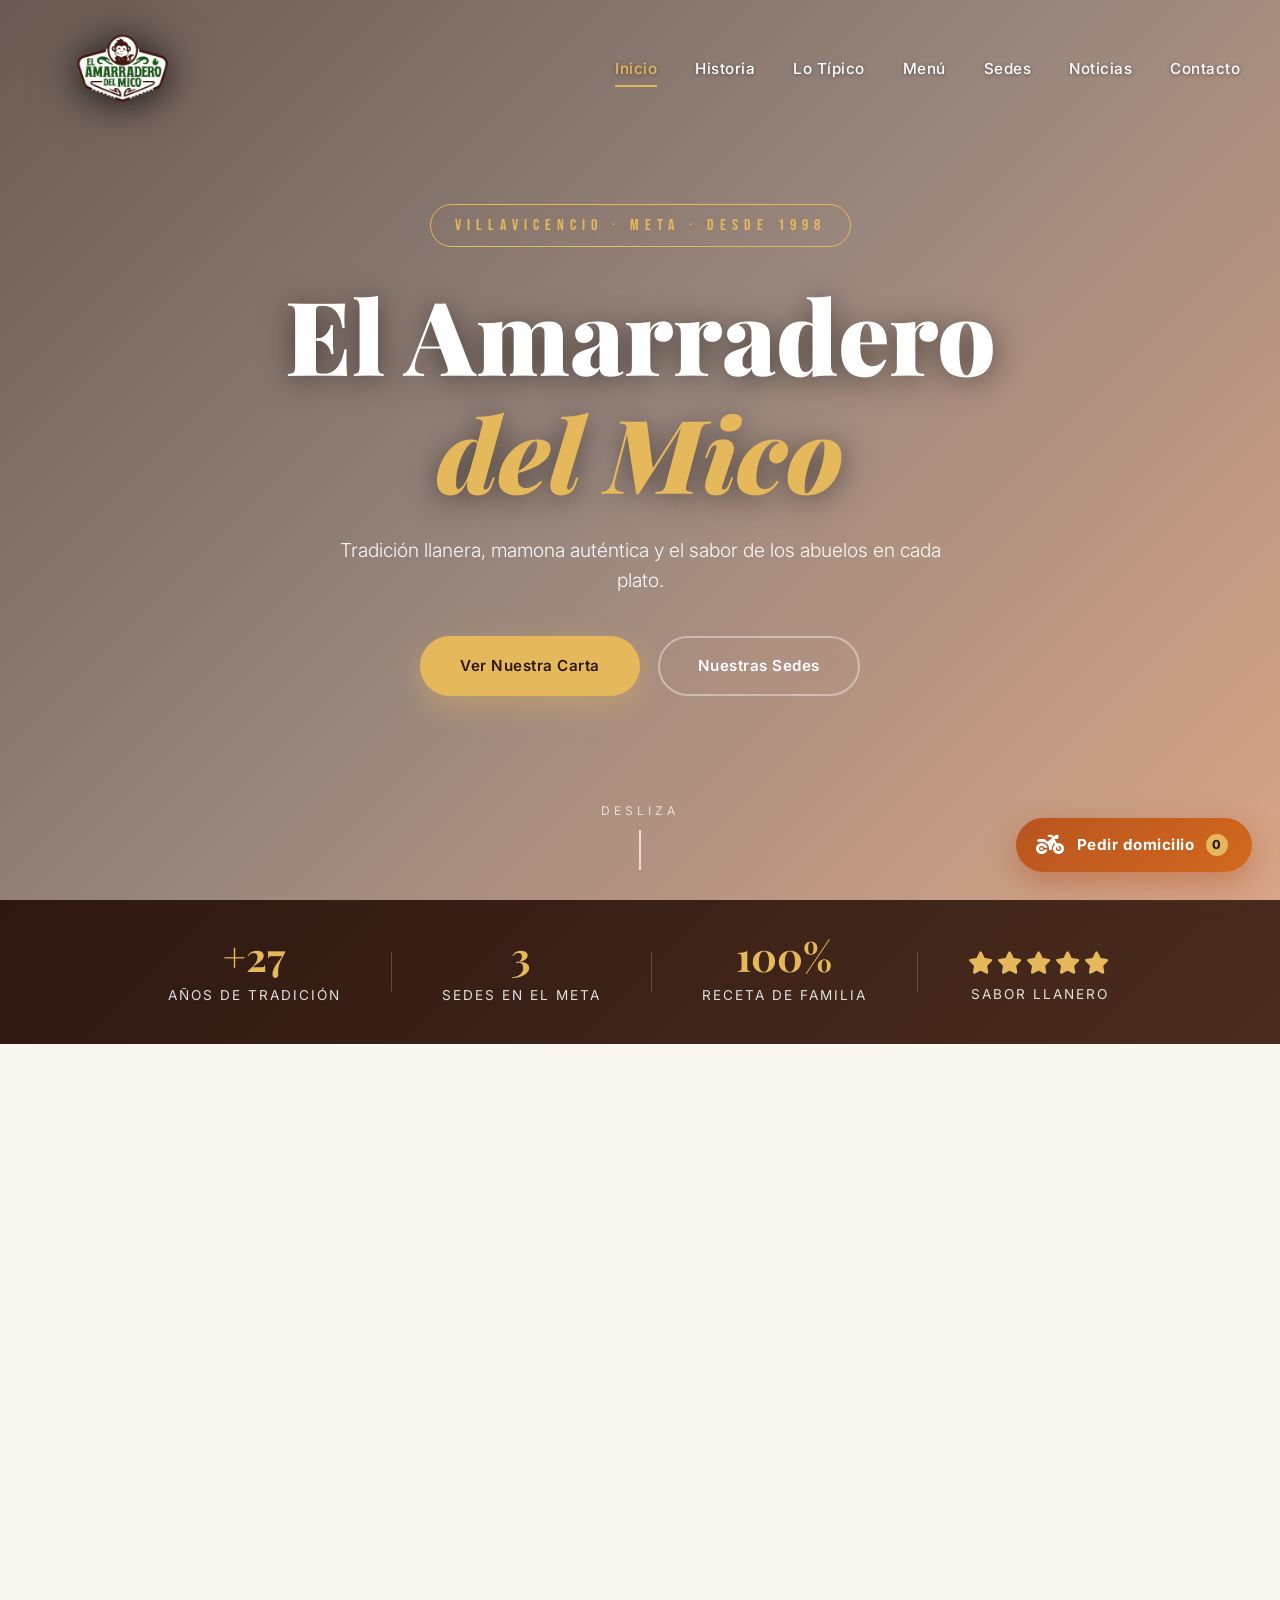
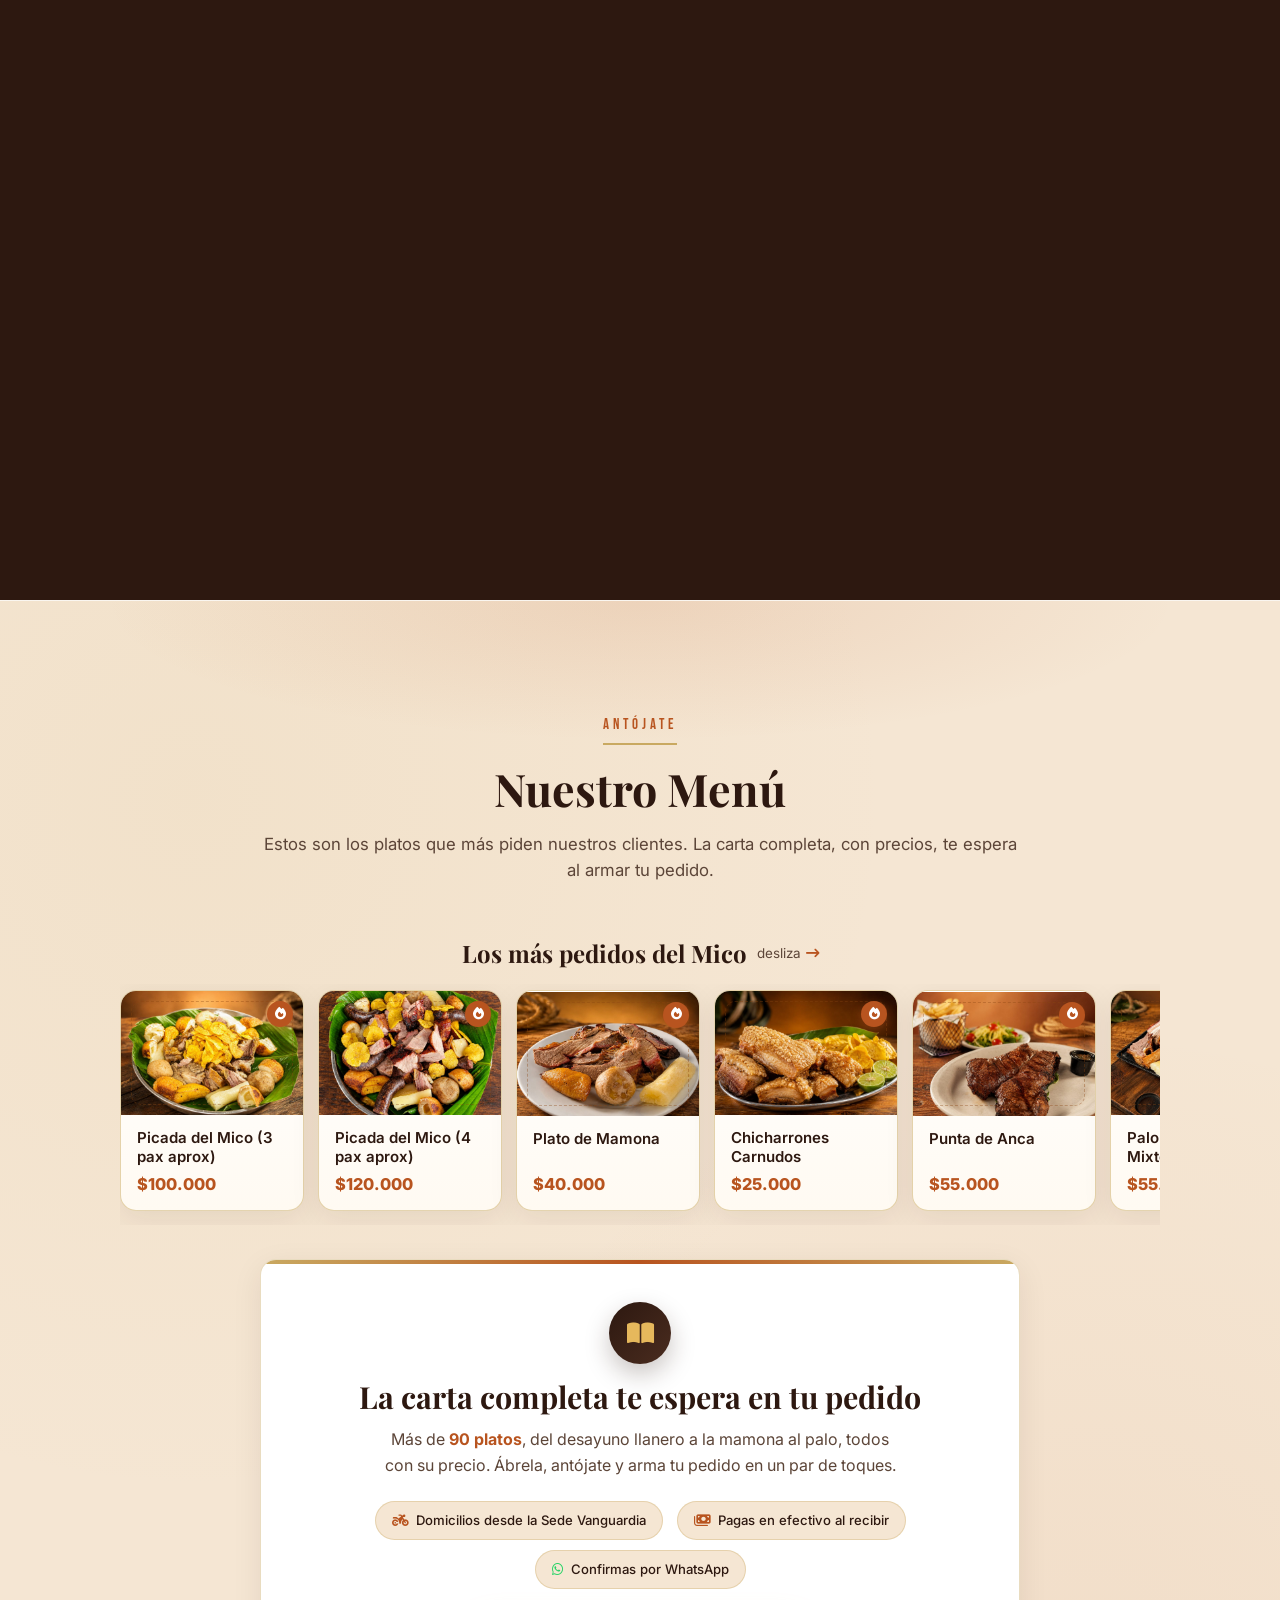
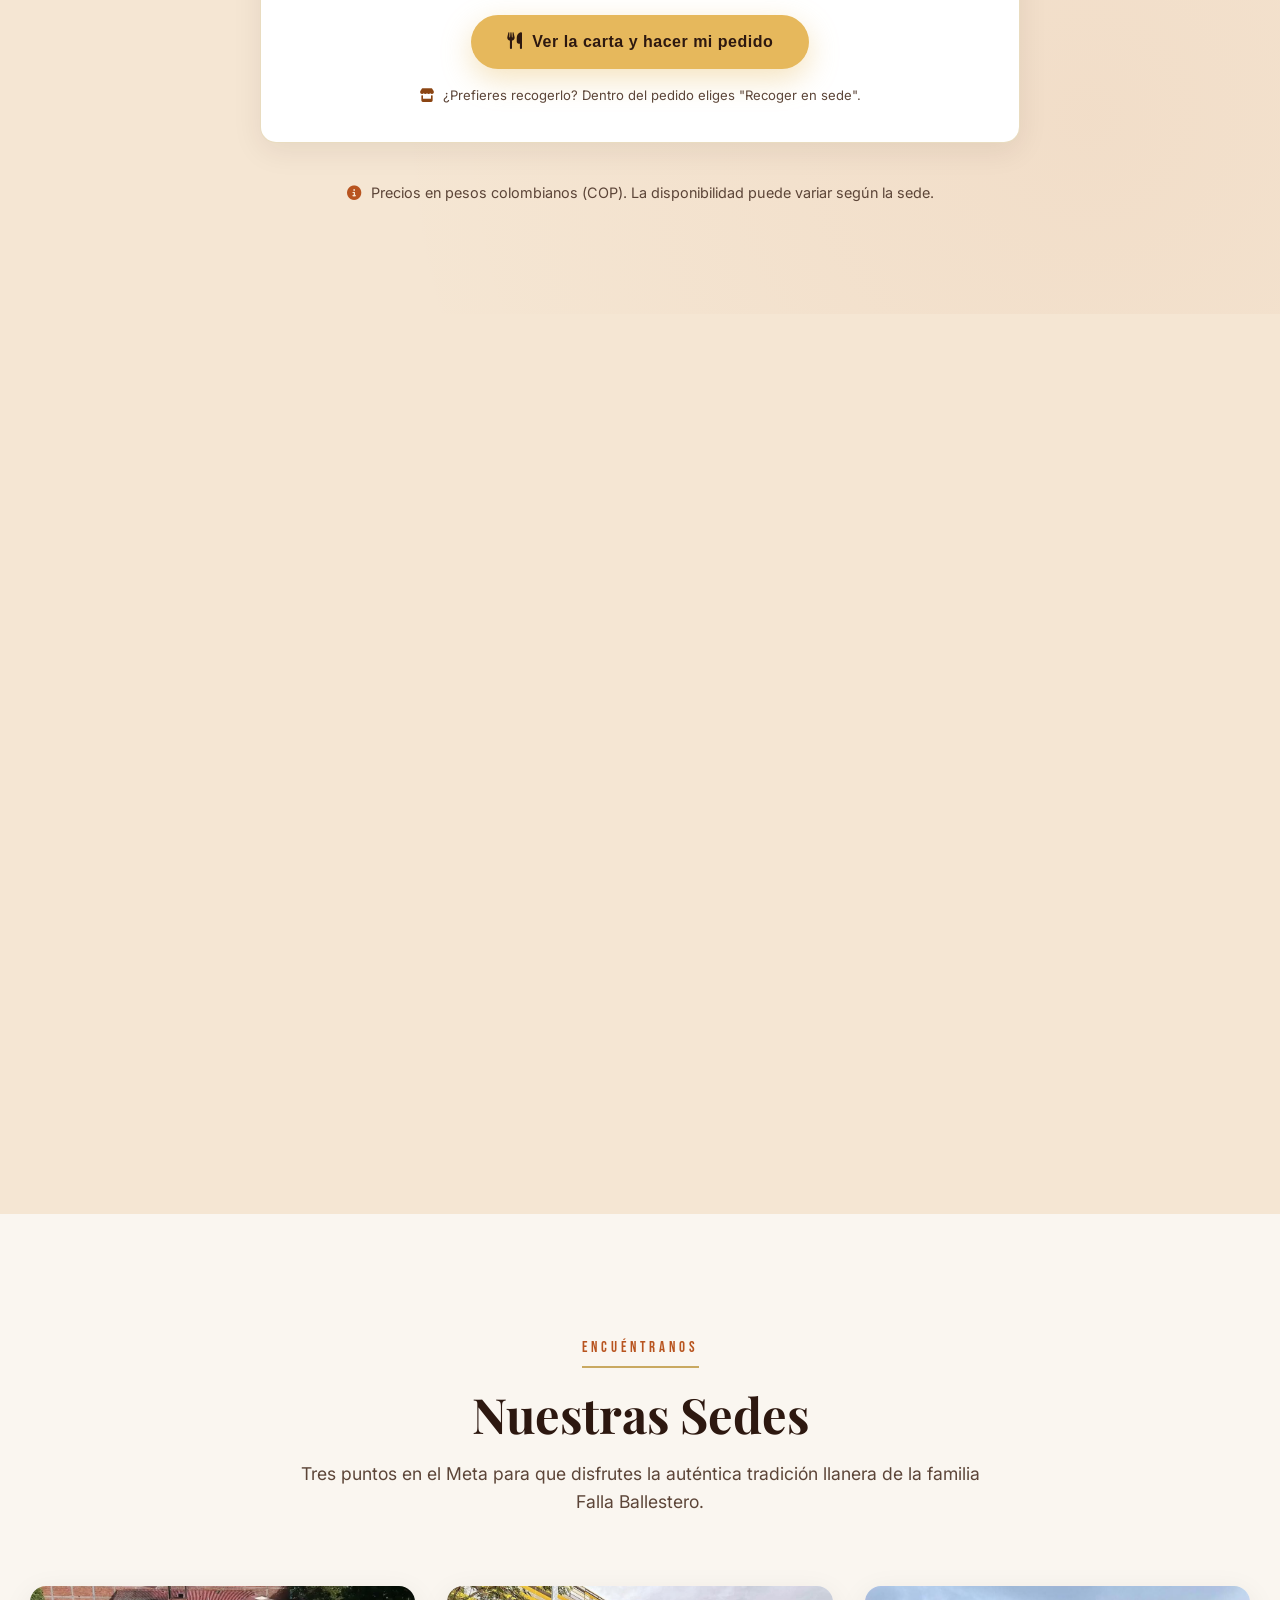
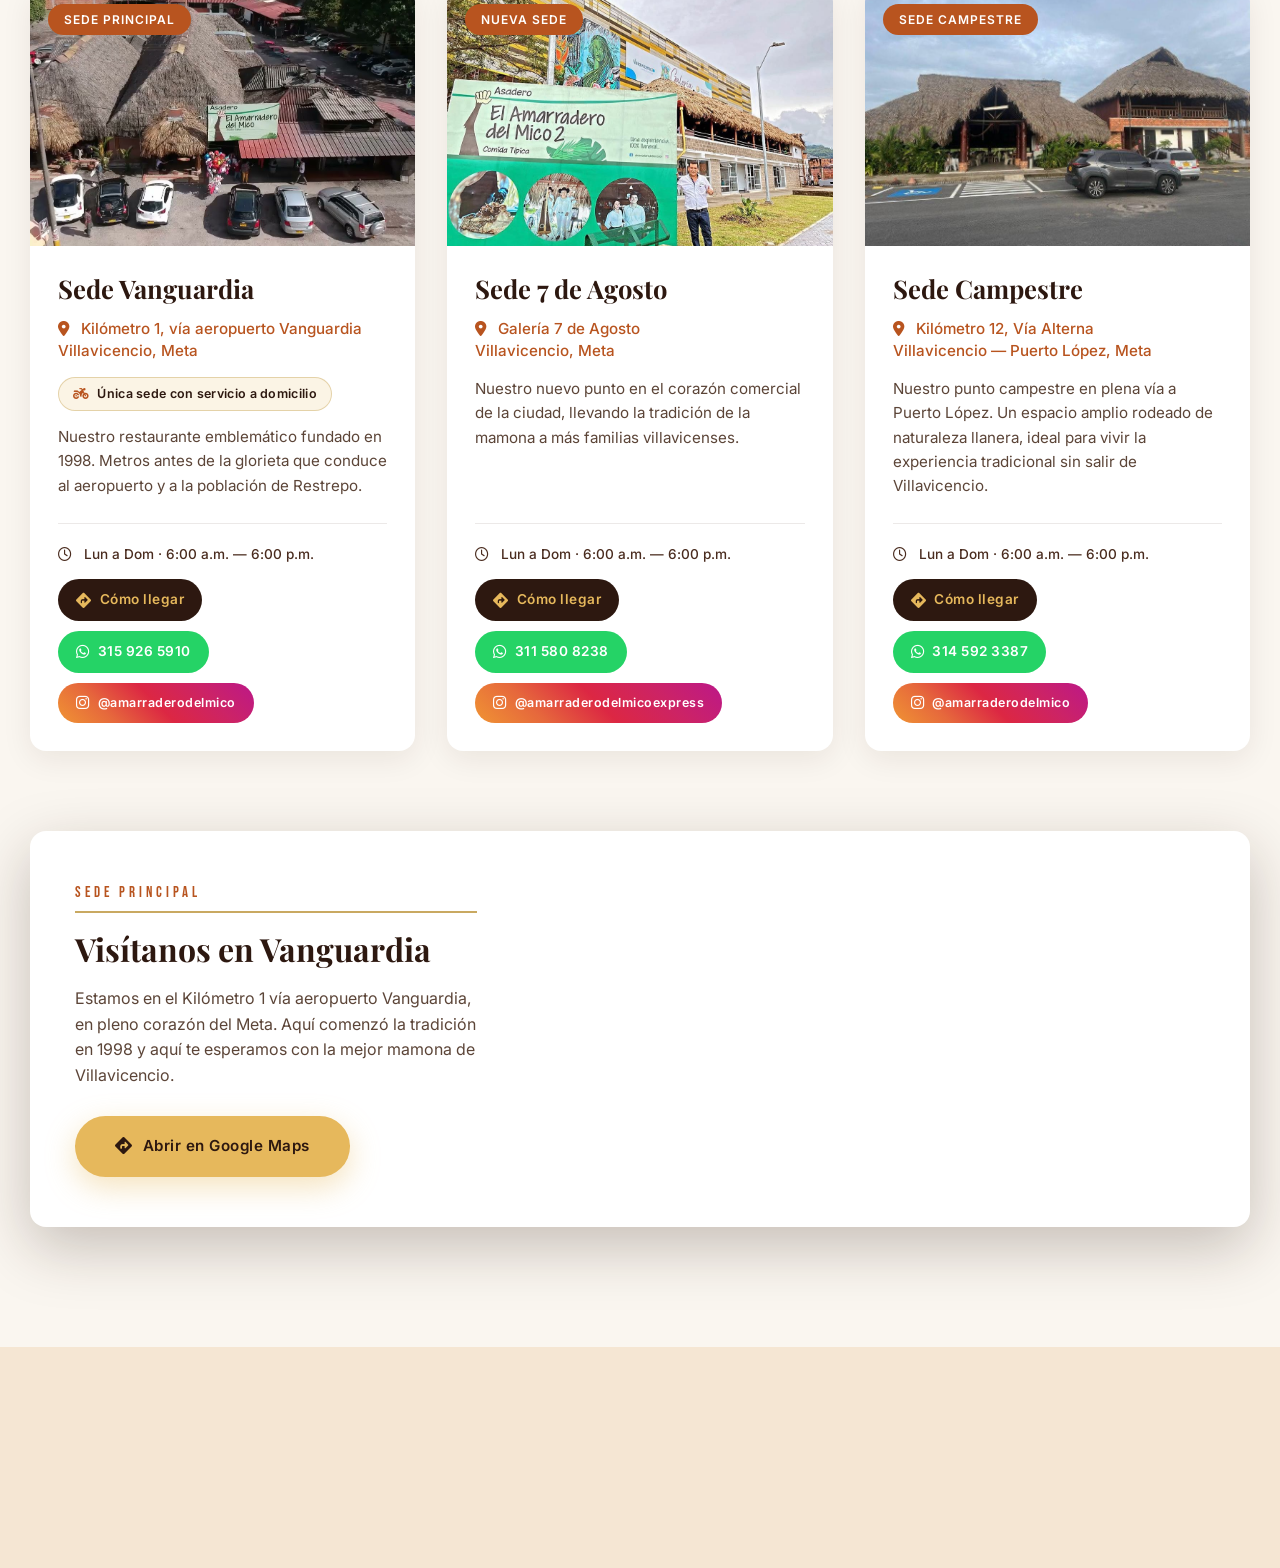
<file: index.html>
<!DOCTYPE html>
<html lang="es">
<head>
    <meta charset="UTF-8">
    <meta name="viewport" content="width=device-width, initial-scale=1.0">
    <meta name="description" content="El Amarradero del Mico - Restaurante folclórico llanero en Villavicencio. Mamona, carne a la llanera y tradición desde 1998.">
    <title>El Amarradero del Mico — Sabor Llanero desde 1998</title>
    <link rel="canonical" href="__SITE_URL__/">

    <!-- Open Graph (WhatsApp, Facebook, Instagram) -->
    <meta property="og:type" content="restaurant">
    <meta property="og:title" content="El Amarradero del Mico — Sabor Llanero desde 1998">
    <meta property="og:description" content="Restaurante folclórico llanero en Villavicencio. Mamona, carne a la llanera y tradición desde 1998. Pide a domicilio.">
    <meta property="og:url" content="__SITE_URL__/">
    <meta property="og:image" content="__SITE_URL__/statics/img/principal2.jpg">
    <meta property="og:locale" content="es_CO">
    <meta property="og:site_name" content="El Amarradero del Mico">

    <!-- Twitter Card -->
    <meta name="twitter:card" content="summary_large_image">
    <meta name="twitter:title" content="El Amarradero del Mico — Sabor Llanero desde 1998">
    <meta name="twitter:description" content="Restaurante folclórico llanero en Villavicencio. Mamona, carne a la llanera y tradición desde 1998.">
    <meta name="twitter:image" content="__SITE_URL__/statics/img/principal2.jpg">
    <link rel="icon" type="image/png" sizes="32x32" href="statics/logodelmico.png">
    <link rel="icon" type="image/png" sizes="192x192" href="statics/logodelmico.png">
    <link rel="apple-touch-icon" href="statics/logodelmico.png">
    <meta name="theme-color" content="#4A2C1F">
    <link rel="preconnect" href="https://fonts.googleapis.com">
    <link rel="preconnect" href="https://fonts.gstatic.com" crossorigin>
    <link rel="preconnect" href="https://res.cloudinary.com" crossorigin>
    <link rel="preconnect" href="https://cdnjs.cloudflare.com" crossorigin>
    <link rel="dns-prefetch" href="https://unpkg.com">
    <link href="https://fonts.googleapis.com/css2?family=Playfair+Display:wght@600;700;900&family=Bebas+Neue&family=Inter:wght@300;400;500;600;700;800&display=swap" rel="stylesheet">
    <link rel="stylesheet" href="https://cdnjs.cloudflare.com/ajax/libs/font-awesome/6.5.1/css/all.min.css">
    <link rel="stylesheet" href="styles.css?v=20261002a">

    <!-- Datos estructurados para Google (rich results de restaurante) -->
    <script type="application/ld+json">
    {
        "@context": "https://schema.org",
        "@type": "Restaurant",
        "name": "El Amarradero del Mico",
        "url": "__SITE_URL__/",
        "image": "__SITE_URL__/statics/img/principal2.jpg",
        "logo": "__SITE_URL__/statics/logodelmico.png",
        "telephone": "+57 315 926 5910",
        "servesCuisine": ["Comida llanera", "Carne a la llanera", "Mamona"],
        "priceRange": "$$",
        "foundingDate": "1998",
        "address": {
            "@type": "PostalAddress",
            "streetAddress": "Kilómetro 1 vía aeropuerto Vanguardia",
            "addressLocality": "Villavicencio",
            "addressRegion": "Meta",
            "addressCountry": "CO"
        },
        "geo": {
            "@type": "GeoCoordinates",
            "latitude": 4.1659871,
            "longitude": -73.6235892
        },
        "hasMap": "https://www.google.com/maps/place/EL+AMARRADERO+DEL+MICO/@4.1659871,-73.6235892,17z"
    }
    </script>
</head>
<body class="loading">

    <!-- ============= SCROLL PROGRESS BAR ============= -->
    <div class="scroll-progress" id="scrollProgress"></div>

    <!-- ============= FAB DOMICILIO ============= -->
    <button class="fab-delivery" id="fabDelivery" aria-label="Pedir domicilio">
        <i class="fa-solid fa-motorcycle"></i>
        <span class="fab-text">Pedir domicilio</span>
        <span class="fab-count" id="fabCount" hidden>0</span>
    </button>

    <!-- ============= DELIVERY MODAL ============= -->
    <div class="delivery-modal" id="deliveryModal" aria-hidden="true">
        <div class="delivery-backdrop" data-close-delivery></div>

        <div class="delivery-panel">
            <!-- HEADER -->
            <header class="delivery-header">
                <div class="delivery-header-info">
                    <h2><i class="fa-solid fa-utensils"></i> Tu Pedido</h2>
                    <p>Domicilios solo desde la <strong>Sede Principal Vanguardia</strong> · Villavicencio</p>
                </div>
                <button class="delivery-close" data-close-delivery aria-label="Cerrar">
                    <i class="fa-solid fa-xmark"></i>
                </button>
            </header>

            <!-- TIPO DE PEDIDO TOGGLE -->
            <div class="order-type-toggle" id="orderTypeToggle">
                <button type="button" class="order-type-btn active" data-order-type="delivery">
                    <i class="fa-solid fa-motorcycle"></i>
                    <span>A Domicilio</span>
                    <small>Entregamos en tu dirección</small>
                </button>
                <button type="button" class="order-type-btn" data-order-type="pickup">
                    <i class="fa-solid fa-store"></i>
                    <span>Recoger en sede</span>
                    <small>Pasas por tu pedido</small>
                </button>
            </div>

            <!-- BODY: MENU + CART -->
            <div class="delivery-body" id="deliveryBody">
                <!-- MENU -->
                <div class="delivery-menu" id="deliveryMenu">
                    <!-- Generado por JS -->
                </div>

                <!-- CART -->
                <aside class="delivery-cart" id="deliveryCart">
                    <div class="cart-header">
                        <h3><i class="fa-solid fa-bag-shopping"></i> Tu pedido</h3>
                        <button class="cart-close-mobile" id="cartCloseMobile" aria-label="Cerrar carrito">
                            <i class="fa-solid fa-xmark"></i>
                        </button>
                    </div>
                    <div class="cart-items" id="cartItems">
                        <p class="cart-empty">Aún no has agregado nada. Selecciona platos del menú para empezar.</p>
                    </div>
                    <div class="cart-totals" id="cartTotals" hidden>
                        <div class="cart-row"><span>Subtotal</span><strong id="cartSubtotal">$0</strong></div>
                        <div class="cart-row"><span>Domicilio</span><strong id="cartDelivery">Se cuadra aparte</strong></div>
                        <div class="cart-row cart-total"><span>Total productos</span><strong id="cartTotal">$0</strong></div>
                        <button class="btn btn-primary cart-checkout" id="cartCheckout">
                            <i class="fa-solid fa-arrow-right"></i> Continuar al pedido
                        </button>
                    </div>
                </aside>

                <!-- BARRA STICKY MOBILE (visible solo en mobile con items en carrito) -->
                <button class="mobile-cart-bar" id="mobileCartBar" hidden>
                    <span class="bar-count"><span id="barCount">0</span></span>
                    <span class="bar-label">Ver mi pedido</span>
                    <span class="bar-total" id="barTotal">$0</span>
                </button>

                <!-- Backdrop carrito mobile -->
                <div class="cart-backdrop" id="cartBackdrop"></div>
            </div>

            <!-- CHECKOUT FORM (Rappi-style) -->
            <div class="delivery-checkout rappi-style" id="deliveryCheckout" hidden>
                <header class="checkout-topbar">
                    <button class="checkout-back-icon" id="checkoutBack" aria-label="Volver">
                        <i class="fa-solid fa-arrow-left"></i>
                    </button>
                    <h2>Terminar y pagar</h2>
                </header>

                <form class="checkout-form" id="checkoutForm">

                    <!-- MAPA + DIRECCION (solo domicilio) -->
                    <div class="checkout-card map-card delivery-only-fields" id="deliveryOnlyFields">
                        <div class="map-wrap">
                            <div class="map-container" id="mapContainer"></div>
                            <button type="button" class="adjust-pin-btn" id="btnLocate">
                                <i class="fa-solid fa-location-crosshairs"></i> Ajustar punto de entrega
                            </button>
                        </div>
                        <p class="map-coords" id="mapCoords" hidden></p>
                        <p class="map-privacy">
                            <i class="fa-solid fa-lock"></i>
                            Tu ubicación es opcional y solo se usa para la entrega de este pedido.
                            <a href="#" class="legal-link" data-open-legal="legal-ubicacion">Más información</a>
                        </p>

                        <div class="checkout-row address-row">
                            <div class="row-icon"><i class="fa-solid fa-location-dot"></i></div>
                            <div class="row-content">
                                <label class="row-label">Dirección de entrega</label>
                                <input type="text" name="direccion" id="addressInput" placeholder="Ej: Calle 12 # 45-67, Barrio La Esperanza">
                            </div>
                            <i class="fa-solid fa-chevron-right row-chevron"></i>
                        </div>
                    </div>

                    <!-- PICKUP INFO (solo pickup) -->
                    <div class="pickup-info full" id="pickupInfo" hidden>
                        <div class="pickup-icon"><i class="fa-solid fa-store"></i></div>
                        <h4>Recoges en Sede Vanguardia</h4>
                        <p class="pickup-address"><i class="fa-solid fa-location-dot"></i> Kilómetro 1, vía aeropuerto Vanguardia<br>Villavicencio, Meta</p>
                        <p class="pickup-time"><i class="fa-regular fa-clock"></i> Tu pedido estará listo en <strong>25 a 35 minutos</strong> aprox.</p>
                        <a href="https://www.google.com/maps/place/EL+AMARRADERO+DEL+MICO/@4.1659871,-73.6235892,17z" target="_blank" rel="noopener" class="pickup-map-link">
                            <i class="fa-solid fa-diamond-turn-right"></i> Ver cómo llegar a la sede
                        </a>
                    </div>

                    <!-- DETALLES ADICIONALES -->
                    <div class="checkout-card">
                        <div class="checkout-row">
                            <div class="row-icon"><i class="fa-solid fa-clipboard-list"></i></div>
                            <div class="row-content">
                                <label class="row-label">Detalles</label>
                                <textarea name="notas" rows="2" placeholder="Apartamento 302, sin cebolla, dejar en portería..."></textarea>
                            </div>
                        </div>
                    </div>

                    <!-- TUS DATOS -->
                    <div class="checkout-card">
                        <div class="checkout-row">
                            <div class="row-icon"><i class="fa-solid fa-user"></i></div>
                            <div class="row-content">
                                <label class="row-label">Nombre completo</label>
                                <input type="text" name="nombre" placeholder="¿Cómo te llamas?" required>
                            </div>
                        </div>
                        <div class="checkout-row row-divider">
                            <div class="row-icon"><i class="fa-solid fa-phone"></i></div>
                            <div class="row-content">
                                <label class="row-label">Teléfono de contacto</label>
                                <input type="tel" name="telefono" placeholder="Ej: 320 858 3991" required inputmode="tel" pattern="[0-9+()\s-]{7,17}" title="Escribe un número de celular válido, ej: 320 858 3991">
                            </div>
                        </div>
                    </div>

                    <!-- METODO DE PAGO -->
                    <div class="checkout-card payment-card">
                        <h4 class="card-title"><i class="fa-solid fa-credit-card"></i> Método de pago</h4>
                        <div class="payment-options payment-grid" id="paymentOptions">
                            <label class="payment-option active">
                                <input type="radio" name="metodo_pago" value="efectivo" checked>
                                <div class="payment-icon cash"><i class="fa-solid fa-money-bills"></i></div>
                                <div class="payment-text">
                                    <strong>Efectivo</strong>
                                    <span>Paga al recibir</span>
                                </div>
                                <span class="payment-badge"><i class="fa-solid fa-check"></i></span>
                            </label>
                            <!-- Pago con Wompi deshabilitado temporalmente. Para reactivarlo, descomentar este bloque.
                            <label class="payment-option">
                                <input type="radio" name="metodo_pago" value="pse">
                                <div class="payment-icon pse"><i class="fa-solid fa-building-columns"></i></div>
                                <div class="payment-text">
                                    <strong>Wompi</strong>
                                    <span>PSE, tarjeta o Nequi</span>
                                </div>
                                <span class="payment-badge"><i class="fa-solid fa-check"></i></span>
                            </label>
                            -->
                        </div>
                        <p class="payment-note">
                            <i class="fa-solid fa-circle-info"></i>
                            Por ahora recibimos <strong>pago en efectivo</strong> al momento de la entrega. Pronto habilitaremos pagos en línea.
                        </p>
                        <div class="payment-extra" id="paymentExtra">
                            <label class="row-label-sm">¿Con cuánto vas a pagar? (opcional)</label>
                            <input type="text" name="paga_con" placeholder="Ej: $100.000 — para alistar el cambio">
                        </div>
                        <div class="payment-info" id="paymentInfo" hidden>
                            <i class="fa-solid fa-circle-info"></i>
                            <span id="paymentInfoText"></span>
                        </div>
                    </div>

                    <!-- RESUMEN DEL PEDIDO -->
                    <div class="checkout-summary">
                        <h4>Resumen del pedido</h4>
                        <div id="checkoutSummary"></div>
                        <div class="cart-row cart-total"><span>Total productos</span><strong id="checkoutTotal">$0</strong></div>
                    </div>

                    <div class="confirm-bar">
                        <button type="submit" class="btn btn-confirm" id="confirmBtn">
                            <span class="confirm-icon"><i class="fa-solid fa-lock"></i></span>
                            <span class="confirm-content">
                                <span class="confirm-label" id="confirmLabel">Confirmar pedido</span>
                                <span class="confirm-total" id="confirmTotal">$0</span>
                            </span>
                            <span class="confirm-arrow"><i class="fa-solid fa-arrow-right"></i></span>
                            <span class="confirm-spinner" hidden><i class="fa-solid fa-circle-notch fa-spin"></i></span>
                        </button>
                        <p class="confirm-note"><i class="fa-solid fa-shield-halved"></i> Pago 100% seguro · Datos protegidos</p>
                        <p class="confirm-legal">Al confirmar aceptas los <a href="#" class="legal-link" data-open-legal>Términos del servicio</a> y el <a href="#" class="legal-link" data-open-legal="legal-datos">tratamiento de tus datos</a>.</p>
                    </div>
                </form>
            </div>

            <!-- PANTALLA DE ÉXITO (tras enviar el pedido) -->
            <div class="delivery-success" id="deliverySuccess" hidden>
                <div class="success-check"><i class="fa-solid fa-circle-check"></i></div>
                <h2 class="success-title">¡Pedido enviado!</h2>
                <p class="success-order" id="successOrder" hidden>N.º de pedido <strong id="successOrderNum">#—</strong></p>
                <p class="success-text" id="successText">
                    Terminamos de confirmar tu pedido por <strong>WhatsApp</strong> con la sede.
                    Si WhatsApp no se abrió solo, toca el botón de abajo.
                </p>
                <a class="btn btn-wa-success" id="successWa" href="#" target="_blank" rel="noopener">
                    <i class="fa-brands fa-whatsapp"></i> Abrir WhatsApp
                </a>
                <button type="button" class="btn-again" id="successAgain">
                    <i class="fa-solid fa-rotate-left"></i> Hacer otro pedido
                </button>
            </div>
        </div>
    </div>

    <!-- ============= TERMINOS Y CONDICIONES / PRIVACIDAD ============= -->
    <div class="legal-modal" id="legalModal" aria-hidden="true" role="dialog" aria-labelledby="legalTitle">
        <div class="legal-backdrop" data-close-legal></div>
        <div class="legal-panel">
            <header class="legal-header">
                <h2 id="legalTitle"><i class="fa-solid fa-file-contract"></i> Términos, Condiciones y Privacidad</h2>
                <button class="legal-close" data-close-legal aria-label="Cerrar">
                    <i class="fa-solid fa-xmark"></i>
                </button>
            </header>
            <div class="legal-body" id="legalBody">

                <p class="legal-intro">Estos términos aplican al servicio de <strong>pedidos a domicilio y para recoger</strong> realizados a través de este sitio web de <strong>El Amarradero del Mico</strong> (familia Falla Ballestero), Villavicencio, Meta, Colombia. Al confirmar un pedido aceptas estas condiciones.</p>

                <section class="legal-section">
                    <h3><i class="fa-solid fa-motorcycle"></i> 1. El servicio a domicilio</h3>
                    <ul>
                        <li>El servicio a domicilio lo presta <strong>únicamente nuestra Sede Principal (Vanguardia)</strong>. Las demás sedes no manejan domicilios. Los pedidos hechos en este sitio se gestionan desde esa sede y se confirman por <strong>WhatsApp</strong>.</li>
                        <li>El restaurante <strong>te gestiona el domiciliario</strong> para llevar tu pedido; el servicio de transporte es independiente del valor de los productos.</li>
                        <li>La cobertura es Villavicencio y sus alrededores, según la distancia a la Sede Vanguardia. Horario: lunes a domingo, 6:00 a.m. a 6:00 p.m.</li>
                        <li>El pedido se entiende <strong>aceptado únicamente cuando la sede lo confirma por WhatsApp</strong>. Hasta entonces no existe obligación de entrega.</li>
                        <li>La disponibilidad de los platos puede variar según la sede y la hora del día.</li>
                    </ul>
                </section>

                <section class="legal-section">
                    <h3><i class="fa-solid fa-hand-holding-dollar"></i> 2. Precios y costo del domicilio</h3>
                    <ul>
                        <li>Los precios están en pesos colombianos (COP) y pueden cambiar sin previo aviso.</li>
                        <li>El total mostrado en línea y lo que pagas al restaurante corresponde <strong>únicamente a los productos</strong>.</li>
                        <li>El <strong>valor del domicilio es aparte</strong> y no está incluido en ese total: lo <strong>cuadras directamente con el domiciliario cuando te lleve el pedido</strong>, según la distancia del punto de entrega. Nosotros gestionamos el domiciliario, pero ese valor se paga por aparte a él.</li>
                        <li>Si tienes dudas sobre el valor aproximado del domicilio para tu zona, puedes preguntarlo por WhatsApp a la sede antes de que despachemos tu pedido.</li>
                    </ul>
                </section>

                <section class="legal-section">
                    <h3><i class="fa-solid fa-credit-card"></i> 3. Pagos</h3>
                    <ul>
                        <li>Por el momento el único método de pago disponible es el <strong>pago en efectivo contra entrega</strong>: pagas los productos al domiciliario al recibir tu pedido (o en la sede si eliges recoger).</li>
                        <li>El campo "¿con cuánto vas a pagar?" es opcional y solo se usa para alistar tu cambio.</li>
                        <li>El valor del domicilio se paga <strong>por aparte al domiciliario en el momento de la entrega</strong>; es independiente de lo que pagas por los productos.</li>
                        <li>Los pagos electrónicos (PSE, tarjeta, Nequi) están <strong>temporalmente deshabilitados</strong>; cuando se habiliten, se procesarán en una plataforma de pagos segura y el restaurante no recibirá ni almacenará datos bancarios.</li>
                    </ul>
                </section>

                <section class="legal-section">
                    <h3><i class="fa-solid fa-box"></i> 4. Entrega, cambios y cancelaciones</h3>
                    <ul>
                        <li>Es tu responsabilidad indicar una <strong>dirección y teléfono correctos</strong>. Si el domiciliario no logra ubicarte, la sede intentará contactarte por teléfono o WhatsApp.</li>
                        <li>Los tiempos de entrega son estimados y pueden variar por clima, tráfico o demanda. Los pedidos para recoger suelen estar listos en 25 a 35 minutos.</li>
                        <li>Para cambios o cancelaciones escribe cuanto antes al WhatsApp de la sede. Si el pedido ya está en preparación o fue despachado, puede no ser posible cancelarlo.</li>
                        <li>Si recibes un producto equivocado o en mal estado, repórtalo de inmediato por WhatsApp para darte solución.</li>
                    </ul>
                </section>

                <section class="legal-section" id="legal-datos">
                    <h3><i class="fa-solid fa-shield-halved"></i> 5. Tratamiento de datos personales</h3>
                    <p>Conforme a la <strong>Ley 1581 de 2012</strong> y el Decreto 1377 de 2013 (Colombia), El Amarradero del Mico actúa como responsable del tratamiento de los datos que suministras al hacer tu pedido:</p>
                    <ul>
                        <li><strong>Datos que recogemos:</strong> nombre, teléfono, dirección de entrega, notas del pedido, ubicación aproximada (solo si decides compartirla), detalle del pedido y método de pago elegido.</li>
                        <li><strong>Para qué los usamos:</strong> gestionar, preparar, cobrar y entregar tu pedido; contactarte sobre su estado; y llevar un historial de pedidos que nos permita atenderte mejor.</li>
                        <li><strong>No vendemos tus datos.</strong> Solo se comparten con autoridades cuando la ley lo exija (y con la pasarela de pagos segura si en el futuro eliges un pago electrónico).</li>
                        <li><strong>Conservación:</strong> guardamos los datos el tiempo necesario para estas finalidades y las obligaciones legales del restaurante.</li>
                        <li><strong>Tus derechos:</strong> puedes conocer, actualizar, rectificar o suprimir tus datos, y revocar tu autorización, escribiendo a <a href="mailto:contacto@amarraderodelmico.com">contacto@amarraderodelmico.com</a> o al WhatsApp <a href="https://wa.me/573159265910" target="_blank" rel="noopener">315 926 5910</a>.</li>
                    </ul>
                </section>

                <section class="legal-section" id="legal-ubicacion">
                    <h3><i class="fa-solid fa-location-dot"></i> 6. Uso de tu ubicación (GPS)</h3>
                    <ul>
                        <li>Compartir tu ubicación es <strong>totalmente opcional</strong>: solo ocurre si aceptas el permiso que pide tu navegador, y siempre puedes escribir la dirección manualmente.</li>
                        <li>La ubicación se usa <strong>únicamente</strong> para fijar el punto de entrega en el mapa y coordinar el valor del domicilio. <strong>No te rastreamos</strong> en segundo plano ni después de cerrar la página.</li>
                        <li>Para convertir tus coordenadas en una dirección legible usamos el servicio de mapas <strong>OpenStreetMap (Nominatim)</strong>; tus coordenadas se envían a ese servicio solo con ese fin.</li>
                        <li>Las coordenadas del punto de entrega se guardan junto con el pedido para que el domiciliario pueda ubicarte.</li>
                    </ul>
                </section>

                <section class="legal-section">
                    <h3><i class="fa-solid fa-circle-check"></i> 7. Aceptación y contacto</h3>
                    <p>Al confirmar un pedido en este sitio declaras que leíste y aceptas estos términos y el tratamiento de tus datos aquí descrito. Para cualquier duda, reclamo o solicitud sobre tus datos: <a href="mailto:contacto@amarraderodelmico.com">contacto@amarraderodelmico.com</a> · WhatsApp <a href="https://wa.me/573159265910" target="_blank" rel="noopener">315 926 5910</a>.</p>
                    <p class="legal-updated">Última actualización: julio de 2026 · El Amarradero del Mico — Villavicencio, Meta, Colombia.</p>
                </section>

            </div>
        </div>
    </div>

    <!-- ============= LOADER ============= -->
    <div class="loader" id="loader">
        <div class="loader-content">
            <img src="statics/logodelmico.png" alt="El Amarradero del Mico" class="loader-logo">
            <div class="loader-bar-wrap">
                <div class="loader-bar" id="loaderBar"></div>
            </div>
            <p class="loader-text">Cargando tradición llanera</p>
        </div>
    </div>

    <!-- ============= NAVBAR ============= -->
    <header class="navbar" id="navbar">
        <div class="nav-backdrop" id="navBackdrop"></div>
        <div class="nav-container">
            <a href="#inicio" class="nav-logo">
                <img src="statics/logodelmico.png" alt="El Amarradero del Mico">
            </a>
            <nav class="nav-menu" id="navMenu" aria-label="Menú principal">
                <div class="nav-menu-head">
                    <img src="statics/logodelmico.png" alt="">
                    <div class="nav-menu-title">
                        <strong>El Amarradero del Mico</strong>
                        <span>Sabor llanero · Desde 1998</span>
                    </div>
                    <button type="button" class="nav-menu-close" id="navClose" aria-label="Cerrar menú">
                        <i class="fa-solid fa-xmark"></i>
                    </button>
                </div>
                <div class="nav-links">
                    <a href="#inicio"><i class="fa-solid fa-house"></i><span>Inicio</span></a>
                    <a href="#historia"><i class="fa-solid fa-book-open"></i><span>Historia</span></a>
                    <a href="#carta"><i class="fa-solid fa-fire"></i><span>Lo Típico</span></a>
                    <a href="#menu"><i class="fa-solid fa-utensils"></i><span>Menú</span></a>
                    <a href="#sedes"><i class="fa-solid fa-location-dot"></i><span>Sedes</span></a>
                    <a href="#noticias"><i class="fa-solid fa-newspaper"></i><span>Noticias</span></a>
                    <a href="#contacto"><i class="fa-solid fa-phone"></i><span>Contacto</span></a>
                </div>
                <div class="nav-menu-cta">
                    <button type="button" class="btn btn-primary nav-cta-delivery" data-open-delivery>
                        <i class="fa-solid fa-motorcycle"></i> Pedir a domicilio
                    </button>
                    <a class="nav-cta-wa" href="https://wa.me/573159265910" target="_blank" rel="noopener">
                        <i class="fa-brands fa-whatsapp"></i> Escríbenos por WhatsApp
                    </a>
                </div>
            </nav>
            <button class="nav-toggle" id="navToggle" aria-label="Abrir menú" aria-expanded="false" aria-controls="navMenu">
                <span></span><span></span><span></span>
            </button>
        </div>
    </header>

    <!-- ============= HERO ============= -->
    <section class="hero" id="inicio">
        <!-- disablepictureinpicture / disableremoteplayback quitan los botones que
             Chrome, Edge y Opera superponen al video (sacar video, enviar a TV). -->
        <video class="hero-video" id="heroVideo" autoplay muted loop playsinline
               disablepictureinpicture disableremoteplayback
               controlslist="nodownload noplaybackrate noremoteplayback nofullscreen">
            <source src="https://res.cloudinary.com/dxfgqsp8y/video/upload/q_auto,f_auto/videoherofinal_hbehbp.mp4" type="video/mp4">
        </video>
        <div class="hero-overlay"></div>
        <div class="hero-content">
            <span class="hero-tag">Villavicencio · Meta · Desde 1998</span>
            <h1 class="hero-title">El Amarradero<br><span>del Mico</span></h1>
            <p class="hero-subtitle">Tradición llanera, mamona auténtica y el sabor de los abuelos en cada plato.</p>
            <div class="hero-buttons">
                <a href="#menu" class="btn btn-primary">Ver Nuestra Carta</a>
                <a href="#sedes" class="btn btn-ghost">Nuestras Sedes</a>
            </div>
        </div>
        <div class="hero-scroll">
            <span>Desliza</span>
            <div class="scroll-line"></div>
        </div>
    </section>

    <!-- ============= TIRA DE VALORES ============= -->
    <section class="strip">
        <div class="strip-item">
            <span class="strip-num">+27</span>
            <span class="strip-label">Años de tradición</span>
        </div>
        <div class="strip-divider"></div>
        <div class="strip-item">
            <span class="strip-num">3</span>
            <span class="strip-label">Sedes en el Meta</span>
        </div>
        <div class="strip-divider"></div>
        <div class="strip-item">
            <span class="strip-num">100%</span>
            <span class="strip-label">Receta de familia</span>
        </div>
        <div class="strip-divider"></div>
        <div class="strip-item">
            <span class="strip-num strip-stars"><i class="fa-solid fa-star"></i><i class="fa-solid fa-star"></i><i class="fa-solid fa-star"></i><i class="fa-solid fa-star"></i><i class="fa-solid fa-star"></i></span>
            <span class="strip-label">Sabor llanero</span>
        </div>
    </section>

    <!-- ============= HISTORIA ============= -->
    <section class="historia" id="historia">
        <div class="historia-container">
            <div class="historia-img">
                <img src="statics/img/principal2.jpg" alt="Preparación de la mamona" loading="lazy" decoding="async">
                <div class="historia-badge">
                    <span>Fundado</span>
                    <strong>1998</strong>
                </div>
            </div>
            <div class="historia-text">
                <span class="section-tag">Nuestra Historia</span>
                <h2>Más de dos décadas exaltando la cultura llanera</h2>
                <p class="lead">Turistas y propios han visitado por más de dos décadas este establecimiento para degustar la <strong>mamona</strong>, ese plato típico de la región a base de carne de ternero que también hace parte de la tradición gastronómica de la familia <strong>Falla Ballestero</strong>.</p>
                <blockquote>
                    "Es una tradición de mis abuelos, quienes preparaban la mamona y le enseñaron a mi padre y a mis tíos. Por esa razón nuestra familia se ha dedicado a exaltar nuestra cultura por medio de este plato autóctono de los llanos."
                    <cite>— Angélica Falla, administradora e hija del fundador</cite>
                </blockquote>
                <p>Fundado en 1998 por <strong>Julio César Falla Ballestero</strong>, un llanero de corazón, comenzó como un pequeño establecimiento con estricto cuidado en la preparación de la carne, conservando la autenticidad de la receta que hoy nos consolida como un referente de la gastronomía típica.</p>
            </div>
        </div>
    </section>

    <!-- ============= CARTA / GALERIA ============= -->
    <section class="carta" id="carta">
        <div class="carta-header">
            <span class="section-tag light">Lo Típico</span>
            <h2>Sabores que cuentan la historia del llano</h2>
            <p>Cada plato es un viaje a la sabana: la mamona asada al palo, la mojarra fresca del río, el chicharrón crocante y la picada que acompaña toda buena conversación.</p>
        </div>

        <div class="carta-grid">
            <article class="dish dish-large">
                <img src="statics/img/comida4.jpg" alt="Carne de mamona asada al palo sobre brasa de leña" loading="lazy" decoding="async">
                <div class="dish-info">
                    <h3>Mamona al Palo</h3>
                    <p>Nuestro plato insignia: ternera asada al palo, lento sobre brasa de leña.</p>
                    <span class="dish-tag">Plato Insignia</span>
                </div>
            </article>
            <article class="dish">
                <img src="statics/img/comida2.jpg" alt="Mojarra del río con papa criolla y patacón" loading="lazy" decoding="async">
                <div class="dish-info">
                    <h3>Mojarra del Río</h3>
                    <p>Fresca del río, con papa criolla y patacón.</p>
                </div>
            </article>
            <article class="dish">
                <img src="statics/img/comida6.jpg" alt="Chicharrón carnudo y crocante" loading="lazy" decoding="async">
                <div class="dish-info">
                    <h3>Chicharrón Carnudo</h3>
                    <p>Crocante por fuera y bien carnudo por dentro.</p>
                </div>
            </article>
            <article class="dish">
                <img src="statics/img/comida.jpg" alt="Cortes de carne a la brasa en tabla" loading="lazy" decoding="async">
                <div class="dish-info">
                    <h3>Carnes a la Brasa</h3>
                    <p>Cortes jugosos asados sobre leña, como en la sabana.</p>
                </div>
            </article>
            <article class="dish">
                <img src="statics/img/comida5.jpg" alt="Bandeja de mariscos con camarón, mejillón y cangrejo" loading="lazy" decoding="async">
                <div class="dish-info">
                    <h3>Bandeja de Mariscos</h3>
                    <p>Camarón, mejillón y cangrejo: del mar al llano.</p>
                </div>
            </article>
            <article class="dish">
                <img src="statics/img/DDD.jpg" alt="Picada llanera surtida en hoja de plátano" loading="lazy" decoding="async">
                <div class="dish-info">
                    <h3>Picada del Mico</h3>
                    <p>Pa' compartir en familia: surtido de carnes, rellena, papa y plátano.</p>
                    <span class="dish-tag">Para Compartir</span>
                </div>
            </article>
        </div>
    </section>

    <!-- ============= MENU / CARTA COMPLETA ============= -->
    <section class="menu-full" id="menu">
        <div class="menu-full-header">
            <span class="section-tag">Antójate</span>
            <h2>Nuestro Menú</h2>
            <p>Estos son los platos que más piden nuestros clientes. La carta completa, con precios, te espera al armar tu pedido.</p>
        </div>
        <!-- La vitrina "Los más pedidos" la inserta el JS justo antes de esta invitación.
             La carta completa vive en el flujo de pedido (modal de domicilios). -->
        <div class="menu-invite" id="menuInvite">
            <div class="menu-invite-card">
                <span class="menu-invite-ic"><i class="fa-solid fa-book-open"></i></span>
                <h3>La carta completa te espera en tu pedido</h3>
                <p>Más de <strong>90 platos</strong>, del desayuno llanero a la mamona al palo, todos con su precio. Ábrela, antójate y arma tu pedido en un par de toques.</p>
                <ul class="menu-invite-perks">
                    <li><i class="fa-solid fa-motorcycle"></i> Domicilios desde la Sede Vanguardia</li>
                    <li><i class="fa-solid fa-money-bills"></i> Pagas en efectivo al recibir</li>
                    <li><i class="fa-brands fa-whatsapp"></i> Confirmas por WhatsApp</li>
                </ul>
                <button type="button" class="btn btn-primary menu-invite-cta" data-open-delivery>
                    <i class="fa-solid fa-utensils"></i> Ver la carta y hacer mi pedido
                </button>
                <p class="menu-invite-alt"><i class="fa-solid fa-store"></i> ¿Prefieres recogerlo? Dentro del pedido eliges "Recoger en sede".</p>
            </div>
        </div>
        <p class="menu-full-note">
            <i class="fa-solid fa-circle-info"></i>
            Precios en pesos colombianos (COP). La disponibilidad puede variar según la sede.
        </p>
    </section>

    <!-- ============= EXPERIENCIA / BANDA ============= -->
    <section class="experiencia">
        <div class="exp-img">
            <img src="statics/img/dos.jpg" alt="Ambiente folclórico llanero" loading="lazy" decoding="async">
        </div>
        <div class="exp-text">
            <span class="section-tag">La Experiencia</span>
            <h2>Más que un restaurante,<br>una vivencia llanera</h2>
            <p>Entre el aroma del fogón, el sonido del arpa, el cuatro y las maracas, en El Amarradero del Mico no solo comes: <strong>vives el llano</strong>. Cada visita es una celebración de nuestra identidad, de la hospitalidad llanera y del recio orgullo de ser de esta tierra.</p>
            <ul class="exp-list">
                <li><span><i class="fa-solid fa-music"></i></span> Música llanera en vivo</li>
                <li><span><i class="fa-solid fa-fire"></i></span> Mamona asada al palo a la vista</li>
                <li><span><i class="fa-solid fa-wheat-awn"></i></span> Ambiente tradicional folclórico</li>
                <li><span><i class="fa-solid fa-people-group"></i></span> Espacios para familias y grupos</li>
            </ul>
        </div>
    </section>

    <!-- ============= SEDES ============= -->
    <section class="sedes" id="sedes">
        <div class="sedes-header">
            <span class="section-tag">Encuéntranos</span>
            <h2>Nuestras Sedes</h2>
            <p>Tres puntos en el Meta para que disfrutes la auténtica tradición llanera de la familia Falla Ballestero.</p>
        </div>

        <div class="sedes-grid">

            <article class="sede-card">
                <div class="sede-img">
                    <img src="statics/localvanguardia.jpg" alt="Sede Vanguardia" loading="lazy" decoding="async">
                    <span class="sede-badge">Sede Principal</span>
                </div>
                <div class="sede-body">
                    <h3>Sede Vanguardia</h3>
                    <p class="sede-direccion"><i class="fa-solid fa-location-dot"></i> Kilómetro 1, vía aeropuerto Vanguardia<br>Villavicencio, Meta</p>
                    <p class="sede-domicilios"><i class="fa-solid fa-motorcycle"></i> Única sede con servicio a domicilio</p>
                    <p class="sede-info">Nuestro restaurante emblemático fundado en 1998. Metros antes de la glorieta que conduce al aeropuerto y a la población de Restrepo.</p>
                    <div class="sede-footer">
                        <span class="sede-hora"><i class="fa-regular fa-clock"></i> Lun a Dom · 6:00 a.m. — 6:00 p.m.</span>
                        <div class="sede-actions">
                            <a class="sede-link" href="https://www.google.com/maps/place/EL+AMARRADERO+DEL+MICO/@4.1659871,-73.6235892,17z/data=!4m6!3m5!1s0x8e3e2dbbfb4af99f:0x55e2b8428a188ed8!8m2!3d4.1659871!4d-73.6235892!16s%2Fg%2F11c5kkxc6c" target="_blank" rel="noopener"><i class="fa-solid fa-diamond-turn-right"></i> Cómo llegar</a>
                            <a class="sede-link sede-link-wa" href="https://wa.me/573159265910" target="_blank" rel="noopener" aria-label="WhatsApp sede principal Vanguardia"><i class="fa-brands fa-whatsapp"></i> 315 926 5910</a>
                            <a class="sede-link sede-link-ig" href="https://www.instagram.com/amarraderodelmico/" target="_blank" rel="noopener" aria-label="Instagram sede principal"><i class="fa-brands fa-instagram"></i> @amarraderodelmico</a>
                        </div>
                    </div>
                </div>
            </article>

            <article class="sede-card">
                <div class="sede-img">
                    <img src="statics/loxal7deagosto.jpg" alt="Sede 7 de Agosto" loading="lazy" decoding="async">
                    <span class="sede-badge">Nueva Sede</span>
                </div>
                <div class="sede-body">
                    <h3>Sede 7 de Agosto</h3>
                    <p class="sede-direccion"><i class="fa-solid fa-location-dot"></i> Galería 7 de Agosto<br>Villavicencio, Meta</p>
                    <p class="sede-info">Nuestro nuevo punto en el corazón comercial de la ciudad, llevando la tradición de la mamona a más familias villavicenses.</p>
                    <div class="sede-footer">
                        <span class="sede-hora"><i class="fa-regular fa-clock"></i> Lun a Dom · 6:00 a.m. — 6:00 p.m.</span>
                        <div class="sede-actions">
                            <a class="sede-link" href="https://www.google.com/maps/place/EL+AMARRADERO+DEL+MICO+EXPRESS/@4.14149614,-73.69070241,17z/data=!4m6!3m5!1s0x8e3e2d2e7e749c49:0x9c970fda49929d51!8m2!3d4.14149614!4d-73.69070241" target="_blank" rel="noopener"><i class="fa-solid fa-diamond-turn-right"></i> Cómo llegar</a>
                            <a class="sede-link sede-link-wa" href="https://wa.me/573115808238" target="_blank" rel="noopener" aria-label="WhatsApp sede 7 de Agosto"><i class="fa-brands fa-whatsapp"></i> 311 580 8238</a>
                            <a class="sede-link sede-link-ig" href="https://www.instagram.com/amarraderodelmicoexpress/" target="_blank" rel="noopener" aria-label="Instagram sede 7 de Agosto"><i class="fa-brands fa-instagram"></i> @amarraderodelmicoexpress</a>
                        </div>
                    </div>
                </div>
            </article>

            <article class="sede-card">
                <div class="sede-img">
                    <img src="statics/localpuertolopez.jpg" alt="Sede Campestre - Vía Puerto López" loading="lazy" decoding="async">
                    <span class="sede-badge">Sede Campestre</span>
                </div>
                <div class="sede-body">
                    <h3>Sede Campestre</h3>
                    <p class="sede-direccion"><i class="fa-solid fa-location-dot"></i> Kilómetro 12, Vía Alterna<br>Villavicencio — Puerto López, Meta</p>
                    <p class="sede-info">Nuestro punto campestre en plena vía a Puerto López. Un espacio amplio rodeado de naturaleza llanera, ideal para vivir la experiencia tradicional sin salir de Villavicencio.</p>
                    <div class="sede-footer">
                        <span class="sede-hora"><i class="fa-regular fa-clock"></i> Lun a Dom · 6:00 a.m. — 6:00 p.m.</span>
                        <div class="sede-actions">
                            <a class="sede-link" href="https://www.google.com/maps/place/EL+AMARRADERO+DEL+MICO+CAMPESTRE/@4.07921866,-73.53465103,17z/data=!4m6!3m5!1s0x8e3e29cddab28e81:0xa1ed75839f53cd32!8m2!3d4.07921866!4d-73.53465103" target="_blank" rel="noopener"><i class="fa-solid fa-diamond-turn-right"></i> Cómo llegar</a>
                            <a class="sede-link sede-link-wa" href="https://wa.me/573145923387" target="_blank" rel="noopener" aria-label="WhatsApp sede Campestre"><i class="fa-brands fa-whatsapp"></i> 314 592 3387</a>
                            <a class="sede-link sede-link-ig" href="https://www.instagram.com/amarraderodelmico/" target="_blank" rel="noopener" aria-label="Instagram sede Campestre"><i class="fa-brands fa-instagram"></i> @amarraderodelmico</a>
                        </div>
                    </div>
                </div>
            </article>

        </div>

        <!-- ============= MAPA SEDE PRINCIPAL ============= -->
        <div class="sede-map-wrap">
            <div class="sede-map-text">
                <span class="section-tag">Sede Principal</span>
                <h3>Visítanos en Vanguardia</h3>
                <p>Estamos en el Kilómetro 1 vía aeropuerto Vanguardia, en pleno corazón del Meta. Aquí comenzó la tradición en 1998 y aquí te esperamos con la mejor mamona de Villavicencio.</p>
                <a class="btn btn-primary" href="https://www.google.com/maps/place/EL+AMARRADERO+DEL+MICO/@4.1659871,-73.6235892,17z" target="_blank" rel="noopener"><i class="fa-solid fa-diamond-turn-right"></i> Abrir en Google Maps</a>
            </div>
            <div class="sede-map-frame">
                <iframe src="https://www.google.com/maps/embed?pb=!1m18!1m12!1m3!1d3979.2763362092587!2d-73.6235892!3d4.1659871!2m3!1f0!2f0!3f0!3m2!1i1024!2i768!4f13.1!3m3!1m2!1s0x8e3e2dbbfb4af99f%3A0x55e2b8428a188ed8!2sEL%20AMARRADERO%20DEL%20MICO%20restaurante%20asadero%20de%20carne%20mamona%20a%20la%20llanera%20Villavicencio!5e0!3m2!1ses-419!2sco!4v1779472420540!5m2!1ses-419!2sco" allowfullscreen loading="lazy" referrerpolicy="no-referrer-when-downgrade" title="Ubicación El Amarradero del Mico - Sede Vanguardia"></iframe>
            </div>
        </div>
    </section>

    <!-- ============= NOTICIAS / PRENSA ============= -->
    <section class="noticias" id="noticias">
        <div class="noticias-header">
            <span class="section-tag">En la Prensa</span>
            <h2>Hablan de nosotros</h2>
            <p>Más de dos décadas siendo referente de la cultura llanera. Estos son algunos medios donde han contado nuestra historia.</p>
        </div>

        <div class="noticias-grid">

            <article class="news-card">
                <a href="https://www.eltiempo.com/mas-contenido/a-don-julio-hay-bastante-que-aprenderle-3385910" target="_blank" rel="noopener" class="news-link">
                    <div class="news-img">
                        <img src="statics/noticias/noticia1.jpeg" alt="Don Julio César Falla Ballestero, fundador de El Amarradero del Mico" loading="lazy" decoding="async">
                        <span class="news-badge"><i class="fa-solid fa-newspaper"></i></span>
                    </div>
                    <div class="news-body">
                        <div class="news-meta">
                            <span class="news-source">El Tiempo</span>
                            <span class="news-date">Reportaje</span>
                        </div>
                        <h3>"A don Julio hay bastante que aprenderle"</h3>
                        <p>Un homenaje a Julio César Falla Ballestero, fundador de El Amarradero del Mico, y a la tradición llanera que ha construido durante más de dos décadas.</p>
                        <span class="news-read">Leer en El Tiempo <i class="fa-solid fa-arrow-right"></i></span>
                    </div>
                </a>
            </article>

            <article class="news-card">
                <a href="https://www.las2orillas.co/yo-naci-con-un-tenedor-y-un-cuchillo-historia-de-un-restaurante-insignia/" target="_blank" rel="noopener" class="news-link">
                    <div class="news-img">
                        <img src="statics/noticias/NOTICIA2.jpg" alt="El Amarradero del Mico en Las2Orillas" loading="lazy" decoding="async">
                        <span class="news-badge"><i class="fa-solid fa-newspaper"></i></span>
                    </div>
                    <div class="news-body">
                        <div class="news-meta">
                            <span class="news-source">Las2Orillas</span>
                            <span class="news-date">Crónica</span>
                        </div>
                        <h3>"Yo nací con un tenedor y un cuchillo": historia de un restaurante insignia</h3>
                        <p>La crónica de cómo El Amarradero del Mico se convirtió en un referente gastronómico del llano y un símbolo de la cultura villavicense.</p>
                        <span class="news-read">Leer en Las2Orillas <i class="fa-solid fa-arrow-right"></i></span>
                    </div>
                </a>
            </article>

            <article class="news-card">
                <a href="https://www.pulzo.com/vivir-bien/viajes-y-turismo/cuanto-vale-comer-restaurante-amarradero-mico-villavicencio-PP4196450" target="_blank" rel="noopener" class="news-link">
                    <div class="news-img">
                        <img src="statics/localvanguardia.jpg" alt="Local principal de El Amarradero del Mico en Vanguardia" loading="lazy" decoding="async">
                        <span class="news-badge"><i class="fa-solid fa-newspaper"></i></span>
                    </div>
                    <div class="news-body">
                        <div class="news-meta">
                            <span class="news-source">Pulzo</span>
                            <span class="news-date">Turismo</span>
                        </div>
                        <h3>¿Cuánto vale comer en el restaurante Amarradero del Mico en Villavicencio?</h3>
                        <p>Pulzo reseña la experiencia gastronómica del asadero llanero más reconocido del Meta y revela los precios de su mamona y platos típicos.</p>
                        <span class="news-read">Leer en Pulzo <i class="fa-solid fa-arrow-right"></i></span>
                    </div>
                </a>
            </article>

            <!-- Espacio reservado para mas articulos -->

        </div>
    </section>

    <!-- ============= CTA / RESERVAS ============= -->
    <section class="cta" id="contacto">
        <div class="cta-bg">
            <img src="statics/img/DDD.jpg" alt="" loading="lazy" decoding="async">
        </div>
        <div class="cta-content">
            <span class="section-tag light">Reservas y Eventos</span>
            <h2>Vive el llano con nosotros</h2>
            <p>Eventos familiares, empresariales, celebraciones especiales o simplemente un buen plato de mamona. Reserva tu mesa y déjanos atenderte como solo en El Amarradero del Mico sabemos hacerlo.</p>
            <div class="cta-buttons">
                <a href="https://wa.me/573159265910" target="_blank" rel="noopener" class="btn btn-primary"><i class="fa-brands fa-whatsapp"></i> WhatsApp</a>
                <a href="tel:+573159265910" class="btn btn-ghost"><i class="fa-solid fa-phone"></i> Llamar Ahora</a>
            </div>
        </div>
    </section>

    <!-- ============= FOOTER ============= -->
    <footer class="footer">
        <div class="footer-grid">
            <div class="footer-brand">
                <img src="statics/logodelmico.png" alt="El Amarradero del Mico">
                <p>Tradición llanera y sabor de familia desde 1998. Orgullosamente villavicense.</p>
            </div>
            <div class="footer-col">
                <h4>Navegación</h4>
                <a href="#inicio">Inicio</a>
                <a href="#historia">Historia</a>
                <a href="#carta">Lo Típico</a>
                <a href="#menu">Menú</a>
                <a href="#sedes">Sedes</a>
            </div>
            <div class="footer-col">
                <h4>Contacto</h4>
                <p><i class="fa-solid fa-location-dot"></i> Km 1 vía aeropuerto Vanguardia</p>
                <p><i class="fa-solid fa-phone"></i> +57 315 926 5910</p>
                <p><i class="fa-solid fa-envelope"></i> contacto@amarraderodelmico.com</p>
            </div>
            <div class="footer-col">
                <h4>Síguenos</h4>
                <div class="footer-social">
                    <a href="https://www.instagram.com/amarraderodelmico/" target="_blank" rel="noopener" aria-label="Instagram"><i class="fa-brands fa-instagram"></i></a>
                    <a href="https://www.facebook.com/elamarraderodelmico" target="_blank" rel="noopener" aria-label="Facebook"><i class="fa-brands fa-facebook-f"></i></a>
                </div>
            </div>
        </div>
        <div class="footer-bottom">
            <p>© 2026 El Amarradero del Mico — Familia Falla Ballestero. Todos los derechos reservados.</p>
            <a href="#" class="footer-legal" data-open-legal>
                <i class="fa-solid fa-file-contract"></i> Términos y privacidad
            </a>
            <!-- Acceso discreto al panel interno (solo personal) -->
            <a href="/panel/" class="staff-access" title="Acceso del personal">
                <i class="fa-solid fa-lock"></i> Personal
            </a>
        </div>
    </footer>

    <!-- menu-data.js define window.MENU_DATA y debe cargarse ANTES de script.js
         (ambos defer: se ejecutan en orden de aparición). -->
    <script defer src="menu-data.js?v=20261002a"></script>
    <script defer src="script.js?v=20261002a"></script>
<!-- Crédito AF Web Studio (afwebstudio.com) -->
<style>
.afws-d{box-sizing:border-box;width:100%;margin:0;padding:14px 24px;background:linear-gradient(90deg,#f3f6ff,#eaf1ff);border-top:1px solid #dfe6fb;display:flex;align-items:center;justify-content:center;gap:10px 28px;flex-wrap:wrap;font:500 13px/1.4 Inter,"Segoe UI",system-ui,sans-serif;color:#565e85}
.afws-d__by{display:inline-flex;align-items:center;gap:7px;color:inherit;text-decoration:none}
.afws-d__by img{width:20px;height:20px;display:block}
.afws-d__by strong{color:#0a0b36;font-weight:700}
.afws-d__by:hover strong{color:#2454e8}
.afws-d__cta{display:inline-flex;align-items:center;gap:6px;padding:7px 14px;border-radius:999px;background:#2454e8;color:#fff;font-weight:600;font-size:12.5px;text-decoration:none;transition:background .2s ease}
.afws-d__cta:hover{background:#1a3fd0;color:#fff}
@media (max-width:600px){.afws-d{justify-content:center;text-align:center;padding:16px 16px 84px}}
</style>
<div class="afws-d">
  <a class="afws-d__by" href="https://www.afwebstudio.com/?utm_source=sitio-cliente&amp;utm_medium=footer" target="_blank" rel="noopener"><img src="[data-uri]" alt="" width="20" height="20">Desarrollado por <strong>AF Web Studio</strong></a>
  <a class="afws-d__cta" href="https://www.afwebstudio.com/contacto/?utm_source=sitio-cliente&amp;utm_medium=footer-cotizar" target="_blank" rel="noopener">¿Quieres una página así? Escríbenos →</a>
</div>
</body>
</html>
</file>
<file: styles.css>
/* ============= RESET & BASE ============= */
*, *::before, *::after { margin: 0; padding: 0; box-sizing: border-box; }

:root {
    --color-bg: #FAF6F0;
    --color-cream: #F5E6D3;
    --color-sand: #E8D4A8;
    --color-brown-dark: #2D1810;
    --color-brown: #4A2C1F;
    --color-brown-mid: #8B4513;
    --color-rust: #B8541F;
    --color-orange: #D2691E;
    --color-gold: #C9A961;
    --color-gold-bright: #E6B85C;
    --color-green: #3E5641;
    --color-text: #2D1810;
    --color-text-soft: #5C4538;
    --color-white: #ffffff;
    --shadow-soft: 0 8px 30px rgba(45, 24, 16, 0.08);
    --shadow-strong: 0 20px 60px rgba(45, 24, 16, 0.25);
    --radius: 16px;
    --radius-sm: 8px;
    --transition: 0.4s cubic-bezier(0.4, 0, 0.2, 1);
}

html {
    scroll-behavior: smooth;
    overflow-x: clip;
    max-width: 100%;
    -webkit-text-size-adjust: 100%;
    text-rendering: optimizeSpeed;
}

/* Performance: secciones offscreen no se renderizan hasta llegar.
   .sedes excluida porque contiene iframe de Google Maps y se cortaba. */
.historia,
.carta,
.experiencia,
.noticias,
.cta {
    content-visibility: auto;
    contain-intrinsic-size: 1px 1200px;
}

/* Respeta a usuarios que prefieren menos movimiento (accesibilidad + perf) */
@media (prefers-reduced-motion: reduce) {
    *, *::before, *::after {
        animation-duration: 0.01ms !important;
        animation-iteration-count: 1 !important;
        transition-duration: 0.01ms !important;
        scroll-behavior: auto !important;
    }
    .reveal { opacity: 1 !important; transform: none !important; }
}

body {
    font-family: 'Inter', -apple-system, sans-serif;
    background: var(--color-bg);
    color: var(--color-text);
    line-height: 1.6;
    overflow-x: clip;
    max-width: 100vw;
    width: 100%;
    position: relative;
}

img, video, iframe { max-width: 100%; }
body.loading { overflow: hidden; height: 100vh; height: 100dvh; }

/* ============= FAB DOMICILIO ============= */
.fab-delivery {
    position: fixed;
    bottom: 28px;
    right: 28px;
    z-index: 90;
    display: inline-flex;
    align-items: center;
    gap: 12px;
    padding: 16px 24px 16px 20px;
    background: linear-gradient(135deg, var(--color-rust), var(--color-orange));
    color: var(--color-white);
    border: none;
    border-radius: 50px;
    font-family: 'Inter', sans-serif;
    font-weight: 700;
    font-size: 0.95rem;
    letter-spacing: 0.5px;
    cursor: pointer;
    box-shadow: 0 10px 30px rgba(184, 84, 31, 0.45), 0 0 0 0 rgba(230, 184, 92, 0.5);
    transition: transform 0.3s, box-shadow 0.3s;
    animation: fabPulse 2.6s ease-in-out infinite;
}
.fab-delivery i { font-size: 1.4rem; }
.fab-delivery:hover {
    transform: translateY(-4px) scale(1.04);
    box-shadow: 0 18px 40px rgba(184, 84, 31, 0.55);
}
.fab-count {
    background: var(--color-gold-bright);
    color: var(--color-brown-dark);
    font-weight: 800;
    font-size: 0.78rem;
    min-width: 22px;
    height: 22px;
    border-radius: 50%;
    display: inline-flex;
    align-items: center;
    justify-content: center;
    padding: 0 6px;
}
@keyframes fabPulse {
    0%, 100% { box-shadow: 0 10px 30px rgba(184, 84, 31, 0.45), 0 0 0 0 rgba(230, 184, 92, 0.6); }
    50% { box-shadow: 0 10px 30px rgba(184, 84, 31, 0.45), 0 0 0 14px rgba(230, 184, 92, 0); }
}

/* ============= DELIVERY MODAL ============= */
.delivery-modal {
    position: fixed;
    inset: 0;
    z-index: 9000;
    display: none;
    align-items: stretch;
    justify-content: flex-end;
}
.delivery-modal.open { display: flex; }
.delivery-backdrop {
    position: absolute;
    inset: 0;
    background: rgba(20, 12, 8, 0.75);
    -webkit-backdrop-filter: blur(6px);
    backdrop-filter: blur(6px);
    animation: fadeIn 0.3s;
}
.delivery-panel {
    position: relative;
    width: 100%;
    max-width: 1100px;
    height: 100%;
    background: var(--color-bg);
    display: flex;
    flex-direction: column;
    box-shadow: -20px 0 60px rgba(0,0,0,0.4);
    animation: slideInRight 0.4s cubic-bezier(0.16, 1, 0.3, 1);
    overflow: hidden;
}
@keyframes slideInRight {
    from { transform: translateX(100%); }
    to { transform: translateX(0); }
}
@keyframes fadeIn {
    from { opacity: 0; }
    to { opacity: 1; }
}

.delivery-header {
    display: flex;
    align-items: center;
    justify-content: space-between;
    padding: 22px 32px;
    background: linear-gradient(135deg, var(--color-brown-dark), var(--color-brown));
    color: var(--color-white);
    flex-shrink: 0;
}
.delivery-header h2 {
    color: var(--color-white);
    font-size: 1.5rem;
    display: flex;
    align-items: center;
    gap: 12px;
    margin: 0 0 4px;
}
.delivery-header h2 i { color: var(--color-gold-bright); }
.delivery-header p {
    font-size: 0.88rem;
    opacity: 0.85;
    margin: 0;
}
.delivery-header strong { color: var(--color-gold-bright); }
.delivery-close {
    background: rgba(255,255,255,0.1);
    color: var(--color-white);
    border: none;
    width: 42px;
    height: 42px;
    border-radius: 50%;
    cursor: pointer;
    font-size: 1.1rem;
    transition: background 0.3s;
}
.delivery-close:hover { background: rgba(255,255,255,0.2); }

/* Toggle Tipo de Pedido */
.order-type-toggle {
    display: flex;
    gap: 10px;
    padding: 14px 22px;
    background: var(--color-cream);
    border-bottom: 1px solid rgba(74, 44, 31, 0.1);
    flex-shrink: 0;
}
.order-type-btn {
    flex: 1;
    background: var(--color-white);
    border: 2px solid transparent;
    border-radius: 12px;
    padding: 12px 14px;
    cursor: pointer;
    transition: var(--transition);
    display: flex;
    flex-direction: column;
    align-items: center;
    gap: 4px;
    font-family: 'Inter', sans-serif;
    color: var(--color-text-soft);
    text-align: center;
}
.order-type-btn i {
    font-size: 1.4rem;
    color: var(--color-text-soft);
    margin-bottom: 2px;
    transition: color 0.3s;
}
.order-type-btn span {
    font-weight: 700;
    font-size: 0.92rem;
    color: var(--color-brown-dark);
}
.order-type-btn small {
    font-size: 0.72rem;
    color: var(--color-text-soft);
    opacity: 0.85;
}
.order-type-btn:hover {
    transform: translateY(-2px);
    box-shadow: 0 4px 14px rgba(74, 44, 31, 0.1);
}
.order-type-btn.active {
    background: linear-gradient(135deg, var(--color-brown-dark), var(--color-brown));
    border-color: var(--color-gold-bright);
    box-shadow: 0 4px 16px rgba(45, 24, 16, 0.25);
}
.order-type-btn.active i { color: var(--color-gold-bright); }
.order-type-btn.active span { color: var(--color-white); }
.order-type-btn.active small { color: rgba(255,255,255,0.85); }

/* Pickup Info Block */
.pickup-info {
    background: linear-gradient(135deg, var(--color-cream), #F2DEBE);
    border: 2px dashed var(--color-gold);
    border-radius: 16px;
    padding: 28px 24px;
    text-align: center;
    margin-top: 4px;
}
.pickup-icon {
    width: 64px;
    height: 64px;
    border-radius: 50%;
    background: var(--color-gold-bright);
    color: var(--color-brown-dark);
    font-size: 1.7rem;
    display: inline-flex;
    align-items: center;
    justify-content: center;
    margin-bottom: 16px;
    box-shadow: 0 8px 20px rgba(201, 169, 97, 0.4);
}
.pickup-info h4 {
    font-family: 'Playfair Display', serif;
    font-size: 1.4rem;
    color: var(--color-brown-dark);
    margin: 0 0 12px;
}
.pickup-address,
.pickup-time {
    color: var(--color-text-soft);
    margin: 6px 0;
    font-size: 0.95rem;
    line-height: 1.5;
}
.pickup-address i,
.pickup-time i { color: var(--color-rust); margin-right: 6px; }
.pickup-time strong { color: var(--color-brown-dark); }
.pickup-map-link {
    display: inline-flex;
    align-items: center;
    gap: 8px;
    margin-top: 16px;
    padding: 10px 20px;
    background: var(--color-brown-dark);
    color: var(--color-gold-bright);
    border-radius: 30px;
    font-size: 0.88rem;
    font-weight: 600;
    transition: var(--transition);
}
.pickup-map-link:hover {
    background: var(--color-rust);
    color: var(--color-white);
    transform: translateY(-2px);
}

.delivery-body {
    display: grid;
    grid-template-columns: 1fr 360px;
    flex: 1;
    overflow: hidden;
}

/* ----- MENU ----- */
.delivery-menu {
    padding: 0 32px 28px;
    overflow-y: auto;
    position: relative;
    background: var(--color-bg);
}
/* Barra fija de navegacion por categorias (chips) */
.menu-catnav {
    position: sticky;
    top: 0;
    z-index: 6;
    display: flex;
    gap: 8px;
    overflow-x: auto;
    padding: 16px 0 14px;
    margin-bottom: 18px;
    background: var(--color-bg);
    border-bottom: 1px solid rgba(74, 44, 31, 0.1);
    scrollbar-width: none;
}
.menu-catnav::-webkit-scrollbar { display: none; }
.menu-chip {
    flex: 0 0 auto;
    display: inline-flex;
    align-items: center;
    gap: 6px;
    padding: 8px 14px;
    border: 1px solid rgba(74, 44, 31, 0.18);
    background: var(--color-white);
    border-radius: 30px;
    font-family: 'Inter', sans-serif;
    font-size: 0.82rem;
    font-weight: 600;
    color: var(--color-brown-dark);
    white-space: nowrap;
    cursor: pointer;
    transition: background 0.2s, color 0.2s, border-color 0.2s, transform 0.15s;
}
.menu-chip:hover {
    background: var(--color-brown-dark);
    color: var(--color-white);
    border-color: var(--color-brown-dark);
    transform: translateY(-1px);
}
.menu-chip-icon { font-size: 0.9rem; }
.menu-cat-emoji { margin-right: 6px; color: var(--color-rust); }
.menu-category {
    margin-bottom: 36px;
    scroll-margin-top: 72px;
}
.menu-category h3 {
    font-size: 1.4rem;
    margin-bottom: 18px;
    color: var(--color-brown-dark);
    padding-bottom: 10px;
    border-bottom: 2px solid var(--color-gold);
}
/* Platos del domicilio en dos columnas (el gap del grid maneja el espaciado) */
.menu-cat-items {
    display: grid;
    grid-template-columns: 1fr 1fr;
    gap: 12px;
    align-items: start;
}
.menu-cat-items .menu-item { margin-bottom: 0; }

/* ----- BUSCADOR + FILTROS POR ANTOJO (landing y domicilio) ----- */
.menu-filter { display: flex; flex-direction: column; gap: 12px; }
.menu-search { position: relative; display: flex; align-items: center; }
.menu-search > i {
    position: absolute;
    left: 16px;
    color: var(--color-rust);
    font-size: 0.95rem;
    pointer-events: none;
}
.menu-search-input {
    width: 100%;
    padding: 12px 42px;
    border: 1px solid rgba(74, 44, 31, 0.18);
    border-radius: 30px;
    background: var(--color-white);
    font-family: 'Inter', sans-serif;
    font-size: 0.95rem;
    color: var(--color-brown-dark);
    outline: none;
    transition: border-color 0.2s, box-shadow 0.2s;
}
.menu-search-input:focus {
    border-color: var(--color-rust);
    box-shadow: 0 0 0 3px rgba(184, 84, 31, 0.12);
}
.menu-search-input::-webkit-search-cancel-button { display: none; }
.menu-search-clear {
    position: absolute;
    right: 10px;
    width: 26px; height: 26px;
    border: none; border-radius: 50%;
    background: rgba(74, 44, 31, 0.1);
    color: var(--color-brown-dark);
    cursor: pointer;
    display: grid; place-items: center;
    font-size: 0.75rem;
    transition: background 0.2s;
}
.menu-search-clear:hover { background: rgba(74, 44, 31, 0.2); }
.menu-antojos {
    display: flex;
    gap: 8px;
    overflow-x: auto;
    padding-bottom: 2px;
    scrollbar-width: none;
}
.menu-antojos::-webkit-scrollbar { display: none; }
.antojo-chip {
    flex: 0 0 auto;
    display: inline-flex;
    align-items: center;
    gap: 6px;
    padding: 8px 14px;
    border: 1px solid rgba(74, 44, 31, 0.18);
    background: var(--color-white);
    border-radius: 30px;
    font-family: 'Inter', sans-serif;
    font-size: 0.82rem;
    font-weight: 600;
    color: var(--color-brown-dark);
    white-space: nowrap;
    cursor: pointer;
    transition: background 0.2s, color 0.2s, border-color 0.2s, transform 0.15s;
}
.antojo-chip i { color: var(--color-rust); transition: color 0.2s; }
.antojo-chip:hover { transform: translateY(-1px); border-color: var(--color-rust); }
.antojo-chip.active {
    background: var(--color-rust);
    border-color: var(--color-rust);
    color: var(--color-white);
}
.antojo-chip.active i { color: var(--color-white); }
.filtered-out { display: none !important; }
.menu-noresults {
    text-align: center;
    padding: 34px 16px;
    color: var(--color-text-soft);
    font-size: 0.95rem;
}
.menu-noresults i { color: var(--color-rust); margin-right: 6px; }

/* Barra de filtros pegada arriba dentro del domicilio */
.menu-filter.in-delivery {
    position: sticky;
    top: 0;
    z-index: 7;
    background: var(--color-bg);
    padding: 14px 0 12px;
    margin-bottom: 16px;
    border-bottom: 1px solid rgba(74, 44, 31, 0.1);
}
/* Barra de filtros centrada en la carta de la landing */
.menu-filter.in-landing {
    max-width: 820px;
    margin: 0 auto 40px;
}
.menu-filter.in-landing .menu-antojos {
    justify-content: center;
    flex-wrap: wrap;
    overflow-x: visible;
}

/* Sello "Top" (más pedidos) en las tarjetas del domicilio */
.menu-item.is-popular { position: relative; }
.pop-badge {
    position: absolute;
    top: 8px;
    left: 8px;
    z-index: 2;
    display: inline-flex;
    align-items: center;
    gap: 4px;
    padding: 3px 8px;
    background: var(--color-rust);
    color: var(--color-white);
    border-radius: 20px;
    font-size: 0.64rem;
    font-weight: 800;
    letter-spacing: 0.03em;
    text-transform: uppercase;
    box-shadow: 0 2px 8px rgba(184, 84, 31, 0.35);
}
.pop-badge i { font-size: 0.6rem; }

/* Sello más pedidos en la carta de la landing (junto al nombre) */
.fmenu-pop {
    display: inline-flex;
    align-items: center;
    color: var(--color-rust);
    font-size: 0.72rem;
    margin-left: 3px;
}

/* ----- MICRO-ANIMACION AGREGAR AL CARRITO ----- */
/* Clon del icono del plato que vuela hasta el carrito */
.fly-clone {
    box-shadow: 0 8px 22px rgba(184, 84, 31, 0.4);
    border: 2px solid var(--color-gold-bright);
}
/* Rebote del contador / icono del carrito al recibir el plato */
@keyframes cartBump {
    0% { transform: scale(1); }
    30% { transform: scale(1.22); }
    55% { transform: scale(0.92); }
    100% { transform: scale(1); }
}
.cart-bump {
    animation: cartBump 0.42s ease;
    transform-origin: center;
}
.menu-item {
    display: grid;
    grid-template-columns: 90px 1fr auto;
    gap: 16px;
    padding: 16px;
    background: var(--color-white);
    border-radius: var(--radius-sm);
    margin-bottom: 12px;
    align-items: center;
    box-shadow: var(--shadow-soft);
    transition: transform 0.25s;
}
.menu-item:hover { transform: translateY(-2px); }
.menu-item img:not(.menu-item-thumb) {
    width: 90px;
    height: 90px;
    border-radius: var(--radius-sm);
    object-fit: cover;
}
.menu-item-info h4 {
    font-family: 'Inter', sans-serif;
    font-size: 1rem;
    color: var(--color-brown-dark);
    margin-bottom: 4px;
}
.menu-item-info p {
    font-size: 0.85rem;
    color: var(--color-text-soft);
    margin: 0 0 8px;
    line-height: 1.4;
}
.menu-item-price {
    font-weight: 700;
    color: var(--color-rust);
    font-size: 1.05rem;
}
.menu-item-add {
    display: flex;
    flex-direction: column;
    align-items: center;
    gap: 8px;
}
.menu-add-btn {
    width: 42px;
    height: 42px;
    border-radius: 50%;
    border: none;
    background: var(--color-gold-bright);
    color: var(--color-brown-dark);
    font-size: 1.1rem;
    cursor: pointer;
    transition: var(--transition);
    font-weight: 700;
}
.menu-add-btn:hover { background: var(--color-rust); color: var(--color-white); transform: scale(1.1); }
.menu-qty {
    display: flex;
    align-items: center;
    gap: 8px;
    background: var(--color-cream);
    padding: 4px;
    border-radius: 30px;
}
.menu-qty button {
    width: 28px; height: 28px;
    border-radius: 50%;
    border: none;
    background: var(--color-brown-dark);
    color: var(--color-white);
    cursor: pointer;
    font-weight: 700;
}
.menu-qty button:hover { background: var(--color-rust); }
.menu-qty span {
    min-width: 18px;
    text-align: center;
    font-weight: 700;
    color: var(--color-brown-dark);
}

/* ----- Avatar por icono (la carta no maneja foto por plato) ----- */
.thumb-icon {
    display: inline-flex;
    align-items: center;
    justify-content: center;
    background: linear-gradient(135deg, var(--color-cream), #F2DEBE);
    border: 1px solid rgba(201, 169, 97, 0.45);
    line-height: 1;
    flex-shrink: 0;
    overflow: hidden;
}
.thumb-icon i { color: var(--color-rust); font-size: 1.2rem; }
/* El menu del domicilio pasa a lista compacta con icono a la izquierda */
.menu-item { grid-template-columns: 54px 1fr auto; }
.menu-item-thumb {
    width: 54px;
    height: 54px;
    border-radius: 12px;
    object-fit: cover;
}

/* ----- CART ----- */
.delivery-cart {
    background: var(--color-cream);
    border-left: 1px solid rgba(74, 44, 31, 0.1);
    padding: 24px 22px;
    display: flex;
    flex-direction: column;
    overflow: hidden;
}
.cart-header {
    display: flex;
    align-items: center;
    justify-content: space-between;
    margin-bottom: 16px;
    padding-bottom: 12px;
    border-bottom: 1px solid rgba(74, 44, 31, 0.15);
}
.delivery-cart h3 {
    font-family: 'Inter', sans-serif;
    font-size: 1.05rem;
    color: var(--color-brown-dark);
    display: flex;
    align-items: center;
    gap: 10px;
    margin: 0;
}
.cart-close-mobile {
    display: none;
    background: rgba(74, 44, 31, 0.08);
    border: none;
    width: 36px;
    height: 36px;
    border-radius: 50%;
    color: var(--color-brown-dark);
    cursor: pointer;
    font-size: 1rem;
}
.cart-close-mobile:hover { background: rgba(74, 44, 31, 0.18); }

/* ----- MOBILE STICKY CART BAR ----- */
.mobile-cart-bar {
    display: none;
    position: fixed;
    left: 16px;
    right: 16px;
    bottom: 16px;
    z-index: 9100;
    padding: 14px 18px;
    background: var(--color-brown-dark);
    color: var(--color-white);
    border: none;
    border-radius: 14px;
    box-shadow: 0 10px 30px rgba(0,0,0,0.35);
    align-items: center;
    justify-content: space-between;
    gap: 12px;
    font-family: 'Inter', sans-serif;
    cursor: pointer;
    animation: slideUpBar 0.35s cubic-bezier(0.16, 1, 0.3, 1);
}
/* Solo se muestra en mobile (regla .show dentro de @media max-width:768px).
   En PC el carrito lateral ya es visible, así que esta barra no debe aparecer. */
@keyframes slideUpBar {
    from { transform: translateY(120%); opacity: 0; }
    to { transform: translateY(0); opacity: 1; }
}
.bar-count {
    background: var(--color-gold-bright);
    color: var(--color-brown-dark);
    min-width: 30px;
    height: 30px;
    border-radius: 8px;
    display: inline-flex;
    align-items: center;
    justify-content: center;
    font-weight: 800;
    font-size: 0.95rem;
    padding: 0 8px;
}
.bar-label {
    flex: 1;
    font-weight: 700;
    font-size: 0.95rem;
    text-align: left;
}
.bar-total {
    font-weight: 800;
    color: var(--color-gold-bright);
    font-size: 1rem;
}

.cart-backdrop {
    display: none;
    position: fixed;
    inset: 0;
    background: rgba(20, 12, 8, 0.6);
    z-index: 9050;
    animation: fadeIn 0.25s;
}
.cart-backdrop.show { display: block; }
.cart-items {
    flex: 1;
    overflow-y: auto;
    margin: 0 -10px;
    padding: 4px 10px;
    display: flex;
    flex-direction: column;
    gap: 10px;
}
.cart-empty {
    color: var(--color-text-soft);
    text-align: center;
    padding: 40px 16px;
    display: flex;
    flex-direction: column;
    align-items: center;
    gap: 8px;
}
.cart-empty i {
    font-size: 2.2rem;
    color: rgba(74, 44, 31, 0.25);
    margin-bottom: 6px;
}
.cart-empty p {
    font-size: 1rem;
    font-weight: 600;
    color: var(--color-brown-dark);
    margin: 0;
}
.cart-empty small {
    font-size: 0.82rem;
    color: var(--color-text-soft);
    line-height: 1.4;
}

.cart-item {
    display: grid;
    grid-template-columns: 56px 1fr;
    gap: 12px;
    padding: 12px;
    background: var(--color-white);
    border-radius: 12px;
    box-shadow: 0 2px 10px rgba(45, 24, 16, 0.06);
    transition: transform 0.2s, box-shadow 0.2s;
}
.cart-item:hover {
    transform: translateY(-1px);
    box-shadow: 0 4px 14px rgba(45, 24, 16, 0.1);
}
.cart-item-img {
    width: 56px;
    height: 56px;
    border-radius: 10px;
    object-fit: cover;
}
.cart-item-body {
    display: flex;
    flex-direction: column;
    gap: 4px;
    min-width: 0;
}
.cart-item-name {
    font-size: 0.92rem;
    color: var(--color-brown-dark);
    font-weight: 700;
    line-height: 1.25;
}
.cart-item-price {
    font-size: 0.78rem;
    color: var(--color-text-soft);
}
.cart-item-price span {
    font-size: 0.7rem;
    opacity: 0.7;
    margin-left: 2px;
}
.cart-item-actions {
    display: flex;
    align-items: center;
    gap: 8px;
    margin-top: 4px;
}
.cart-qty-btn {
    width: 26px; height: 26px;
    border-radius: 8px;
    border: none;
    background: var(--color-cream);
    color: var(--color-brown-dark);
    cursor: pointer;
    font-size: 0.7rem;
    font-weight: 700;
    display: inline-flex;
    align-items: center;
    justify-content: center;
    transition: background 0.2s, transform 0.15s;
}
.cart-qty-btn:hover { background: var(--color-gold-bright); transform: scale(1.05); }
.cart-qty-btn:active { transform: scale(0.95); }
.cart-item-qty {
    min-width: 20px;
    text-align: center;
    font-weight: 800;
    font-size: 0.92rem;
    color: var(--color-brown-dark);
}
.cart-item-subtotal {
    margin-left: auto;
    font-weight: 800;
    color: var(--color-rust);
    font-size: 0.95rem;
}

.cart-totals {
    margin-top: 18px;
    padding: 18px;
    background: var(--color-white);
    border-radius: 14px;
    box-shadow: 0 4px 16px rgba(45, 24, 16, 0.08);
}
.cart-row {
    display: flex;
    justify-content: space-between;
    align-items: center;
    padding: 7px 0;
    font-size: 0.92rem;
    color: var(--color-text-soft);
}
.cart-row strong { color: var(--color-brown-dark); font-weight: 700; }
.cart-total {
    margin-top: 10px;
    padding: 14px 16px;
    background: linear-gradient(135deg, var(--color-brown-dark), var(--color-brown));
    color: var(--color-white);
    border-radius: 10px;
    font-size: 1rem;
    font-weight: 700;
}
.cart-total span { color: rgba(255,255,255,0.85); }
.cart-total strong {
    color: var(--color-gold-bright);
    font-size: 1.35rem;
    font-weight: 800;
}
.cart-checkout {
    margin-top: 14px;
    width: 100%;
    justify-content: center;
    padding: 14px 24px !important;
    font-size: 0.95rem;
}

/* ----- CHECKOUT ----- */
.delivery-checkout {
    position: absolute;
    inset: 0;
    top: 86px;
    background: var(--color-bg);
    padding: 30px 40px;
    overflow-y: auto;
    animation: slideUp 0.35s cubic-bezier(0.16, 1, 0.3, 1);
}
@keyframes slideUp {
    from { transform: translateY(30px); opacity: 0; }
    to { transform: translateY(0); opacity: 1; }
}
.checkout-back {
    background: none;
    border: none;
    color: var(--color-rust);
    font-weight: 600;
    cursor: pointer;
    padding: 0;
    margin-bottom: 18px;
    display: inline-flex;
    align-items: center;
    gap: 8px;
    font-size: 0.92rem;
}
.checkout-back:hover { color: var(--color-brown-dark); }
.delivery-checkout h2 {
    font-size: 1.8rem;
    margin-bottom: 6px;
}
.checkout-sub {
    color: var(--color-text-soft);
    margin-bottom: 24px;
}
.checkout-form {
    display: grid;
    grid-template-columns: minmax(0, 1.5fr) minmax(0, 1fr);
    gap: 28px;
    align-items: start;
    max-width: 1000px;
}
.checkout-fields {
    display: grid;
    grid-template-columns: 1fr 1fr;
    gap: 16px;
    align-content: start;
}
.checkout-aside {
    position: sticky;
    top: 8px;
    align-self: start;
    display: flex;
    flex-direction: column;
    gap: 16px;
}
.checkout-form label {
    display: flex;
    flex-direction: column;
    gap: 6px;
}
.checkout-fields label.full,
.checkout-fields .full { grid-column: 1 / -1; }
.checkout-form span {
    font-size: 0.85rem;
    font-weight: 600;
    color: var(--color-brown);
    letter-spacing: 0.3px;
}
.checkout-form input,
.checkout-form textarea {
    padding: 12px 14px;
    border: 1.5px solid rgba(74, 44, 31, 0.2);
    border-radius: var(--radius-sm);
    font-family: 'Inter', sans-serif;
    font-size: 0.95rem;
    background: var(--color-white);
    transition: border-color 0.2s;
    resize: vertical;
}
.checkout-form input:focus,
.checkout-form textarea:focus {
    outline: none;
    border-color: var(--color-rust);
}
.checkout-summary {
    background: linear-gradient(180deg, var(--color-cream) 0%, #F2DEBE 100%);
    padding: 24px;
    border-radius: 16px;
    margin-top: 0;
    box-shadow: 0 4px 20px rgba(74, 44, 31, 0.08);
    border: 1px solid rgba(201, 169, 97, 0.3);
}
.checkout-summary h4 {
    font-family: 'Playfair Display', serif;
    font-size: 1.25rem;
    color: var(--color-brown-dark);
    margin: 0 0 16px;
    display: flex;
    align-items: center;
    gap: 10px;
}
.checkout-summary h4::before {
    content: '\f543'; /* fa-receipt */
    font-family: 'Font Awesome 6 Free';
    font-weight: 900;
    color: var(--color-rust);
    font-size: 1rem;
}

.summary-items {
    display: flex;
    flex-direction: column;
    gap: 10px;
    margin-bottom: 14px;
    padding-bottom: 14px;
    border-bottom: 2px dashed rgba(74, 44, 31, 0.18);
}
.summary-item {
    display: grid;
    grid-template-columns: 48px 1fr auto;
    gap: 12px;
    align-items: center;
    padding: 8px;
    background: rgba(255,255,255,0.6);
    border-radius: 10px;
}
.summary-thumb {
    width: 48px;
    height: 48px;
    border-radius: 8px;
    object-fit: cover;
}
.summary-item-info { min-width: 0; }
.summary-item-name {
    font-size: 0.92rem;
    font-weight: 700;
    color: var(--color-brown-dark);
    line-height: 1.25;
}
.summary-item-meta {
    font-size: 0.78rem;
    color: var(--color-text-soft);
    margin-top: 2px;
}
.summary-item-price {
    font-size: 1rem;
    color: var(--color-rust);
    font-weight: 800;
    white-space: nowrap;
}

.summary-totals {
    display: flex;
    flex-direction: column;
    gap: 4px;
}
.checkout-summary .summary-line {
    display: flex;
    justify-content: space-between;
    align-items: center;
    padding: 6px 4px;
    font-size: 0.92rem;
    color: var(--color-text-soft);
}
.checkout-summary .summary-line strong { color: var(--color-brown-dark); font-weight: 700; }
.checkout-summary .summary-line i { color: var(--color-rust); margin-right: 4px; }

.checkout-summary .cart-total {
    margin-top: 14px;
    padding: 16px 18px;
    background: linear-gradient(135deg, var(--color-brown-dark), var(--color-brown));
    color: var(--color-white);
    border-radius: 12px;
    font-size: 1.05rem;
    font-weight: 700;
    box-shadow: 0 4px 14px rgba(45, 24, 16, 0.25);
}
.checkout-summary .cart-total span { color: rgba(255,255,255,0.85); }
.checkout-summary .cart-total strong {
    color: var(--color-gold-bright);
    font-size: 1.5rem;
    font-weight: 800;
}

.checkout-note {
    font-size: 0.8rem;
    color: var(--color-text-soft);
    margin-top: 14px;
    font-style: italic;
    text-align: center;
    padding: 8px 12px;
    background: rgba(255,255,255,0.5);
    border-radius: 8px;
}
.fee-coord {
    color: var(--color-rust) !important;
    font-style: italic;
    font-weight: 600 !important;
    font-size: 0.85rem;
}

/* ============= CHECKOUT RAPPI-STYLE ============= */
.delivery-checkout.rappi-style {
    background: #F5F2EE !important;
    padding: 0 !important;
    top: 0 !important;
}

/* Topbar limpio y fijo */
.rappi-style .checkout-topbar {
    position: sticky !important;
    top: 0;
    z-index: 50;
    background: var(--color-white);
    display: flex !important;
    align-items: center;
    gap: 14px;
    padding: 18px 20px;
    border-bottom: 1px solid rgba(74, 44, 31, 0.08);
    margin: 0 !important;
    box-shadow: 0 2px 8px rgba(0,0,0,0.02);
}
.rappi-style .checkout-back-icon {
    width: 40px !important;
    height: 40px !important;
    border-radius: 50% !important;
    border: none !important;
    background: rgba(74, 44, 31, 0.07) !important;
    color: var(--color-brown-dark) !important;
    cursor: pointer;
    font-size: 1rem !important;
    display: inline-flex !important;
    align-items: center !important;
    justify-content: center !important;
    transition: all 0.2s;
    flex-shrink: 0;
}
.rappi-style .checkout-back-icon:active { transform: scale(0.92); background: rgba(74,44,31,0.15) !important; }
.rappi-style .checkout-topbar h2 {
    font-family: 'Inter', sans-serif !important;
    font-size: 1.15rem !important;
    font-weight: 800 !important;
    margin: 0 !important;
    color: var(--color-brown-dark) !important;
    letter-spacing: -0.3px;
}

/* Form en columna - usa todo el ancho */
.delivery-checkout.rappi-style .checkout-form {
    display: flex !important;
    flex-direction: column !important;
    grid-template-columns: 1fr !important;
    gap: 14px !important;
    padding: 14px !important;
    max-width: 640px !important;
    margin: 0 auto !important;
    width: 100%;
}

/* Hide Leaflet attribution (la "pizza" / banderita) */
.rappi-style .leaflet-control-attribution,
.rappi-style .leaflet-control-zoom { display: none !important; }
.leaflet-control-attribution { font-size: 0; }
.leaflet-control-attribution a { font-size: 0; }

/* Cards bulletproof */
.rappi-style .checkout-card {
    background: var(--color-white) !important;
    border-radius: 20px !important;
    box-shadow: 0 2px 16px rgba(45, 24, 16, 0.06) !important;
    overflow: hidden !important;
    position: relative;
    border: 1px solid rgba(74, 44, 31, 0.04);
    animation: cardSlideIn 0.4s cubic-bezier(0.16, 1, 0.3, 1) backwards;
}
.rappi-style .checkout-card:nth-child(1) { animation-delay: 0.05s; }
.rappi-style .checkout-card:nth-child(2) { animation-delay: 0.1s; }
.rappi-style .checkout-card:nth-child(3) { animation-delay: 0.15s; }
.rappi-style .checkout-card:nth-child(4) { animation-delay: 0.2s; }
.rappi-style .checkout-card:nth-child(5) { animation-delay: 0.25s; }
@keyframes cardSlideIn {
    from { opacity: 0; transform: translateY(12px); }
    to { opacity: 1; transform: translateY(0); }
}
.rappi-style .card-title {
    font-family: 'Inter', sans-serif !important;
    font-size: 1rem !important;
    font-weight: 800 !important;
    color: var(--color-brown-dark) !important;
    padding: 18px 20px 4px !important;
    margin: 0 !important;
    display: flex !important;
    align-items: center;
    gap: 10px;
}
.rappi-style .card-title i { color: var(--color-rust); }

/* Map card - extiende a todo el ancho de la pantalla */
.rappi-style .map-card {
    padding: 0;
    margin-left: -14px;
    margin-right: -14px;
    border-radius: 0 !important;
    border-left: none;
    border-right: none;
}
.rappi-style .map-card .map-wrap {
    position: relative !important;
    height: 280px;
    overflow: hidden;
    background: #e8e8e8;
}
.rappi-style .map-card .map-container {
    width: 100% !important;
    height: 100% !important;
    border-radius: 0 !important;
    margin: 0 !important;
}
.rappi-style .adjust-pin-btn {
    position: absolute !important;
    bottom: 16px !important;
    left: 50% !important;
    transform: translateX(-50%) !important;
    background: var(--color-white) !important;
    color: var(--color-brown-dark) !important;
    border: none !important;
    border-radius: 30px !important;
    padding: 11px 22px !important;
    font-size: 0.85rem !important;
    font-weight: 700 !important;
    cursor: pointer;
    box-shadow: 0 6px 20px rgba(0,0,0,0.2), 0 2px 6px rgba(0,0,0,0.1) !important;
    display: inline-flex !important;
    align-items: center;
    gap: 10px;
    z-index: 500;
    white-space: nowrap;
    transition: all 0.2s;
    animation: pinPulse 2.5s ease-in-out infinite;
}
.rappi-style .adjust-pin-btn i { color: var(--color-rust); }
.rappi-style .adjust-pin-btn:active {
    transform: translateX(-50%) scale(0.96) !important;
    animation: none;
}
@keyframes pinPulse {
    0%, 100% { box-shadow: 0 6px 20px rgba(0,0,0,0.2), 0 0 0 0 rgba(184, 84, 31, 0.4); }
    50% { box-shadow: 0 6px 20px rgba(0,0,0,0.2), 0 0 0 12px rgba(184, 84, 31, 0); }
}
.rappi-style .map-coords {
    padding: 10px 20px !important;
    font-size: 0.78rem !important;
    color: var(--color-text-soft) !important;
    margin: 0 !important;
    border-top: 1px solid rgba(74, 44, 31, 0.06);
    background: rgba(245, 230, 211, 0.3);
}
.rappi-style .map-coords.has-pin { color: var(--color-rust) !important; font-weight: 700; }

/* Row generica dentro de card */
.rappi-style .checkout-row {
    display: grid !important;
    grid-template-columns: 46px 1fr !important;
    gap: 14px !important;
    padding: 18px 20px !important;
    align-items: flex-start !important;
}
.rappi-style .address-row {
    grid-template-columns: 46px 1fr 18px !important;
    align-items: center !important;
}
.rappi-style .map-card .checkout-row { border-top: 1px solid rgba(74, 44, 31, 0.06); }

.rappi-style .row-icon {
    width: 46px !important;
    height: 46px !important;
    border-radius: 14px !important;
    background: var(--color-cream) !important;
    color: var(--color-rust) !important;
    display: inline-flex !important;
    align-items: center !important;
    justify-content: center !important;
    font-size: 1.1rem !important;
    flex-shrink: 0;
    transition: all 0.2s;
}
.rappi-style .checkout-row:focus-within .row-icon {
    background: var(--color-rust) !important;
    color: var(--color-white) !important;
    transform: scale(1.05);
}
.rappi-style .row-content { min-width: 0; }
.rappi-style .row-label {
    display: block !important;
    font-size: 0.72rem !important;
    color: var(--color-text-soft) !important;
    font-weight: 700 !important;
    margin-bottom: 6px !important;
    text-transform: uppercase !important;
    letter-spacing: 0.8px !important;
}
.rappi-style .row-label-sm {
    display: block;
    font-size: 0.78rem;
    color: var(--color-text-soft);
    font-weight: 600;
    margin-bottom: 8px;
}
.rappi-style .row-chevron {
    color: rgba(74, 44, 31, 0.25) !important;
    font-size: 0.85rem !important;
    align-self: center;
}

/* Inputs sin bordes dentro de cards */
.rappi-style .checkout-row input,
.rappi-style .checkout-row textarea {
    width: 100% !important;
    border: none !important;
    background: transparent !important;
    font-family: 'Inter', sans-serif !important;
    font-size: 0.98rem !important;
    color: var(--color-brown-dark) !important;
    padding: 2px 0 !important;
    resize: none !important;
    box-shadow: none !important;
    font-weight: 500;
}
.rappi-style .checkout-row input:focus,
.rappi-style .checkout-row textarea:focus { outline: none !important; }
.rappi-style .checkout-row input::placeholder,
.rappi-style .checkout-row textarea::placeholder {
    color: rgba(92, 69, 56, 0.4) !important;
    font-weight: 400;
}
.rappi-style .row-fields { display: flex; flex-direction: column; gap: 0; }
.rappi-style .row-fields input {
    padding: 10px 0 !important;
    border-bottom: 1px solid rgba(74, 44, 31, 0.08) !important;
}
.rappi-style .row-fields input:last-child { border-bottom: none !important; }

/* Divisor entre filas de una misma card */
.rappi-style .row-divider { border-top: 1px solid rgba(74, 44, 31, 0.06); }

/* Payment card - 2 columnas tipo tile */
.rappi-style .payment-card { padding-bottom: 16px; }
.rappi-style .payment-options.payment-grid {
    padding: 6px 16px;
    display: grid !important;
    grid-template-columns: 1fr 1fr !important;
    flex-direction: unset !important;
    gap: 12px;
}
/* Con un solo método de pago activo (Wompi deshabilitado), ocupa todo el ancho */
.rappi-style .payment-options.payment-grid .payment-option:only-child {
    grid-column: 1 / -1;
}
.payment-note {
    display: flex;
    align-items: flex-start;
    gap: 8px;
    margin: 10px 20px 4px;
    font-size: 0.78rem;
    line-height: 1.5;
    color: var(--color-text-soft);
}
.payment-note i {
    color: var(--color-gold);
    margin-top: 2px;
}
.payment-note strong { color: var(--color-brown-dark); }
.rappi-style .payment-option {
    display: flex !important;
    grid-template-columns: none !important;
    flex-direction: column !important;
    align-items: center !important;
    justify-content: center;
    gap: 8px;
    padding: 14px 10px 12px !important;
    background: var(--color-bg);
    border: 2px solid rgba(74, 44, 31, 0.08);
    border-radius: 14px;
    cursor: pointer;
    transition: all 0.25s cubic-bezier(0.16, 1, 0.3, 1);
    text-align: center;
    position: relative;
    overflow: hidden;
}
.rappi-style .payment-option::after {
    content: '';
    position: absolute;
    inset: 0;
    background: linear-gradient(135deg, rgba(230, 184, 92, 0.0), rgba(184, 84, 31, 0.0));
    opacity: 0;
    transition: opacity 0.3s;
    pointer-events: none;
}
.rappi-style .payment-option:active { transform: scale(0.97); }
.rappi-style .payment-option.active {
    background: linear-gradient(135deg, var(--color-cream), #F2DEBE) !important;
    border-color: var(--color-gold-bright) !important;
    box-shadow: 0 8px 24px rgba(201, 169, 97, 0.28) !important;
    transform: translateY(-2px);
}
.rappi-style .payment-option.active::after { opacity: 1; }
.rappi-style .payment-option input[type="radio"] { display: none; }
.rappi-style .payment-icon {
    width: 40px !important;
    height: 40px !important;
    border-radius: 50%;
    display: inline-flex;
    align-items: center;
    justify-content: center;
    font-size: 1rem;
    color: var(--color-white);
    transition: transform 0.3s cubic-bezier(0.34, 1.56, 0.64, 1);
}
.rappi-style .payment-option.active .payment-icon { transform: scale(1.08); }
.rappi-style .payment-icon.cash {
    background: linear-gradient(135deg, #2EAE5E, #34A853);
    box-shadow: 0 4px 12px rgba(52, 168, 83, 0.3);
}
.rappi-style .payment-icon.pse {
    background: linear-gradient(135deg, #0066CC, #004B99);
    box-shadow: 0 4px 12px rgba(0, 102, 204, 0.35);
    font-size: 1.15rem;
}
.rappi-style .payment-text { display: flex; flex-direction: column; gap: 2px; min-width: 0; align-items: center; }
.rappi-style .payment-text strong { font-size: 0.92rem; color: var(--color-brown-dark); font-weight: 800; line-height: 1.2; }
.rappi-style .payment-text span { font-size: 0.72rem; color: var(--color-text-soft); line-height: 1.3; }

/* Badge de checkmark esquina superior derecha */
.rappi-style .payment-badge {
    position: absolute;
    top: 8px;
    right: 8px;
    width: 18px;
    height: 18px;
    border-radius: 50%;
    background: rgba(74, 44, 31, 0.1);
    color: transparent;
    display: inline-flex;
    align-items: center;
    justify-content: center;
    font-size: 0.62rem;
    transition: all 0.25s;
}
.rappi-style .payment-option.active .payment-badge {
    background: var(--color-rust);
    color: var(--color-white);
    transform: scale(1.1);
    box-shadow: 0 4px 10px rgba(184, 84, 31, 0.4);
}

/* Info dinamica debajo de las opciones */
.rappi-style .payment-info {
    margin: 14px 16px 0 !important;
    padding: 12px 14px;
    background: rgba(74, 44, 31, 0.05);
    border-radius: 12px;
    display: flex !important;
    align-items: flex-start;
    gap: 10px;
    font-size: 0.85rem;
    color: var(--color-text-soft);
    line-height: 1.45;
    animation: fadeInDown 0.3s ease;
}
.rappi-style .payment-info[hidden] { display: none !important; }
.rappi-style .payment-info i { color: var(--color-rust); font-size: 1rem; margin-top: 2px; flex-shrink: 0; }
@keyframes fadeInDown { from { opacity: 0; transform: translateY(-4px); } to { opacity: 1; transform: translateY(0); } }
.rappi-style .payment-extra { padding: 8px 20px 4px; margin-top: 4px; }
.rappi-style .payment-extra input {
    width: 100% !important;
    border: 1.5px solid rgba(74, 44, 31, 0.15) !important;
    background: var(--color-bg) !important;
    border-radius: 12px !important;
    padding: 13px 14px !important;
    font-size: 0.92rem !important;
    font-family: 'Inter', sans-serif !important;
    color: var(--color-brown-dark) !important;
    transition: border-color 0.2s;
}
.rappi-style .payment-extra input:focus { outline: none !important; border-color: var(--color-rust) !important; }

/* Summary y CTA finales */
.rappi-style .checkout-summary {
    margin: 0 !important;
    border-radius: 20px !important;
}
/* Confirmar pedido: barra sticky con boton premium */
.rappi-style .confirm-bar {
    background: var(--color-white);
    padding: 16px !important;
    border-top: 1px solid rgba(74, 44, 31, 0.08);
    box-shadow: 0 -4px 20px rgba(45, 24, 16, 0.06);
    position: sticky;
    bottom: 0;
    z-index: 10;
    margin: 0 !important;
    width: 100% !important;
    max-width: 100% !important;
    box-sizing: border-box !important;
    display: block !important;
}
.rappi-style .confirm-note {
    margin: 12px 0 0 !important;
    text-align: center;
    font-size: 0.78rem;
    color: var(--color-text-soft);
    display: flex;
    align-items: center;
    justify-content: center;
    gap: 6px;
}
.rappi-style .confirm-note i { color: #34A853; }

.rappi-style .btn-confirm {
    width: 100% !important;
    max-width: 100% !important;
    box-sizing: border-box !important;
    border: none !important;
    cursor: pointer;
    padding: 14px 18px !important;
    border-radius: 16px !important;
    background: linear-gradient(135deg, var(--color-brown-dark), var(--color-brown)) !important;
    color: var(--color-gold-bright) !important;
    box-shadow: 0 8px 24px rgba(45, 24, 16, 0.28) !important;
    transition: all 0.25s;
    display: flex !important;
    flex-direction: row !important;
    grid-template-columns: none !important;
    gap: 14px;
    align-items: center;
    justify-content: space-between;
    font-family: 'Inter', sans-serif;
    letter-spacing: 0.3px;
    position: relative;
    overflow: hidden;
}
.rappi-style .btn-confirm::before {
    content: '';
    position: absolute;
    inset: 0;
    background: linear-gradient(135deg, transparent, rgba(230, 184, 92, 0.12));
    opacity: 0;
    transition: opacity 0.3s;
}
.rappi-style .btn-confirm:hover { transform: translateY(-2px); box-shadow: 0 12px 30px rgba(45, 24, 16, 0.35) !important; }
.rappi-style .btn-confirm:hover::before { opacity: 1; }
.rappi-style .btn-confirm:active { transform: translateY(0) scale(0.99); }
.rappi-style .btn-confirm:disabled { opacity: 0.7; cursor: not-allowed; transform: none; }

.rappi-style .confirm-icon {
    width: 38px;
    height: 38px;
    border-radius: 50%;
    background: rgba(230, 184, 92, 0.18);
    display: inline-flex;
    align-items: center;
    justify-content: center;
    font-size: 0.95rem;
    color: var(--color-gold-bright);
}
.rappi-style .confirm-content {
    display: flex !important;
    flex-direction: column !important;
    align-items: flex-start !important;
    justify-content: center !important;
    gap: 3px !important;
    text-align: left;
    flex: 1 1 auto !important;
    min-width: 0;
}
.rappi-style .confirm-label {
    display: block !important;
    font-size: 0.7rem !important;
    font-weight: 600 !important;
    opacity: 0.85;
    text-transform: uppercase;
    letter-spacing: 1px;
    color: var(--color-gold-bright);
    line-height: 1.1;
    white-space: nowrap;
    overflow: hidden;
    text-overflow: ellipsis;
    max-width: 100%;
}
.rappi-style .confirm-total {
    display: block !important;
    font-size: 1.25rem !important;
    font-weight: 900 !important;
    color: var(--color-white) !important;
    line-height: 1.1;
}
.rappi-style .confirm-arrow {
    width: 38px;
    height: 38px;
    border-radius: 50%;
    background: var(--color-gold-bright);
    color: var(--color-brown-dark);
    display: inline-flex;
    align-items: center;
    justify-content: center;
    font-size: 1rem;
    transition: transform 0.25s;
}
.rappi-style .btn-confirm:hover .confirm-arrow { transform: translateX(4px); }

/* Loading state */
.rappi-style .btn-confirm.loading .confirm-icon,
.rappi-style .btn-confirm.loading .confirm-content,
.rappi-style .btn-confirm.loading .confirm-arrow { opacity: 0.3; }
.rappi-style .btn-confirm.loading .confirm-spinner {
    position: absolute;
    top: 50%;
    left: 50%;
    transform: translate(-50%, -50%);
    display: inline-flex !important;
    font-size: 1.4rem;
    color: var(--color-gold-bright);
}
.rappi-style .btn-confirm .confirm-spinner { display: none; }
.rappi-style .btn-confirm:not(.loading) .confirm-spinner[hidden] { display: none !important; }

/* ============= PANTALLA DE ÉXITO DEL PEDIDO ============= */
.delivery-success {
    display: flex;
    flex-direction: column;
    align-items: center;
    justify-content: center;
    text-align: center;
    gap: 14px;
    padding: 48px 28px 56px;
    min-height: 58vh;
    animation: successIn 0.45s cubic-bezier(0.2, 0.8, 0.25, 1) both;
}
.delivery-success[hidden] { display: none; }
@keyframes successIn {
    from { opacity: 0; transform: translateY(16px); }
    to   { opacity: 1; transform: translateY(0); }
}
.success-check {
    width: 92px;
    height: 92px;
    border-radius: 50%;
    display: grid;
    place-items: center;
    font-size: 3rem;
    color: #fff;
    background: linear-gradient(135deg, #2fae5f, #25D366);
    box-shadow: 0 14px 34px rgba(37, 211, 102, 0.4);
    animation: successPop 0.5s cubic-bezier(0.2, 0.9, 0.3, 1.4) both;
}
@keyframes successPop {
    0% { transform: scale(0.4); opacity: 0; }
    60% { transform: scale(1.12); }
    100% { transform: scale(1); opacity: 1; }
}
.success-title {
    font-family: 'Playfair Display', serif;
    font-size: 1.7rem;
    color: var(--color-brown-dark);
    line-height: 1.15;
}
.success-order {
    font-size: 0.92rem;
    color: var(--color-text-soft);
    background: var(--color-cream);
    padding: 7px 16px;
    border-radius: 999px;
}
.success-order strong { color: var(--color-rust); }
.success-text {
    max-width: 340px;
    color: var(--color-text-soft);
    font-size: 0.95rem;
    line-height: 1.5;
}
.btn-wa-success {
    display: inline-flex;
    align-items: center;
    gap: 10px;
    margin-top: 6px;
    padding: 14px 28px;
    border-radius: 14px;
    background: linear-gradient(135deg, #1ebe5a, #25D366);
    color: #fff;
    font-weight: 700;
    font-size: 1rem;
    text-decoration: none;
    box-shadow: 0 10px 26px rgba(37, 211, 102, 0.4);
    transition: transform 0.18s, box-shadow 0.18s, filter 0.18s;
}
.btn-wa-success:hover {
    transform: translateY(-2px);
    filter: brightness(1.05);
    box-shadow: 0 14px 32px rgba(37, 211, 102, 0.5);
}
.btn-wa-success:active { transform: scale(0.98); }
.btn-again {
    background: none;
    border: none;
    cursor: pointer;
    font-family: inherit;
    font-size: 0.92rem;
    font-weight: 600;
    color: var(--color-text-soft);
    display: inline-flex;
    align-items: center;
    gap: 8px;
    padding: 8px 14px;
    text-decoration: underline;
    text-underline-offset: 3px;
}
.btn-again:hover { color: var(--color-rust); }

/* Mobile: barra confirmar pegada al bottom con safe area */
@media (max-width: 768px) {
    .rappi-style .confirm-bar {
        padding: 14px 16px calc(14px + env(safe-area-inset-bottom, 0px)) !important;
    }
    .rappi-style .btn-confirm { padding: 12px 14px !important; gap: 12px; }
    .rappi-style .confirm-icon,
    .rappi-style .confirm-arrow { width: 36px; height: 36px; }
    .rappi-style .confirm-label { font-size: 0.7rem; letter-spacing: 0.8px; }
    .rappi-style .confirm-total { font-size: 1.25rem; }
    .rappi-style .confirm-note { font-size: 0.72rem; margin-top: 10px !important; }
}

/* Mobile - TODAS las cards edge-to-edge */
@media (max-width: 768px) {
    .delivery-checkout.rappi-style .checkout-form {
        padding: 0 !important;
        gap: 10px !important;
        max-width: 100% !important;
        background: #F5F2EE;
    }
    /* Padding solo vertical en el form para gap entre cards */
    .delivery-checkout.rappi-style .checkout-form > * { margin: 0 !important; }
    .delivery-checkout.rappi-style .checkout-form > :first-child { margin-top: 10px !important; }
    .delivery-checkout.rappi-style .checkout-form > :last-child { margin-bottom: 14px !important; }

    /* Cards full-width sin esquinas redondas en los lados */
    .rappi-style .checkout-card,
    .rappi-style .checkout-summary {
        border-radius: 0 !important;
        border-left: none !important;
        border-right: none !important;
    }
    .rappi-style .map-card {
        margin-left: 0 !important;
        margin-right: 0 !important;
    }

    /* Boton WA con margen lateral para que se vea como boton */
    .rappi-style .btn-wa {
        margin: 14px 14px 0 !important;
        border-radius: 14px !important;
    }

    .rappi-style .checkout-topbar { padding: 14px 16px; }
    .rappi-style .checkout-topbar h2 { font-size: 1.05rem !important; }
    .rappi-style .checkout-back-icon { width: 38px !important; height: 38px !important; }
    .rappi-style .checkout-row { padding: 16px 18px !important; gap: 14px !important; grid-template-columns: 44px 1fr !important; }
    .rappi-style .address-row { grid-template-columns: 44px 1fr 16px !important; }
    .rappi-style .row-icon { width: 44px !important; height: 44px !important; font-size: 1.05rem !important; }
    .rappi-style .row-label { font-size: 0.7rem !important; }
    .rappi-style .checkout-row input,
    .rappi-style .checkout-row textarea { font-size: 0.98rem !important; }
    .rappi-style .map-card .map-wrap { height: 280px; }
    .rappi-style .payment-option { padding: 14px 16px; grid-template-columns: 44px 1fr 24px !important; gap: 14px; }
    .rappi-style .payment-icon { width: 44px; height: 44px; font-size: 1.05rem; }
    .rappi-style .payment-text strong { font-size: 0.98rem; }
    .rappi-style .payment-text span { font-size: 0.78rem; }
    .rappi-style .card-title { font-size: 1rem !important; padding: 16px 18px 4px !important; }
    .rappi-style .adjust-pin-btn { padding: 11px 20px !important; font-size: 0.85rem !important; }
}

/* Mobile small */
@media (max-width: 380px) {
    .rappi-style .checkout-row { padding: 14px 16px !important; gap: 12px !important; grid-template-columns: 40px 1fr !important; }
    .rappi-style .address-row { grid-template-columns: 40px 1fr 14px !important; }
    .rappi-style .row-icon { width: 40px !important; height: 40px !important; font-size: 1rem !important; }
    .rappi-style .map-card .map-wrap { height: 250px; }
    .rappi-style .payment-option { padding: 12px 14px; grid-template-columns: 40px 1fr 22px !important; gap: 12px; }
    .rappi-style .payment-icon { width: 40px; height: 40px; }
}
.total-note {
    margin-top: 12px;
    padding: 10px 14px;
    background: rgba(255,255,255,0.7);
    border-left: 3px solid var(--color-gold);
    border-radius: 8px;
    font-size: 0.8rem;
    color: var(--color-text-soft);
    line-height: 1.4;
}
.total-note i {
    color: var(--color-rust);
    margin-right: 6px;
}
.btn-wa {
    grid-column: 1 / -1;
    background: #25D366;
    color: var(--color-white);
    justify-content: center;
    font-size: 1rem;
    padding: 16px 30px;
}
.btn-wa:hover { background: #1da851; color: var(--color-white); }

/* ===== Map picker ===== */
.map-picker {
    background: var(--color-cream);
    border-radius: var(--radius);
    padding: 18px 18px 14px;
    display: flex;
    flex-direction: column;
    gap: 12px;
}
.map-picker-head {
    display: flex;
    justify-content: space-between;
    align-items: flex-start;
    gap: 14px;
    flex-wrap: wrap;
}
.map-picker-head h4 {
    font-family: 'Inter', sans-serif;
    font-size: 0.98rem;
    color: var(--color-brown-dark);
    margin: 0 0 4px;
    display: flex;
    align-items: center;
    gap: 8px;
}
.map-picker-head h4 i { color: var(--color-rust); }
.map-picker-head p {
    font-size: 0.82rem;
    color: var(--color-text-soft);
    margin: 0;
    line-height: 1.4;
}
.btn-locate {
    background: var(--color-brown-dark);
    color: var(--color-gold-bright);
    border: none;
    padding: 10px 16px;
    border-radius: 30px;
    font-weight: 600;
    font-size: 0.82rem;
    cursor: pointer;
    display: inline-flex;
    align-items: center;
    gap: 8px;
    white-space: nowrap;
    transition: var(--transition);
}
.btn-locate:hover { background: var(--color-rust); color: var(--color-white); }
.btn-locate:disabled { opacity: 0.6; cursor: not-allowed; }
.map-container {
    width: 100%;
    height: 280px;
    border-radius: 12px;
    overflow: hidden;
    z-index: 0;
}
.map-coords {
    font-size: 0.8rem;
    color: var(--color-text-soft);
    text-align: center;
    margin: 0;
}
.map-coords.has-pin {
    color: var(--color-rust);
    font-weight: 600;
}
.map-coords.has-pin::before {
    content: '\f3c5';
    font-family: 'Font Awesome 6 Free';
    font-weight: 900;
    margin-right: 6px;
}

/* --- Tablets pequenas (900px) --- */
@media (max-width: 900px) {
    .checkout-form { grid-template-columns: 1fr; max-width: 760px; gap: 20px; }
    .checkout-aside { position: static; top: auto; }
}

/* --- Mobile (768px y menos): rediseno tipo Rappi --- */
@media (max-width: 768px) {
    .fab-delivery {
        bottom: 18px;
        right: 18px;
        padding: 12px 18px 12px 16px;
        gap: 10px;
        font-size: 0.85rem;
        border-radius: 50px;
    }
    .fab-text { display: inline-block !important; font-weight: 700; }
    .fab-delivery i { font-size: 1.2rem; }
    .fab-count {
        position: relative;
        top: auto;
        right: auto;
        font-size: 0.72rem;
        min-width: 22px;
        height: 22px;
    }

    .delivery-modal { align-items: stretch; }
    .delivery-panel {
        max-width: 100%;
        width: 100%;
        animation: slideInUp 0.35s cubic-bezier(0.16, 1, 0.3, 1);
    }
    @keyframes slideInUp {
        from { transform: translateY(100%); }
        to { transform: translateY(0); }
    }
    .delivery-backdrop { display: none; }

    .delivery-header {
        padding: 14px 16px;
        position: sticky;
        top: 0;
        z-index: 10;
    }
    .delivery-header h2 { font-size: 1.1rem; gap: 8px; }
    .delivery-header h2 i { font-size: 1rem; }
    .delivery-header p { font-size: 0.78rem; line-height: 1.3; }
    .delivery-close { width: 38px; height: 38px; flex-shrink: 0; }

    .delivery-body {
        display: flex;
        flex-direction: column;
        overflow: hidden;
        min-height: 0;
    }

    /* Menu fullscreen, ocupa todo el alto disponible y scrollea adentro */
    .delivery-menu {
        flex: 1;
        min-height: 0;
        padding: 0 14px 120px;
        overflow-y: auto;
        -webkit-overflow-scrolling: touch;
        overscroll-behavior: contain;
    }
    .menu-catnav { padding: 12px 0 10px; margin-bottom: 14px; }
    .menu-category { margin-bottom: 24px; }
    .menu-category h3 { font-size: 1.15rem; margin-bottom: 12px; padding-bottom: 8px; }
    /* En movil el menu es fullscreen: una sola columna para tocar comodo */
    .menu-cat-items { grid-template-columns: 1fr; }

    .menu-item {
        grid-template-columns: 52px 1fr auto;
        padding: 12px;
        gap: 12px;
        margin-bottom: 0;
        border-radius: 12px;
    }
    .menu-item img, .menu-item-thumb { width: 52px; height: 52px; border-radius: 10px; }
    .menu-item-thumb { font-size: 1.3rem; }
    .menu-item-info h4 { font-size: 0.95rem; line-height: 1.25; }
    .menu-item-info p { font-size: 0.78rem; margin-bottom: 6px; -webkit-line-clamp: 2; display: -webkit-box; -webkit-box-orient: vertical; overflow: hidden; }
    .menu-item-price { font-size: 0.95rem; }
    .menu-add-btn { width: 38px; height: 38px; font-size: 1rem; }
    .menu-qty { padding: 3px; gap: 6px; }
    .menu-qty button { width: 26px; height: 26px; font-size: 0.9rem; }

    /* Carrito como bottom sheet */
    .delivery-cart {
        position: fixed;
        left: 0; right: 0; bottom: 0;
        height: 88vh;
        max-height: 88vh;
        border-left: none;
        border-radius: 20px 20px 0 0;
        padding: 22px 18px 18px;
        transform: translateY(100%);
        transition: transform 0.35s cubic-bezier(0.16, 1, 0.3, 1);
        z-index: 9200;
        box-shadow: 0 -20px 40px rgba(0,0,0,0.3);
        overscroll-behavior: contain;
    }
    .cart-items { overflow-y: auto; -webkit-overflow-scrolling: touch; }
    .delivery-cart.open { transform: translateY(0); }
    .delivery-cart::before {
        content: '';
        position: absolute;
        top: 8px;
        left: 50%;
        transform: translateX(-50%);
        width: 48px;
        height: 4px;
        background: rgba(74, 44, 31, 0.2);
        border-radius: 2px;
    }
    .cart-header { margin-top: 6px; }
    .cart-close-mobile { display: inline-flex; align-items: center; justify-content: center; }
    .cart-items { padding-right: 4px; }

    /* Barra sticky de carrito mobile */
    .mobile-cart-bar.show { display: flex; }

    /* Checkout fullscreen sobre el modal */
    .order-type-toggle { padding: 12px 14px; gap: 8px; }
    .order-type-btn { padding: 10px 8px; }
    .order-type-btn i { font-size: 1.2rem; }
    .order-type-btn span { font-size: 0.85rem; }
    .order-type-btn small { font-size: 0.66rem; line-height: 1.2; }

    .pickup-info { padding: 22px 18px; }
    .pickup-icon { width: 54px; height: 54px; font-size: 1.4rem; margin-bottom: 12px; }
    .pickup-info h4 { font-size: 1.2rem; margin-bottom: 8px; }
    .pickup-address, .pickup-time { font-size: 0.88rem; }
    .pickup-map-link { font-size: 0.82rem; padding: 9px 16px; margin-top: 12px; }

    /* Cart items en mobile: layout compacto */
    .cart-item { grid-template-columns: 48px 1fr; gap: 10px; padding: 10px; }
    .cart-item-img { width: 48px; height: 48px; }
    .cart-item-name { font-size: 0.88rem; }
    .cart-item-price { font-size: 0.72rem; }
    .cart-qty-btn { width: 24px; height: 24px; }
    .cart-item-subtotal { font-size: 0.88rem; }

    /* Totales mobile */
    .cart-totals { padding: 14px; }
    .cart-row { font-size: 0.85rem; }
    .cart-total { padding: 12px 14px; font-size: 0.92rem; }
    .cart-total strong { font-size: 1.2rem; }

    /* Summary items en checkout mobile */
    .checkout-summary { padding: 18px 16px; }
    .checkout-summary h4 { font-size: 1.1rem; }
    .summary-item { grid-template-columns: 40px 1fr auto; gap: 10px; padding: 6px; }
    .summary-thumb { width: 40px; height: 40px; }
    .summary-item-name { font-size: 0.85rem; }
    .summary-item-meta { font-size: 0.72rem; }
    .summary-item-price { font-size: 0.92rem; }
    .checkout-summary .cart-total { padding: 14px; font-size: 0.95rem; }
    .checkout-summary .cart-total strong { font-size: 1.3rem; }

    .delivery-checkout:not(.rappi-style) {
        padding: 20px 16px 30px;
        top: 0;
        z-index: 9300;
    }
    .delivery-checkout:not(.rappi-style) h2 { font-size: 1.4rem; }
    .checkout-sub { font-size: 0.88rem; margin-bottom: 18px; }
    .checkout-back { margin-bottom: 14px; font-size: 0.88rem; }
    .checkout-form { gap: 14px; }
    .checkout-fields { grid-template-columns: 1fr; gap: 14px; }
    .checkout-form input,
    .checkout-form textarea { font-size: 0.95rem; padding: 11px 13px; }
    .checkout-summary { padding: 16px 18px; }
    .btn-wa { padding: 14px 24px; font-size: 0.95rem; }

    .map-picker { padding: 14px; }
    .map-picker-head { flex-direction: column; gap: 10px; }
    .btn-locate { align-self: stretch; justify-content: center; }
    .map-container { height: 240px; }
}

/* --- Mobile pequeño (480px) --- */
@media (max-width: 480px) {
    .delivery-header h2 { font-size: 1rem; }
    .delivery-header p { font-size: 0.72rem; }
    .menu-item { grid-template-columns: 48px 1fr auto; padding: 10px; gap: 10px; }
    .menu-item img, .menu-item-thumb { width: 48px; height: 48px; }
    .menu-item-thumb { font-size: 1.2rem; }
    .menu-item-info h4 { font-size: 0.9rem; }
    .menu-item-info p { font-size: 0.74rem; }
    .menu-item-price { font-size: 0.88rem; }
    .menu-add-btn { width: 36px; height: 36px; }
    .delivery-menu { padding: 0 12px 110px; }
    .menu-chip { padding: 7px 12px; font-size: 0.78rem; }
    .delivery-cart { padding: 22px 14px 16px; }
    .mobile-cart-bar { left: 12px; right: 12px; bottom: 12px; padding: 12px 14px; }
    .bar-label { font-size: 0.88rem; }
    .delivery-checkout:not(.rappi-style) { padding: 18px 14px 24px; }
    .delivery-checkout:not(.rappi-style) .checkout-summary { padding: 14px 16px; }

    /* Order type toggle ultra-compacto en mobile pequeno */
    .order-type-toggle { padding: 10px 12px; gap: 6px; }
    .order-type-btn { padding: 9px 6px; gap: 2px; }
    .order-type-btn i { font-size: 1.1rem; }
    .order-type-btn span { font-size: 0.78rem; }
    .order-type-btn small { display: none; }

    /* Pickup info compacto */
    .pickup-info { padding: 20px 14px; border-radius: 14px; }
    .pickup-icon { width: 48px; height: 48px; font-size: 1.3rem; }
    .pickup-info h4 { font-size: 1.1rem; }
    .pickup-address, .pickup-time { font-size: 0.82rem; }
    .pickup-map-link { font-size: 0.78rem; padding: 8px 14px; }

    /* Cart items aun mas compactos */
    .cart-item { grid-template-columns: 44px 1fr; gap: 8px; padding: 9px; }
    .cart-item-img { width: 44px; height: 44px; }
    .cart-item-name { font-size: 0.84rem; }
    .cart-item-actions { gap: 6px; margin-top: 3px; }
    .cart-qty-btn { width: 22px; height: 22px; font-size: 0.65rem; }
    .cart-item-subtotal { font-size: 0.82rem; }

    /* Cart totals super compacto */
    .cart-totals { padding: 12px; }
    .cart-total { padding: 11px 13px; }
    .cart-total strong { font-size: 1.15rem; }

    /* Summary items mas compacto */
    .summary-item { grid-template-columns: 36px 1fr auto; gap: 8px; padding: 5px; }
    .summary-thumb { width: 36px; height: 36px; }
    .summary-item-name { font-size: 0.82rem; }
    .summary-item-meta { font-size: 0.68rem; }
    .summary-item-price { font-size: 0.88rem; }
}

/* --- Mobile extra pequeno (360px y menos) --- */
@media (max-width: 360px) {
    .order-type-btn span { font-size: 0.72rem; }
    .order-type-btn i { font-size: 1rem; }
    .pickup-info h4 { font-size: 1rem; }
    .pickup-address br { display: none; }
}

/* ============= SCROLL PROGRESS BAR ============= */
.scroll-progress {
    position: fixed;
    top: 0; left: 0;
    height: 3px;
    width: 0%;
    background: linear-gradient(90deg, var(--color-gold), var(--color-gold-bright), var(--color-rust));
    z-index: 200;
    transition: width 0.1s linear;
    box-shadow: 0 0 10px rgba(230, 184, 92, 0.6);
}

/* ============= SCROLL REVEAL ============= */
.reveal {
    opacity: 0;
    transform: translateY(50px);
    transition: opacity 1s cubic-bezier(0.16, 1, 0.3, 1), transform 1s cubic-bezier(0.16, 1, 0.3, 1);
}
.reveal.from-left { transform: translateX(-40px); }
.reveal.from-right { transform: translateX(40px); }
.reveal.scale-up { transform: scale(0.92); }
.reveal.fade-only { transform: none; }
.reveal.visible {
    opacity: 1;
    transform: translate(0, 0) scale(1);
}

/* En mobile evita translates horizontales que generen scrollbar */
@media (max-width: 768px) {
    .reveal.from-left,
    .reveal.from-right { transform: translateY(40px); }
}
.reveal[data-delay="100"].visible { transition-delay: 100ms; }
.reveal[data-delay="200"].visible { transition-delay: 200ms; }
.reveal[data-delay="300"].visible { transition-delay: 300ms; }
.reveal[data-delay="400"].visible { transition-delay: 400ms; }
.reveal[data-delay="500"].visible { transition-delay: 500ms; }

/* ============= LOADER ============= */
.loader {
    position: fixed;
    inset: 0;
    background: radial-gradient(circle at 50% 40%, var(--color-brown) 0%, var(--color-brown-dark) 80%);
    z-index: 9999;
    display: flex;
    align-items: center;
    justify-content: center;
    transition: opacity 0.7s ease, visibility 0.7s ease;
}
.loader.hidden {
    opacity: 0;
    visibility: hidden;
    pointer-events: none;
}
.loader-content {
    text-align: center;
    width: 90%;
    max-width: 360px;
    padding: 30px;
}
.loader-logo {
    width: 200px;
    max-width: 60vw;
    margin: 0 auto 38px;
    animation: loaderPulse 2.4s ease-in-out infinite;
    filter: drop-shadow(0 6px 24px rgba(0,0,0,0.55));
}
.loader-bar-wrap {
    width: 100%;
    height: 4px;
    background: rgba(255, 255, 255, 0.12);
    border-radius: 4px;
    overflow: hidden;
    margin-bottom: 22px;
    position: relative;
}
.loader-bar {
    position: absolute;
    top: 0; left: 0;
    height: 100%;
    width: 0%;
    background: linear-gradient(90deg, var(--color-gold), var(--color-gold-bright));
    border-radius: 4px;
    transition: width 0.35s cubic-bezier(0.4, 0, 0.2, 1);
    box-shadow: 0 0 12px rgba(230, 184, 92, 0.6);
}
.loader-text {
    color: var(--color-gold-bright);
    font-family: 'Bebas Neue', sans-serif;
    letter-spacing: 5px;
    font-size: 0.92rem;
    text-transform: uppercase;
    opacity: 0.85;
}
.loader-text::after {
    content: '...';
    display: inline-block;
    animation: loaderDots 1.4s steps(4, end) infinite;
    width: 1.2em;
    text-align: left;
    overflow: hidden;
    vertical-align: bottom;
}

@keyframes loaderPulse {
    0%, 100% { transform: scale(1); opacity: 1; }
    50% { transform: scale(1.06); opacity: 0.92; }
}
@keyframes loaderDots {
    0% { width: 0; }
    100% { width: 1.2em; }
}

@media (max-width: 480px) {
    .loader-logo { width: 160px; margin-bottom: 30px; }
    .loader-text { font-size: 0.8rem; letter-spacing: 4px; }
}

img { max-width: 100%; display: block; }

h1, h2, h3, h4 {
    font-family: 'Playfair Display', serif;
    color: var(--color-brown-dark);
    line-height: 1.15;
}

a { text-decoration: none; color: inherit; }

.section-tag {
    display: inline-block;
    font-family: 'Bebas Neue', sans-serif;
    letter-spacing: 4px;
    font-size: 0.95rem;
    color: var(--color-rust);
    padding-bottom: 6px;
    border-bottom: 2px solid var(--color-gold);
    margin-bottom: 18px;
}
.section-tag.light { color: var(--color-gold-bright); border-color: var(--color-gold-bright); }

/* ============= NAVBAR ============= */
.navbar {
    position: fixed;
    top: 0; left: 0; right: 0;
    z-index: 100;
    padding: 14px 0;
    transition: var(--transition);
    background: transparent;
}
.navbar.scrolled {
    background: rgba(45, 24, 16, 0.95);
    -webkit-backdrop-filter: blur(12px);
    backdrop-filter: blur(12px);
    padding: 8px 0;
    box-shadow: 0 4px 20px rgba(0,0,0,0.15);
}
.nav-container {
    max-width: 1400px;
    margin: 0 auto;
    padding: 0 40px;
    display: flex;
    align-items: center;
    justify-content: space-between;
}
.nav-logo {
    display: flex;
    align-items: center;
    justify-content: center;
}
.nav-logo img {
    height: 110px;
    transition: var(--transition);
    filter: drop-shadow(0 4px 16px rgba(0,0,0,0.55)) drop-shadow(0 0 24px rgba(0,0,0,0.35));
}
.navbar.scrolled .nav-logo img { height: 80px; }

.nav-menu {
    display: flex;
    gap: 38px;
}
.nav-menu a {
    color: var(--color-white);
    font-weight: 500;
    font-size: 0.95rem;
    letter-spacing: 0.5px;
    position: relative;
    padding: 6px 0;
    transition: color 0.3s;
    text-shadow: 0 1px 4px rgba(0,0,0,0.4);
}
.nav-menu a::after {
    content: '';
    position: absolute;
    bottom: 0; left: 0;
    width: 0; height: 2px;
    background: var(--color-gold-bright);
    transition: width 0.3s;
}
.nav-menu a:hover { color: var(--color-gold-bright); }
.nav-menu a:hover::after { width: 100%; }
.nav-menu a.active { color: var(--color-gold-bright); }
.nav-menu a.active::after { width: 100%; }

.nav-toggle {
    display: none;
    background: none;
    border: none;
    cursor: pointer;
    flex-direction: column;
    justify-content: center;
    align-items: center;
    gap: 5px;
    width: 44px;
    height: 44px;
    border-radius: 10px;
}
.nav-toggle span {
    width: 26px;
    height: 3px;
    background: var(--color-white);
    border-radius: 2px;
    transition: transform 0.35s cubic-bezier(0.4, 0, 0.2, 1), opacity 0.25s;
    filter: drop-shadow(0 1px 3px rgba(0,0,0,0.45));
}
.nav-toggle.active span:nth-child(1) { transform: translateY(8px) rotate(45deg); }
.nav-toggle.active span:nth-child(2) { opacity: 0; transform: scaleX(0.4); }
.nav-toggle.active span:nth-child(3) { transform: translateY(-8px) rotate(-45deg); }

/* Elementos del menú móvil: ocultos en escritorio */
.nav-backdrop,
.nav-menu-head,
.nav-menu-cta { display: none; }
.nav-links { display: contents; }
.nav-menu a i { display: none; }
body.nav-open { overflow: hidden; }

/* ============= HERO ============= */
.hero {
    position: relative;
    height: 100vh;
    height: 100dvh;
    min-height: 700px;
    overflow: hidden;
    display: flex;
    align-items: center;
    justify-content: center;
}
.hero-video {
    position: absolute;
    inset: 0;
    width: 100%;
    height: 100%;
    object-fit: cover;
    object-position: center;
    z-index: 1;
    /* Es fondo decorativo: sin hover no aparecen los controles del navegador. */
    pointer-events: none;
}
.hero-overlay {
    position: absolute;
    inset: 0;
    background:
        linear-gradient(135deg, rgba(45, 24, 16, 0.7) 0%, rgba(74, 44, 31, 0.55) 50%, rgba(184, 84, 31, 0.5) 100%);
    z-index: 2;
}
.hero-content {
    position: relative;
    z-index: 3;
    text-align: center;
    color: var(--color-white);
    max-width: 900px;
    padding: 0 30px;
    animation: fadeUp 1.2s ease-out;
}
.hero-tag {
    display: inline-block;
    font-family: 'Bebas Neue', sans-serif;
    letter-spacing: 6px;
    font-size: 1rem;
    color: var(--color-gold-bright);
    padding: 8px 24px;
    border: 1px solid var(--color-gold-bright);
    border-radius: 30px;
    margin-bottom: 28px;
    -webkit-backdrop-filter: blur(4px);
    backdrop-filter: blur(4px);
}
.hero-title {
    font-size: clamp(3rem, 8vw, 6.5rem);
    color: var(--color-white);
    font-weight: 900;
    margin-bottom: 24px;
    text-shadow: 0 4px 30px rgba(0,0,0,0.5);
}
.hero-title span {
    color: var(--color-gold-bright);
    font-style: italic;
}
.hero-subtitle {
    font-size: clamp(1.05rem, 1.5vw, 1.3rem);
    margin-bottom: 40px;
    opacity: 0.95;
    max-width: 650px;
    margin-left: auto;
    margin-right: auto;
    font-weight: 300;
}
.hero-buttons {
    display: flex;
    gap: 18px;
    justify-content: center;
    flex-wrap: wrap;
}

.btn {
    padding: 16px 38px;
    border-radius: 50px;
    font-weight: 600;
    font-size: 0.95rem;
    letter-spacing: 0.5px;
    cursor: pointer;
    transition: var(--transition);
    display: inline-flex;
    align-items: center;
    gap: 10px;
    border: 2px solid transparent;
}
.btn i { font-size: 1.05rem; }
.btn-primary {
    background: var(--color-gold-bright);
    color: var(--color-brown-dark);
    box-shadow: 0 10px 30px rgba(230, 184, 92, 0.4);
}
.btn-primary:hover {
    background: var(--color-white);
    transform: translateY(-3px);
    box-shadow: 0 15px 40px rgba(230, 184, 92, 0.5);
}
.btn-ghost {
    background: transparent;
    color: var(--color-white);
    border: 2px solid rgba(255,255,255,0.4);
    -webkit-backdrop-filter: blur(6px);
    backdrop-filter: blur(6px);
}
.btn-ghost:hover {
    background: rgba(255,255,255,0.15);
    border-color: var(--color-white);
    transform: translateY(-3px);
}

.hero-scroll {
    position: absolute;
    bottom: 30px;
    left: 50%;
    transform: translateX(-50%);
    z-index: 3;
    color: var(--color-white);
    display: flex;
    flex-direction: column;
    align-items: center;
    gap: 10px;
    font-size: 0.75rem;
    letter-spacing: 4px;
    text-transform: uppercase;
    opacity: 0.7;
}
.scroll-line {
    width: 2px;
    height: 40px;
    background: var(--color-white);
    animation: scrollPulse 2s infinite;
}

@keyframes fadeUp {
    from { opacity: 0; transform: translateY(40px); }
    to { opacity: 1; transform: translateY(0); }
}
@keyframes scrollPulse {
    0%, 100% { transform: scaleY(1); opacity: 0.7; }
    50% { transform: scaleY(0.4); opacity: 0.3; }
}

/* ============= STRIP ============= */
.strip {
    background: linear-gradient(135deg, var(--color-brown-dark), var(--color-brown));
    color: var(--color-white);
    padding: 36px 30px;
    display: flex;
    justify-content: center;
    align-items: center;
    gap: 50px;
    flex-wrap: wrap;
}
.strip-item {
    text-align: center;
    min-width: 140px;
}
.strip-num {
    display: block;
    font-family: 'Playfair Display', serif;
    font-size: 2.5rem;
    font-weight: 700;
    color: var(--color-gold-bright);
    line-height: 1;
    margin-bottom: 6px;
}
.strip-label {
    font-size: 0.85rem;
    letter-spacing: 2px;
    text-transform: uppercase;
    opacity: 0.85;
}
.strip-stars {
    font-size: 1.4rem !important;
    letter-spacing: 4px;
    padding-top: 14px;
}
.strip-divider {
    width: 1px;
    height: 40px;
    background: rgba(255,255,255,0.2);
}

/* ============= HISTORIA ============= */
.historia {
    padding: 120px 30px;
    background: var(--color-bg);
}
.historia-container {
    max-width: 1300px;
    margin: 0 auto;
    display: grid;
    grid-template-columns: 1fr 1fr;
    gap: 80px;
    align-items: center;
}
.historia-img {
    position: relative;
    border-radius: var(--radius);
    overflow: hidden;
    box-shadow: var(--shadow-strong);
}
.historia-img img {
    width: 100%;
    height: 600px;
    object-fit: cover;
    transition: transform 0.8s;
}
.historia-img:hover img { transform: scale(1.05); }
.historia-badge {
    position: absolute;
    bottom: 30px;
    left: 30px;
    background: var(--color-gold-bright);
    color: var(--color-brown-dark);
    padding: 18px 28px;
    border-radius: var(--radius-sm);
    box-shadow: var(--shadow-soft);
}
.historia-badge span {
    display: block;
    font-size: 0.75rem;
    letter-spacing: 3px;
    text-transform: uppercase;
    opacity: 0.7;
}
.historia-badge strong {
    font-family: 'Playfair Display', serif;
    font-size: 2.2rem;
    font-weight: 900;
    line-height: 1;
}

.historia-text h2 {
    font-size: clamp(2rem, 3.5vw, 3.2rem);
    margin-bottom: 24px;
}
.historia-text .lead {
    font-size: 1.1rem;
    color: var(--color-text-soft);
    margin-bottom: 24px;
}
.historia-text p { color: var(--color-text-soft); margin-bottom: 20px; }
.historia-text blockquote {
    border-left: 4px solid var(--color-gold);
    padding: 20px 28px;
    margin: 30px 0;
    font-style: italic;
    color: var(--color-brown);
    background: var(--color-cream);
    border-radius: 0 var(--radius-sm) var(--radius-sm) 0;
    font-family: 'Playfair Display', serif;
    font-size: 1.1rem;
}
.historia-text blockquote cite {
    display: block;
    margin-top: 14px;
    font-size: 0.85rem;
    font-family: 'Inter', sans-serif;
    font-style: normal;
    color: var(--color-rust);
    font-weight: 600;
    letter-spacing: 1px;
}

/* ============= CARTA ============= */
.carta {
    padding: 120px 30px;
    background: var(--color-brown-dark);
    color: var(--color-white);
    position: relative;
    overflow: hidden;
}
.carta::before {
    content: '';
    position: absolute;
    top: 0; left: 0; right: 0;
    height: 100%;
    background:
        radial-gradient(circle at 20% 30%, rgba(201, 169, 97, 0.08), transparent 50%),
        radial-gradient(circle at 80% 70%, rgba(184, 84, 31, 0.1), transparent 50%);
}
.carta-header {
    text-align: center;
    max-width: 700px;
    margin: 0 auto 70px;
    position: relative;
}
.carta-header h2 {
    color: var(--color-white);
    font-size: clamp(2rem, 3.5vw, 3.2rem);
    margin-bottom: 18px;
}
.carta-header p { color: rgba(255,255,255,0.75); font-size: 1.05rem; }

.carta-grid {
    max-width: 1300px;
    margin: 0 auto;
    display: grid;
    grid-template-columns: repeat(3, 1fr);
    grid-auto-rows: 340px;
    gap: 20px;
    position: relative;
}
.dish {
    position: relative;
    border-radius: var(--radius);
    overflow: hidden;
    cursor: pointer;
    box-shadow: var(--shadow-soft);
}
.dish-large { grid-column: span 2; grid-row: span 2; }
.dish-wide { grid-column: span 2; }
.dish img {
    width: 100%;
    height: 100%;
    object-fit: cover;
    transition: transform 0.8s;
}
.dish:hover img { transform: scale(1.08); }
.dish-info {
    position: absolute;
    bottom: 0; left: 0; right: 0;
    padding: 24px;
    background: linear-gradient(to top, rgba(0,0,0,0.95) 0%, rgba(0,0,0,0.7) 60%, transparent 100%);
    color: var(--color-white);
    transform: translateY(20px);
    transition: transform 0.4s;
}
.dish:hover .dish-info { transform: translateY(0); }
.dish-info h3 {
    color: var(--color-white);
    font-size: 1.4rem;
    margin-bottom: 6px;
}
.dish-large .dish-info h3 { font-size: 2rem; }
.dish-info p {
    font-size: 0.9rem;
    opacity: 0.9;
    margin-bottom: 10px;
}
.dish-tag {
    display: inline-block;
    background: var(--color-gold-bright);
    color: var(--color-brown-dark);
    padding: 4px 14px;
    border-radius: 30px;
    font-size: 0.7rem;
    font-weight: 700;
    text-transform: uppercase;
    letter-spacing: 1.5px;
}

/* ============= MENU / CARTA COMPLETA ============= */
.menu-full {
    padding: 110px 30px;
    position: relative;
    background:
        radial-gradient(circle at 15% 15%, rgba(201, 169, 97, 0.08), transparent 45%),
        radial-gradient(circle at 85% 85%, rgba(184, 84, 31, 0.06), transparent 45%),
        var(--color-cream);
}
.menu-full-header {
    max-width: 760px;
    margin: 0 auto 56px;
    text-align: center;
}
.menu-full-header h2 {
    font-size: clamp(2rem, 3.5vw, 3.2rem);
    color: var(--color-brown-dark);
    margin-bottom: 16px;
}
.menu-full-header p {
    color: var(--color-text-soft);
    font-size: 1.05rem;
    margin-bottom: 26px;
}
.menu-full-cta { display: inline-flex; }

/* Brasa ambiental en la parte superior de la sección (evoca el fogón) */
.menu-full::before {
    content: "";
    position: absolute;
    left: 0; right: 0; top: 0;
    height: 200px;
    background: radial-gradient(60% 100% at 50% 0, rgba(184, 84, 31, 0.12), transparent 70%);
    pointer-events: none;
}
.menu-full > * { position: relative; }

/* ----- Vitrina "Los más pedidos del Mico" ----- */
.fmp-band { max-width: 1040px; margin: 0 auto 34px; }
.fmp-lead { display: flex; align-items: center; justify-content: center; gap: 10px; margin-bottom: 16px; }
.fmp-lead h3 { font-family: 'Playfair Display', serif; font-size: 1.5rem; color: var(--color-brown-dark); }
.fmp-hint { color: var(--color-text-soft); font-size: 0.84rem; display: inline-flex; align-items: center; gap: 5px; }
.fmp-hint i { color: var(--color-rust); }
.fmp-rail {
    display: flex; gap: 14px; overflow-x: auto;
    padding: 6px 4px 14px; scroll-snap-type: x mandatory; scrollbar-width: thin;
}
.fmp-rail::-webkit-scrollbar { height: 6px; }
.fmp-rail::-webkit-scrollbar-thumb { background: rgba(201, 169, 97, 0.5); border-radius: 99px; }
.fmp-card {
    scroll-snap-align: start; flex: 0 0 184px; text-align: left; padding: 0;
    background: linear-gradient(180deg, #fff, #fffaf2);
    border: 1px solid rgba(201, 169, 97, 0.5); border-radius: var(--radius);
    box-shadow: var(--shadow-soft); overflow: hidden; cursor: pointer;
    font-family: inherit; transition: transform 0.2s, box-shadow 0.2s, border-color 0.2s;
}
.fmp-card:hover { transform: translateY(-4px); box-shadow: var(--shadow-strong); border-color: var(--color-gold-bright); }
.fmp-photo {
    position: relative; display: grid; place-items: center; gap: 4px;
    height: 124px; color: var(--color-brown-mid);
    background:
        repeating-linear-gradient(45deg, rgba(201, 169, 97, 0.07) 0 10px, transparent 10px 20px),
        linear-gradient(160deg, rgba(245, 230, 211, 0.9), rgba(232, 212, 168, 0.6));
}
.fmp-photo::after {
    content: ""; position: absolute; inset: 10px;
    border: 1.5px dashed rgba(139, 69, 19, 0.35); border-radius: 10px; pointer-events: none;
}
.fmp-photo img { position: absolute; inset: 0; width: 100%; height: 100%; object-fit: cover; }
.fmp-ph-ic { font-size: 1.7rem; opacity: 0.75; }
.fmp-ph-txt { font-size: 0.66rem; font-weight: 700; letter-spacing: 0.1em; text-transform: uppercase; opacity: 0.8; }
.fmp-flame {
    position: absolute; top: 10px; right: 10px; z-index: 2;
    width: 26px; height: 26px; border-radius: 50%; display: grid; place-items: center;
    background: var(--color-rust); color: var(--color-white); font-size: 0.78rem;
    box-shadow: 0 3px 10px rgba(184, 84, 31, 0.45);
}
.fmp-body { display: block; padding: 14px 16px 16px; }
.fmp-name { display: block; font-weight: 600; font-size: 0.94rem; color: var(--color-brown-dark); line-height: 1.25; min-height: 2.4em; }
.fmp-price { display: block; margin-top: 8px; font-weight: 800; color: var(--color-rust); font-size: 1.02rem; }

.menu-full-body {
    max-width: 1040px;
    margin: 0 auto;
    display: grid;
    grid-template-columns: repeat(2, 1fr);
    gap: 16px;
    align-items: start;
}
.fmenu-cat {
    background: rgba(255, 255, 255, 0.72);
    border: 1px solid rgba(201, 169, 97, 0.45);
    border-radius: var(--radius);
    box-shadow: var(--shadow-soft);
    overflow: hidden;
    align-self: start;
    transition: box-shadow 0.25s, border-color 0.25s;
}
.fmenu-cat.is-open { border-color: var(--color-gold-bright); box-shadow: 0 16px 40px rgba(45, 24, 16, 0.14); }
/* Título = botón que despliega la categoría (acordeón) */
.fmenu-cat-title {
    display: flex;
    align-items: center;
    gap: 14px;
    width: 100%;
    padding: 16px 18px;
    margin: 0;
    background: none;
    border: none;
    text-align: left;
    cursor: pointer;
    transition: background 0.2s;
}
.fmenu-cat-title:hover { background: rgba(201, 169, 97, 0.12); }
.fmenu-cat.is-open .fmenu-cat-title { background: rgba(201, 169, 97, 0.1); }
/* Icono de la categoría dentro de una "ficha" con degradado cálido */
.fmenu-cat-ic {
    flex: 0 0 auto;
    width: 46px; height: 46px;
    display: grid; place-items: center;
    border-radius: 13px;
    color: var(--color-rust);
    font-size: 1.4rem;
    background: linear-gradient(140deg, rgba(230, 184, 92, 0.35), rgba(210, 105, 30, 0.22));
    border: 1px solid rgba(201, 169, 97, 0.5);
    box-shadow: inset 0 1px 3px rgba(255, 255, 255, 0.6);
}
.fmenu-cat-meta { flex: 1; min-width: 0; }
.fmenu-cat-name {
    display: block;
    font-family: 'Playfair Display', serif;
    font-size: 1.32rem;
    color: var(--color-brown-dark);
    line-height: 1.1;
}
.fmenu-cat-sub {
    display: flex; align-items: center; gap: 10px;
    margin-top: 3px;
    color: var(--color-text-soft);
    font-size: 0.78rem;
}
.fmenu-cat-desde { font-variant-numeric: tabular-nums; }
.fmenu-cat-count {
    font-family: 'Inter', sans-serif;
    font-size: 0.72rem;
    font-weight: 700;
    color: var(--color-rust);
    background: rgba(184, 84, 31, 0.1);
    border-radius: 999px;
    padding: 1px 9px;
}
.fmenu-chevron {
    flex: 0 0 auto;
    font-size: 1rem;
    color: var(--color-rust);
    transition: transform 0.35s ease;
}
.fmenu-cat.is-open .fmenu-chevron { transform: rotate(180deg); }

/* Panel colapsable: anima la altura con el truco grid 0fr → 1fr (sin números mágicos).
   El padding/borde van en .fmenu-list (interno); el grid item (.fmenu-panel-inner) no
   lleva padding para poder colapsar a 0 real. */
.fmenu-panel {
    display: grid;
    grid-template-rows: 0fr;
    transition: grid-template-rows 0.35s ease;
}
.fmenu-cat.is-open .fmenu-panel { grid-template-rows: 1fr; }
.fmenu-panel-inner { overflow: hidden; min-height: 0; }
.fmenu-list {
    list-style: none;
    margin: 0;
    padding: 12px 24px 20px;
    border-top: 1px solid rgba(201, 169, 97, 0.3);
}
.fmenu-dish {
    padding: 9px 0;
    border-bottom: 1px dashed rgba(74, 44, 31, 0.12);
}
.fmenu-dish:last-child { border-bottom: none; padding-bottom: 0; }
/* Plato estrella: leve tinte cálido y filo rust a la izquierda */
.fmenu-dish.is-popular {
    background: linear-gradient(90deg, rgba(184, 84, 31, 0.09), transparent 72%);
    border-left: 3px solid var(--color-rust);
    border-radius: 8px;
    margin: 0 -8px;
    padding: 9px 8px 9px 9px;
}
.fmenu-dish-row {
    display: flex;
    align-items: baseline;
    gap: 6px;
}
.fmenu-dish-icon {
    flex-shrink: 0;
    width: 18px;
    text-align: center;
    color: var(--color-rust);
    font-size: 0.82rem;
    opacity: 0.9;
    align-self: center;
}
.fmenu-dish-name {
    font-family: 'Inter', sans-serif;
    font-weight: 600;
    color: var(--color-brown-dark);
    font-size: 0.98rem;
}
.fmenu-dish-dots {
    flex: 1;
    align-self: center;
    border-bottom: 2px dotted rgba(74, 44, 31, 0.28);
    min-width: 14px;
    margin: 0 2px;
}
.fmenu-dish-price {
    font-family: 'Inter', sans-serif;
    font-weight: 800;
    color: var(--color-rust);
    font-size: 1rem;
    white-space: nowrap;
}
.fmenu-dish-desc {
    margin: 3px 0 0;
    padding-left: 24px;
    font-size: 0.82rem;
    color: var(--color-text-soft);
    line-height: 1.4;
    max-width: 94%;
}
.menu-full-note {
    max-width: 1200px;
    margin: 38px auto 0;
    text-align: center;
    font-size: 0.9rem;
    color: var(--color-text-soft);
}
.menu-full-note i { color: var(--color-rust); margin-right: 6px; }

@media (max-width: 768px) {
    .menu-full { padding: 70px 20px; }
    .menu-full-header { margin-bottom: 40px; }
    .menu-full-body { grid-template-columns: 1fr; }
    .fmenu-cat-name { font-size: 1.2rem; }
    .fmenu-list { padding-left: 18px; padding-right: 18px; }
}
@media (max-width: 480px) {
    .menu-full { padding: 56px 16px; }
    .fmenu-cat-title { gap: 11px; padding: 14px 14px; }
    .fmenu-cat-ic { width: 40px; height: 40px; font-size: 1.2rem; }
    .fmenu-cat-name { font-size: 1.1rem; }
    .fmenu-dish-name { font-size: 0.92rem; }
    .fmenu-dish-price { font-size: 0.92rem; }
    .fmenu-dish-desc { font-size: 0.78rem; }
    .fmp-card { flex-basis: 158px; }
    .fmp-photo { height: 108px; }
}

/* ============= EXPERIENCIA ============= */
.experiencia {
    display: grid;
    grid-template-columns: 1fr 1fr;
    background: var(--color-cream);
    /* Alto atado al viewport: llena la pantalla sin forzar scroll de más.
       El desborde se maneja limpio (imagen recortada por object-fit,
       texto con scroll interno solo si no cupiera). */
    min-height: 100vh;
    min-height: 100dvh;
    max-height: 100vh;
    max-height: 100dvh;
    overflow: hidden;
}
.exp-img {
    position: relative;
    overflow: hidden;
    min-height: 0;
}
.exp-img img {
    display: block;
    width: 100%;
    height: 100%;
    object-fit: cover;   /* mantiene el aspect-ratio; nunca empuja el contenido */
    transition: transform 1s;
}
.exp-img:hover img { transform: scale(1.05); }
.exp-text {
    padding: clamp(36px, 6vh, 90px) clamp(24px, 5vw, 80px);
    display: flex;
    flex-direction: column;
    justify-content: center;
    min-height: 0;
    overflow-y: auto;    /* si el contenido no cabe en el viewport, scroll interno limpio */
}
.exp-text h2 {
    font-size: clamp(2rem, 3vw, 2.8rem);
    margin-bottom: 24px;
}
.exp-text p { color: var(--color-text-soft); font-size: 1.05rem; margin-bottom: 30px; }
.exp-list {
    list-style: none;
    display: grid;
    gap: 16px;
}
.exp-list li {
    display: flex;
    align-items: center;
    gap: 14px;
    font-weight: 500;
    color: var(--color-brown);
    padding: 14px 20px;
    background: var(--color-white);
    border-radius: var(--radius-sm);
    box-shadow: var(--shadow-soft);
}
.exp-list li span {
    width: 36px; height: 36px;
    border-radius: 50%;
    background: var(--color-gold-bright);
    display: flex;
    align-items: center;
    justify-content: center;
    font-size: 1.1rem;
}

/* ============= NOTICIAS / PRENSA ============= */
.noticias {
    padding: 120px 30px;
    background: var(--color-cream);
    position: relative;
}
.noticias-header {
    text-align: center;
    max-width: 720px;
    margin: 0 auto 60px;
}
.noticias-header h2 {
    font-size: clamp(2.2rem, 3.8vw, 3.4rem);
    margin-bottom: 16px;
}
.noticias-header p {
    color: var(--color-text-soft);
    font-size: 1.05rem;
}

.noticias-grid {
    max-width: 1300px;
    margin: 0 auto;
    display: grid;
    grid-template-columns: repeat(3, 1fr);
    gap: 28px;
}

.news-card {
    background: var(--color-white);
    border-radius: var(--radius);
    overflow: hidden;
    box-shadow: var(--shadow-soft);
    transition: var(--transition);
}
.news-card:hover {
    transform: translateY(-8px);
    box-shadow: var(--shadow-strong);
}
.news-link {
    display: flex;
    flex-direction: column;
    height: 100%;
    color: inherit;
}
.news-img {
    position: relative;
    height: 220px;
    overflow: hidden;
}
.news-img img {
    width: 100%;
    height: 100%;
    object-fit: cover;
    transition: transform 0.8s;
}
.news-card:hover .news-img img { transform: scale(1.08); }
.news-badge {
    position: absolute;
    top: 16px;
    right: 16px;
    width: 42px;
    height: 42px;
    border-radius: 50%;
    background: var(--color-gold-bright);
    color: var(--color-brown-dark);
    display: flex;
    align-items: center;
    justify-content: center;
    font-size: 1rem;
    box-shadow: 0 4px 14px rgba(0,0,0,0.2);
}
.news-body {
    padding: 24px 26px 28px;
    flex: 1;
    display: flex;
    flex-direction: column;
}
.news-meta {
    display: flex;
    justify-content: space-between;
    align-items: center;
    margin-bottom: 14px;
    font-size: 0.78rem;
    text-transform: uppercase;
    letter-spacing: 1.5px;
}
.news-source {
    color: var(--color-rust);
    font-weight: 700;
}
.news-date {
    color: var(--color-text-soft);
    font-weight: 500;
}
.news-body h3 {
    font-size: 1.25rem;
    line-height: 1.3;
    margin-bottom: 12px;
    color: var(--color-brown-dark);
    transition: color 0.3s;
}
.news-card:hover .news-body h3 { color: var(--color-rust); }
.news-body p {
    color: var(--color-text-soft);
    font-size: 0.92rem;
    margin-bottom: 20px;
    flex: 1;
}
.news-read {
    display: inline-flex;
    align-items: center;
    gap: 8px;
    color: var(--color-rust);
    font-weight: 600;
    font-size: 0.88rem;
    letter-spacing: 0.5px;
    align-self: flex-start;
}
.news-read i {
    transition: transform 0.3s;
}
.news-card:hover .news-read i { transform: translateX(6px); }

/* ============= SEDES ============= */
.sedes {
    padding: 120px 30px;
    background: var(--color-bg);
}
.sedes-header {
    text-align: center;
    max-width: 700px;
    margin: 0 auto 70px;
}
.sedes-header h2 {
    font-size: clamp(2.2rem, 3.8vw, 3.5rem);
    margin-bottom: 18px;
}
.sedes-header p { color: var(--color-text-soft); font-size: 1.1rem; }

.sedes-grid {
    max-width: 1300px;
    margin: 0 auto;
    display: grid;
    grid-template-columns: repeat(3, 1fr);
    gap: 32px;
}
.sede-card {
    background: var(--color-white);
    border-radius: var(--radius);
    overflow: hidden;
    box-shadow: var(--shadow-soft);
    transition: var(--transition);
    display: flex;
    flex-direction: column;
}
.sede-card:hover {
    transform: translateY(-10px);
    box-shadow: var(--shadow-strong);
}
.sede-img {
    position: relative;
    height: 260px;
    overflow: hidden;
}
.sede-img img {
    width: 100%;
    height: 100%;
    object-fit: cover;
    transition: transform 0.8s;
}
.sede-card:hover .sede-img img { transform: scale(1.1); }
.sede-badge {
    position: absolute;
    top: 18px;
    left: 18px;
    background: var(--color-rust);
    color: var(--color-white);
    padding: 6px 16px;
    border-radius: 30px;
    font-size: 0.75rem;
    font-weight: 600;
    letter-spacing: 1px;
    text-transform: uppercase;
}
.sede-body {
    padding: 28px;
    flex: 1;
    display: flex;
    flex-direction: column;
}
.sede-body h3 {
    font-size: 1.6rem;
    margin-bottom: 14px;
    color: var(--color-brown-dark);
}
.sede-direccion {
    color: var(--color-rust);
    font-weight: 500;
    margin-bottom: 14px;
    font-size: 0.95rem;
    line-height: 1.5;
}
.sede-direccion i,
.sede-hora i {
    margin-right: 8px;
    color: var(--color-rust);
}
.sede-hora i { color: var(--color-brown); }
/* Distintivo: única sede con servicio a domicilio */
.sede-domicilios {
    display: inline-flex;
    align-items: center;
    gap: 8px;
    align-self: flex-start;
    margin-bottom: 14px;
    padding: 6px 14px;
    background: rgba(230, 184, 92, 0.16);
    border: 1px solid rgba(201, 169, 97, 0.45);
    border-radius: 30px;
    color: var(--color-brown-dark);
    font-size: 0.78rem;
    font-weight: 600;
    letter-spacing: 0.3px;
}
.sede-domicilios i { color: var(--color-rust); }

.sede-info {
    color: var(--color-text-soft);
    font-size: 0.95rem;
    margin-bottom: 24px;
    flex: 1;
}
.sede-footer {
    padding-top: 20px;
    border-top: 1px solid rgba(74, 44, 31, 0.1);
    display: flex;
    flex-direction: column;
    gap: 14px;
}
.sede-hora {
    font-size: 0.85rem;
    color: var(--color-brown);
    font-weight: 500;
}
.sede-link {
    display: inline-flex;
    align-items: center;
    gap: 8px;
    padding: 10px 18px;
    background: var(--color-brown-dark);
    color: var(--color-gold-bright);
    border-radius: 30px;
    font-size: 0.85rem;
    font-weight: 600;
    letter-spacing: 0.5px;
    transition: var(--transition);
    align-self: flex-start;
}
.sede-link:hover {
    background: var(--color-rust);
    color: var(--color-white);
    transform: translateX(4px);
}
.sede-link i { font-size: 0.95rem; }
.sede-actions {
    display: flex;
    flex-direction: column;
    gap: 10px;
    align-items: flex-start;
}
.sede-link-ig {
    background: linear-gradient(45deg, #f09433, #e6683c, #dc2743, #cc2366, #bc1888);
    color: var(--color-white);
    font-size: 0.78rem;
}
.sede-link-ig:hover {
    background: linear-gradient(45deg, #bc1888, #cc2366, #dc2743, #e6683c, #f09433);
    color: var(--color-white);
}
.sede-link-wa {
    background: #25D366;
    color: var(--color-white);
}
.sede-link-wa:hover {
    background: #1da851;
    color: var(--color-white);
}

/* ===== Mapa Sede Principal ===== */
.sede-map-wrap {
    max-width: 1300px;
    margin: 80px auto 0;
    display: grid;
    grid-template-columns: 1fr 1.4fr;
    gap: 40px;
    background: var(--color-white);
    border-radius: var(--radius);
    overflow: hidden;
    box-shadow: var(--shadow-strong);
}
.sede-map-text {
    padding: 50px 45px;
    display: flex;
    flex-direction: column;
    justify-content: center;
}
.sede-map-text h3 {
    font-size: 2rem;
    margin-bottom: 18px;
    color: var(--color-brown-dark);
}
.sede-map-text p {
    color: var(--color-text-soft);
    margin-bottom: 28px;
    font-size: 1rem;
}
.sede-map-text .btn {
    align-self: flex-start;
}
.sede-map-frame {
    position: relative;
    min-height: 380px;
}
.sede-map-frame iframe {
    position: absolute;
    inset: 0;
    width: 100%;
    height: 100%;
    border: 0;
}

/* ============= CTA ============= */
.cta {
    position: relative;
    padding: 120px 30px;
    text-align: center;
    color: var(--color-white);
    overflow: hidden;
}
.cta-bg {
    position: absolute;
    inset: 0;
    z-index: 1;
}
.cta-bg img {
    width: 100%;
    height: 100%;
    object-fit: cover;
}
.cta-bg::after {
    content: '';
    position: absolute;
    inset: 0;
    background: linear-gradient(135deg, rgba(45, 24, 16, 0.92), rgba(184, 84, 31, 0.85));
}
.cta-content {
    position: relative;
    z-index: 2;
    max-width: 750px;
    margin: 0 auto;
}
.cta-content h2 {
    color: var(--color-white);
    font-size: clamp(2.2rem, 4vw, 3.5rem);
    margin-bottom: 20px;
}
.cta-content p {
    font-size: 1.1rem;
    margin-bottom: 40px;
    opacity: 0.95;
}
.cta-buttons {
    display: flex;
    gap: 18px;
    justify-content: center;
    flex-wrap: wrap;
}

/* ============= FOOTER ============= */
.footer {
    background: var(--color-brown-dark);
    color: var(--color-white);
    padding: 80px 30px 30px;
}
.footer-grid {
    max-width: 1300px;
    margin: 0 auto;
    display: grid;
    grid-template-columns: 1.5fr 1fr 1.2fr 1fr;
    gap: 50px;
    margin-bottom: 50px;
}
.footer-brand img {
    height: 90px;
    margin-bottom: 20px;
}
.footer-brand p {
    color: rgba(255,255,255,0.7);
    font-size: 0.95rem;
    max-width: 320px;
}
.footer-col h4 {
    color: var(--color-gold-bright);
    font-family: 'Bebas Neue', sans-serif;
    letter-spacing: 3px;
    font-size: 1.05rem;
    margin-bottom: 20px;
}
.footer-col a, .footer-col p {
    display: block;
    color: rgba(255,255,255,0.7);
    font-size: 0.92rem;
    margin-bottom: 10px;
    transition: color 0.3s;
}
.footer-col p i {
    margin-right: 10px;
    color: var(--color-gold-bright);
    width: 16px;
    text-align: center;
}
.footer-col a:hover { color: var(--color-gold-bright); }
.footer-social {
    display: flex;
    gap: 12px;
}
.footer-social a {
    width: 42px;
    height: 42px;
    border-radius: 50%;
    background: rgba(255,255,255,0.08);
    display: flex;
    align-items: center;
    justify-content: center;
    font-size: 1rem;
    margin: 0;
    transition: var(--transition);
}
.footer-social a:hover {
    background: var(--color-gold-bright);
    color: var(--color-brown-dark);
}
.footer-bottom {
    max-width: 1300px;
    margin: 0 auto;
    padding-top: 30px;
    border-top: 1px solid rgba(255,255,255,0.1);
    text-align: center;
    font-size: 0.85rem;
    color: rgba(255,255,255,0.5);
}

/* Acceso discreto al panel interno (solo personal) */
.staff-access {
    display: inline-flex;
    align-items: center;
    gap: 5px;
    margin-top: 12px;
    font-size: 0.72rem;
    color: rgba(255,255,255,0.22);
    text-decoration: none;
    letter-spacing: 0.5px;
    transition: color 0.25s ease;
}
.staff-access i { font-size: 0.68rem; }
.staff-access:hover { color: var(--color-gold-bright); }

/* ============= MENU INVITE (la carta vive en el flujo de pedido) ============= */
.menu-invite { max-width: 760px; margin: 6px auto 0; }
.menu-invite-card {
    position: relative;
    text-align: center;
    background: var(--color-white);
    border: 1px solid rgba(201, 169, 97, 0.4);
    border-radius: var(--radius);
    box-shadow: var(--shadow-soft);
    padding: 42px 34px 36px;
    overflow: hidden;
}
.menu-invite-card::before {
    content: "";
    position: absolute;
    left: 0; right: 0; top: 0;
    height: 4px;
    background: linear-gradient(90deg, var(--color-gold), var(--color-rust), var(--color-gold));
}
.menu-invite-ic {
    display: grid;
    place-items: center;
    width: 62px;
    height: 62px;
    margin: 0 auto 16px;
    border-radius: 50%;
    background: linear-gradient(135deg, var(--color-brown-dark), var(--color-brown));
    color: var(--color-gold-bright);
    font-size: 1.5rem;
    box-shadow: 0 10px 24px rgba(45, 24, 16, 0.25);
}
.menu-invite-card h3 {
    font-family: 'Playfair Display', serif;
    font-size: clamp(1.4rem, 2.6vw, 1.9rem);
    color: var(--color-brown-dark);
    margin-bottom: 12px;
}
.menu-invite-card p {
    color: var(--color-text-soft);
    font-size: 1rem;
    max-width: 520px;
    margin: 0 auto 22px;
}
.menu-invite-card p strong { color: var(--color-rust); }
.menu-invite-perks {
    list-style: none;
    display: flex;
    flex-wrap: wrap;
    justify-content: center;
    gap: 10px 14px;
    margin: 0 0 26px;
    padding: 0;
}
.menu-invite-perks li {
    display: inline-flex;
    align-items: center;
    gap: 8px;
    background: var(--color-cream);
    border: 1px solid rgba(201, 169, 97, 0.35);
    border-radius: 30px;
    padding: 8px 16px;
    font-size: 0.82rem;
    font-weight: 500;
    color: var(--color-brown-dark);
}
.menu-invite-perks li i { color: var(--color-rust); }
.menu-invite-perks li .fa-whatsapp { color: #25D366; }
.menu-invite-cta { font-size: 1rem; padding: 16px 34px; }
.menu-invite-card .menu-invite-alt {
    margin: 16px auto 0;
    font-size: 0.82rem;
}
.menu-invite-alt i { color: var(--color-brown-mid); margin-right: 4px; }

@media (max-width: 600px) {
    .menu-invite-card { padding: 32px 20px 28px; }
    .menu-invite-cta { width: 100%; justify-content: center; }
    .menu-invite-perks li { font-size: 0.76rem; padding: 7px 13px; }
}

/* ============= LEGAL MODAL (Términos y Privacidad) ============= */
.legal-modal {
    position: fixed;
    inset: 0;
    z-index: 9600;
    display: none;
    align-items: center;
    justify-content: center;
    padding: 24px;
}
.legal-modal.open { display: flex; }
.legal-backdrop {
    position: absolute;
    inset: 0;
    background: rgba(20, 12, 8, 0.75);
    backdrop-filter: blur(6px);
    animation: fadeIn 0.3s;
}
.legal-panel {
    position: relative;
    width: min(760px, 100%);
    max-height: min(86vh, 900px);
    max-height: min(86dvh, 900px);
    background: var(--color-bg);
    border-radius: var(--radius);
    display: flex;
    flex-direction: column;
    overflow: hidden;
    box-shadow: var(--shadow-strong);
    animation: legalPop 0.35s cubic-bezier(0.16, 1, 0.3, 1);
}
@keyframes legalPop {
    from { transform: translateY(24px); opacity: 0; }
    to { transform: translateY(0); opacity: 1; }
}
.legal-header {
    display: flex;
    align-items: center;
    justify-content: space-between;
    gap: 14px;
    padding: 18px 24px;
    background: linear-gradient(135deg, var(--color-brown-dark), var(--color-brown));
    flex-shrink: 0;
}
.legal-header h2 {
    color: var(--color-white);
    font-size: 1.15rem;
    display: flex;
    align-items: center;
    gap: 10px;
    margin: 0;
}
.legal-header h2 i { color: var(--color-gold-bright); }
.legal-close {
    background: rgba(255,255,255,0.1);
    color: var(--color-white);
    border: none;
    width: 38px;
    height: 38px;
    flex-shrink: 0;
    border-radius: 50%;
    cursor: pointer;
    font-size: 1rem;
    transition: background 0.3s;
}
.legal-close:hover { background: rgba(255,255,255,0.2); }
.legal-body {
    padding: 24px 28px 30px;
    overflow-y: auto;
    overscroll-behavior: contain;
    -webkit-overflow-scrolling: touch;
}
.legal-intro {
    font-size: 0.92rem;
    color: var(--color-text-soft);
    background: var(--color-cream);
    border-left: 4px solid var(--color-gold);
    border-radius: var(--radius-sm);
    padding: 14px 16px;
    margin: 0 0 22px;
}
.legal-section { margin-bottom: 24px; }
.legal-section:last-child { margin-bottom: 0; }
.legal-section h3 {
    display: flex;
    align-items: center;
    gap: 10px;
    font-size: 1.02rem;
    color: var(--color-brown-dark);
    margin: 0 0 10px;
}
.legal-section h3 i {
    display: grid;
    place-items: center;
    width: 30px;
    height: 30px;
    flex-shrink: 0;
    border-radius: 8px;
    background: rgba(201, 169, 97, 0.18);
    color: var(--color-brown-mid);
    font-size: 0.82rem;
}
.legal-section p,
.legal-section li {
    font-size: 0.88rem;
    color: var(--color-text-soft);
    line-height: 1.65;
}
.legal-section p { margin: 0 0 10px; }
.legal-section ul {
    margin: 0;
    padding-left: 20px;
    display: flex;
    flex-direction: column;
    gap: 7px;
}
.legal-section li::marker { color: var(--color-gold); }
.legal-section strong { color: var(--color-brown-dark); }
.legal-section a {
    color: var(--color-rust);
    font-weight: 600;
    text-decoration: underline;
    text-underline-offset: 2px;
}
.legal-updated {
    font-size: 0.78rem !important;
    color: rgba(92, 69, 56, 0.6) !important;
    margin-top: 14px !important;
}
/* Resalta la sección a la que se llega desde un enlace directo */
.legal-section.highlight {
    animation: legalHighlight 1.6s ease;
    border-radius: var(--radius-sm);
}
@keyframes legalHighlight {
    0%, 40% { background: rgba(230, 184, 92, 0.22); box-shadow: 0 0 0 8px rgba(230, 184, 92, 0.22); }
    100% { background: transparent; box-shadow: none; }
}

/* Enlaces que abren el modal legal */
.legal-link {
    color: inherit;
    font-weight: 600;
    text-decoration: underline;
    text-underline-offset: 2px;
    cursor: pointer;
}
.legal-link:hover { color: var(--color-rust); }
.confirm-legal {
    margin: 6px 0 0;
    text-align: center;
    font-size: 0.72rem;
    color: var(--color-text-soft);
    opacity: 0.9;
}
.map-privacy {
    display: flex;
    align-items: flex-start;
    gap: 8px;
    margin: 10px 2px 0;
    font-size: 0.75rem;
    line-height: 1.5;
    color: var(--color-text-soft);
}
.map-privacy i {
    color: var(--color-gold);
    font-size: 0.8rem;
    margin-top: 2px;
}
.footer-legal {
    display: inline-flex;
    align-items: center;
    gap: 6px;
    margin-top: 12px;
    margin-right: 18px;
    font-size: 0.78rem;
    color: rgba(255,255,255,0.45);
    letter-spacing: 0.3px;
    transition: color 0.25s ease;
}
.footer-legal i { font-size: 0.72rem; }
.footer-legal:hover { color: var(--color-gold-bright); }

@media (max-width: 600px) {
    .legal-modal { padding: 0; align-items: stretch; }
    .legal-panel {
        width: 100%;
        max-height: none;
        height: 100%;
        height: 100dvh;
        border-radius: 0;
    }
    .legal-header { padding: 16px 18px; }
    .legal-header h2 { font-size: 1.02rem; }
    .legal-body { padding: 18px 18px 28px; }
}

/* ============= RESPONSIVE ============= */

/* --- Laptops pequeños / Tablets grandes --- */
@media (max-width: 1200px) {
    .nav-container { padding: 0 28px; }
    .nav-menu { gap: 28px; }
    .historia-container { gap: 60px; }
    .carta-grid { gap: 16px; grid-auto-rows: 300px; }
    .sedes-grid { gap: 24px; }
    .exp-text { padding: 80px 50px; }
    .footer-grid { gap: 36px; }
}

/* --- Tablets (1024px) --- */
@media (max-width: 1024px) {
    .nav-container { padding: 0 24px; }
    .nav-menu { gap: 22px; }
    .nav-menu a { font-size: 0.88rem; }
    .nav-logo img { height: 90px; }
    .navbar.scrolled .nav-logo img { height: 68px; }

    .hero { min-height: 650px; }

    .strip { gap: 36px; padding: 32px 24px; }
    .strip-num { font-size: 2.2rem; }

    .historia { padding: 90px 28px; }
    .historia-container { grid-template-columns: 1fr; gap: 50px; max-width: 750px; }
    .historia-img img { height: 480px; }

    /* En una columna (apilado) el alto vuelve a ser natural: sin el tope de 100vh */
    .experiencia { grid-template-columns: 1fr; min-height: 0; max-height: none; overflow: visible; }
    .exp-img img { height: auto; min-height: 380px; max-height: 480px; }
    .exp-text { padding: 70px 40px; overflow-y: visible; }

    .carta { padding: 90px 28px; }
    .carta-header { margin-bottom: 50px; }
    .carta-grid { grid-template-columns: repeat(2, 1fr); grid-auto-rows: 280px; gap: 16px; }
    .dish-large { grid-column: span 2; grid-row: span 2; }
    .dish-wide { grid-column: span 2; grid-row: span 1; }
    .dish-large .dish-info h3 { font-size: 1.7rem; }

    .noticias { padding: 90px 28px; }
    .noticias-header { margin-bottom: 45px; }
    .noticias-grid { grid-template-columns: repeat(2, 1fr); gap: 22px; }

    .sedes { padding: 90px 28px; }
    .sedes-header { margin-bottom: 50px; }
    .sedes-grid { grid-template-columns: repeat(2, 1fr); gap: 24px; }
    .sedes-grid .sede-card:nth-child(3) {
        grid-column: 1 / -1;
        max-width: 500px;
        margin: 0 auto;
    }

    .cta { padding: 90px 28px; }

    .footer { padding: 70px 28px 28px; }
    .footer-grid { grid-template-columns: 1fr 1fr; gap: 40px; }
}

/* --- Tablets pequeñas / Móviles grandes (768px) --- */
@media (max-width: 768px) {
    .nav-container { padding: 0 20px; }
    .nav-logo img { height: 92px; }
    .navbar.scrolled .nav-logo img { height: 72px; }
    .nav-toggle { display: flex; }

    /* Fondo oscurecido tras el menú */
    .nav-backdrop {
        display: block;
        position: fixed;
        top: 0; left: 0;
        width: 100vw;
        height: 100vh;
        height: 100dvh;
        background: rgba(20, 10, 6, 0.55);
        backdrop-filter: blur(3px);
        -webkit-backdrop-filter: blur(3px);
        opacity: 0;
        visibility: hidden;
        transition: opacity 0.35s ease, visibility 0.35s;
        z-index: 8;
    }
    .nav-backdrop.active { opacity: 1; visibility: visible; }

    /* Menú lateral tipo app */
    .nav-menu {
        position: fixed;
        top: 0; right: 0;
        left: auto;
        width: min(340px, 88vw);
        height: 100vh;
        height: 100dvh;
        background: linear-gradient(165deg, var(--color-brown-dark) 0%, var(--color-brown) 100%);
        flex-direction: column;
        padding: 0;
        gap: 0;
        text-align: left;
        transform: translateX(105%);
        transition: transform 0.45s cubic-bezier(0.32, 0.72, 0.28, 1);
        box-shadow: -18px 0 50px rgba(0, 0, 0, 0.45);
        overflow-y: auto;
        overscroll-behavior: contain;
        z-index: 10;
    }
    .nav-menu.active { transform: translateX(0); }

    /* Cabecera del menú */
    .nav-menu-head {
        display: flex;
        align-items: center;
        gap: 12px;
        padding: 18px 18px 16px;
        border-bottom: 1px solid rgba(230, 184, 92, 0.18);
        flex-shrink: 0;
    }
    .nav-menu-head img { height: 52px; filter: drop-shadow(0 2px 8px rgba(0,0,0,0.4)); }
    .nav-menu-title { display: flex; flex-direction: column; gap: 2px; min-width: 0; }
    .nav-menu-title strong {
        font-family: 'Playfair Display', serif;
        color: var(--color-white);
        font-size: 0.98rem;
        line-height: 1.2;
    }
    .nav-menu-title span {
        color: var(--color-gold-bright);
        font-size: 0.66rem;
        letter-spacing: 1.5px;
        text-transform: uppercase;
    }
    .nav-menu-close {
        display: grid;
        place-items: center;
        margin-left: auto;
        width: 38px;
        height: 38px;
        flex-shrink: 0;
        border: none;
        border-radius: 50%;
        background: rgba(255, 255, 255, 0.08);
        color: var(--color-white);
        font-size: 1.05rem;
        cursor: pointer;
    }

    /* Enlaces como filas con icono */
    .nav-links {
        display: flex;
        flex-direction: column;
        gap: 4px;
        padding: 14px 14px;
    }
    .nav-menu a {
        display: flex;
        align-items: center;
        gap: 14px;
        font-size: 1rem;
        padding: 11px 12px;
        border-radius: 12px;
        color: rgba(255, 255, 255, 0.92);
        text-shadow: none;
    }
    .nav-menu a::after { display: none; }
    .nav-menu a i {
        display: grid;
        place-items: center;
        width: 38px;
        height: 38px;
        flex: 0 0 38px;
        border-radius: 10px;
        background: rgba(230, 184, 92, 0.12);
        color: var(--color-gold-bright);
        font-size: 0.95rem;
        transition: background 0.3s, color 0.3s;
    }
    .nav-menu a:active { background: rgba(255, 255, 255, 0.06); }
    .nav-menu a.active { background: rgba(230, 184, 92, 0.14); color: var(--color-white); }
    .nav-menu a.active i { background: var(--color-gold-bright); color: var(--color-brown-dark); }

    /* Entrada escalonada de los enlaces al abrir */
    .nav-links a, .nav-menu-cta {
        opacity: 0;
        transform: translateX(22px);
        transition: opacity 0.3s ease, transform 0.3s ease;
    }
    .nav-menu.active .nav-links a, .nav-menu.active .nav-menu-cta { opacity: 1; transform: none; }
    .nav-menu.active .nav-links a:nth-child(1) { transition-delay: 0.08s; }
    .nav-menu.active .nav-links a:nth-child(2) { transition-delay: 0.12s; }
    .nav-menu.active .nav-links a:nth-child(3) { transition-delay: 0.16s; }
    .nav-menu.active .nav-links a:nth-child(4) { transition-delay: 0.20s; }
    .nav-menu.active .nav-links a:nth-child(5) { transition-delay: 0.24s; }
    .nav-menu.active .nav-links a:nth-child(6) { transition-delay: 0.28s; }
    .nav-menu.active .nav-links a:nth-child(7) { transition-delay: 0.32s; }
    .nav-menu.active .nav-menu-cta { transition-delay: 0.38s; }

    /* CTA fijo abajo: domicilio + WhatsApp */
    .nav-menu-cta {
        display: flex;
        flex-direction: column;
        gap: 10px;
        margin-top: auto;
        padding: 16px 18px calc(18px + env(safe-area-inset-bottom));
        border-top: 1px solid rgba(230, 184, 92, 0.18);
        flex-shrink: 0;
    }
    .nav-menu-cta .btn {
        width: 100%;
        justify-content: center;
        padding: 13px 20px;
        font-size: 0.9rem;
    }
    .nav-cta-wa {
        display: flex;
        align-items: center;
        justify-content: center;
        gap: 8px;
        padding: 12px;
        border: 1px solid rgba(255, 255, 255, 0.25);
        border-radius: 50px;
        color: var(--color-white);
        font-size: 0.88rem;
        font-weight: 500;
    }
    .nav-cta-wa i { color: #25D366; font-size: 1.1rem; }

    .hero { min-height: 580px; height: 92vh; }
    .hero-content { padding: 0 22px; }
    .hero-tag { letter-spacing: 4px; font-size: 0.8rem; padding: 6px 18px; margin-bottom: 22px; }
    .hero-title { margin-bottom: 18px; }
    .hero-subtitle { font-size: 1rem; margin-bottom: 32px; }
    .hero-buttons { flex-direction: column; gap: 12px; align-items: center; }
    .hero-buttons .btn { width: 100%; max-width: 280px; justify-content: center; }
    .hero-scroll { bottom: 20px; font-size: 0.7rem; letter-spacing: 3px; }
    .scroll-line { height: 30px; }

    .strip { gap: 24px; padding: 28px 20px; }
    .strip-divider { display: none; }
    .strip-item { min-width: 110px; }
    .strip-num { font-size: 1.9rem; }
    .strip-label { font-size: 0.75rem; letter-spacing: 1.5px; }
    .strip-stars { font-size: 1.1rem !important; letter-spacing: 2px; }

    .section-tag { font-size: 0.85rem; letter-spacing: 3px; margin-bottom: 14px; }

    .historia, .carta, .sedes, .cta, .noticias { padding: 70px 20px; }
    .noticias-grid { grid-template-columns: 1fr; gap: 20px; }
    .noticias-header { margin-bottom: 36px; }
    .news-img { height: 200px; }
    .news-body { padding: 20px 22px 24px; }
    .news-body h3 { font-size: 1.15rem; }
    .historia-container { gap: 36px; }
    .historia-img img { height: 360px; }
    .historia-badge { bottom: 18px; left: 18px; padding: 14px 22px; }
    .historia-badge strong { font-size: 1.8rem; }
    .historia-text blockquote { padding: 16px 22px; font-size: 1rem; margin: 22px 0; }
    .historia-text .lead { font-size: 1rem; }

    .exp-text { padding: 50px 22px; }
    .exp-img img { min-height: 280px; max-height: 360px; }
    .exp-list li { padding: 12px 16px; font-size: 0.92rem; }
    .exp-list li span { width: 32px; height: 32px; font-size: 0.95rem; }

    .carta-header { margin-bottom: 40px; }
    .carta-header p { font-size: 0.95rem; }
    /* Tarjetas de "Lo Típico" en filas de 2 en móvil */
    .carta-grid { grid-template-columns: repeat(2, 1fr); grid-auto-rows: 205px; gap: 12px; }
    .dish-large, .dish-wide { grid-column: span 1; grid-row: span 1; }
    .dish-info { padding: 14px 12px 12px; transform: translateY(0); }
    .dish-info h3 { font-size: 1.02rem; margin-bottom: 4px; line-height: 1.25; }
    .dish-large .dish-info h3 { font-size: 1.02rem; }
    .dish-info p { display: none; }
    .dish-tag { font-size: 0.58rem; padding: 3px 10px; letter-spacing: 1px; }

    .sedes-header { margin-bottom: 40px; }
    .sedes-header p { font-size: 1rem; }
    .sedes-grid { grid-template-columns: 1fr; gap: 24px; }
    .sedes-grid .sede-card:nth-child(3) { max-width: none; margin: 0; }
    .sede-img { height: 220px; }
    .sede-body { padding: 22px; }
    .sede-body h3 { font-size: 1.4rem; }

    .sede-map-wrap {
        grid-template-columns: 1fr;
        margin-top: 50px;
    }
    .sede-map-text { padding: 36px 26px; }
    .sede-map-text h3 { font-size: 1.6rem; }
    .sede-map-frame { min-height: 320px; order: -1; }

    .cta-content p { font-size: 1rem; margin-bottom: 30px; }
    .cta-buttons { flex-direction: column; gap: 12px; align-items: center; }
    .cta-buttons .btn { width: 100%; max-width: 280px; justify-content: center; }

    .footer { padding: 60px 22px 24px; }
    .footer-grid { grid-template-columns: 1fr; gap: 36px; text-align: center; margin-bottom: 36px; }
    .footer-brand p { max-width: 100%; margin: 0 auto; }
    .footer-brand img { height: 75px; margin: 0 auto 18px; }
    .footer-col p i { display: inline-block; }
    .footer-social { justify-content: center; }
    .footer-bottom { font-size: 0.78rem; padding-top: 24px; }

    .btn { padding: 14px 30px; font-size: 0.9rem; }
}

/* --- Móviles (480px) --- */
@media (max-width: 480px) {
    .nav-container { padding: 0 16px; }
    .nav-logo img { height: 80px; }
    .navbar.scrolled .nav-logo img { height: 62px; }
    .nav-menu { width: min(320px, 90vw); }

    .hero { min-height: 520px; }
    .hero-tag { font-size: 0.72rem; letter-spacing: 3px; padding: 5px 14px; }
    .hero-title { font-size: 2.4rem; line-height: 1.1; }
    .hero-subtitle { font-size: 0.92rem; }

    .strip { padding: 22px 16px; gap: 20px; }
    .strip-item { min-width: 90px; }
    .strip-num { font-size: 1.6rem; }
    .strip-label { font-size: 0.68rem; }
    .strip-stars { font-size: 0.95rem !important; }

    .historia, .carta, .sedes, .cta, .noticias { padding: 56px 16px; }
    .carta-grid { grid-auto-rows: 170px; gap: 10px; }
    .dish-info h3 { font-size: 0.92rem; }
    .dish-large .dish-info h3 { font-size: 0.92rem; }
    .news-img { height: 180px; }
    .news-body { padding: 18px 18px 22px; }
    .news-body h3 { font-size: 1.05rem; }
    .news-meta { font-size: 0.7rem; letter-spacing: 1px; }
    .historia-img img { height: 300px; }
    .historia-badge { padding: 10px 16px; bottom: 14px; left: 14px; }
    .historia-badge strong { font-size: 1.5rem; }
    .historia-badge span { font-size: 0.65rem; letter-spacing: 2px; }
    .historia-text h2 { font-size: 1.8rem; }
    .historia-text blockquote { padding: 14px 18px; font-size: 0.95rem; }
    .historia-text blockquote cite { font-size: 0.75rem; }

    .exp-text { padding: 40px 18px; }
    .exp-text h2 { font-size: 1.7rem; }
    .exp-img img { min-height: 220px; max-height: 280px; }
    .exp-list li { padding: 10px 14px; font-size: 0.88rem; gap: 10px; }

    .carta-header h2,
    .sedes-header h2,
    .cta-content h2 { font-size: 1.9rem; }

    .carta-grid { grid-auto-rows: 230px; }
    .dish-info { padding: 14px; }
    .dish-info h3 { font-size: 1.15rem; }
    .dish-large .dish-info h3 { font-size: 1.35rem; }
    .dish-tag { font-size: 0.62rem; padding: 3px 10px; }

    .sede-img { height: 190px; }
    .sede-body { padding: 20px 18px; }
    .sede-body h3 { font-size: 1.25rem; }
    .sede-direccion, .sede-info { font-size: 0.88rem; }
    .sede-badge { padding: 5px 12px; font-size: 0.68rem; top: 14px; left: 14px; }
    .sede-link { padding: 9px 14px; font-size: 0.78rem; }

    .sede-map-text { padding: 28px 20px; }
    .sede-map-text h3 { font-size: 1.4rem; }
    .sede-map-frame { min-height: 260px; }

    .footer { padding: 50px 18px 20px; }
    .footer-brand img { height: 65px; }
    .footer-col h4 { font-size: 0.95rem; letter-spacing: 2px; margin-bottom: 14px; }
    .footer-social a { width: 38px; height: 38px; font-size: 0.9rem; }

    .btn { padding: 13px 26px; font-size: 0.88rem; }
}

/* --- Landscape móviles bajos de altura --- */
@media (max-height: 500px) and (orientation: landscape) {
    .hero { min-height: 480px; height: auto; padding: 100px 20px 60px; }
    .hero-title { font-size: 2.5rem; }
    .hero-scroll { display: none; }
}

/* ============= OVERRIDE FINAL CHECKOUT RAPPI - garantiza edge-to-edge ============= */
.delivery-checkout.rappi-style {
    background: #F5F2EE !important;
    padding: 0 !important;
    top: 0 !important;
    inset: 0 !important;
    overflow-y: auto;
}
.delivery-checkout.rappi-style .checkout-form {
    padding: 0 !important;
    margin: 0 !important;
    max-width: 100% !important;
    width: 100% !important;
    gap: 12px !important;
    background: #F5F2EE;
}
.delivery-checkout.rappi-style .checkout-card,
.delivery-checkout.rappi-style .checkout-summary,
.delivery-checkout.rappi-style .pickup-info {
    margin: 0 !important;
    width: 100% !important;
    max-width: 100% !important;
}

@media (max-width: 768px) {
    .delivery-checkout.rappi-style .checkout-card,
    .delivery-checkout.rappi-style .checkout-summary,
    .delivery-checkout.rappi-style .pickup-info {
        border-radius: 0 !important;
        border-left: none !important;
        border-right: none !important;
        box-shadow: 0 1px 0 rgba(45, 24, 16, 0.04) !important;
    }
    .delivery-checkout.rappi-style .map-card { margin: 0 !important; }
    .delivery-checkout.rappi-style .btn-wa {
        margin: 16px !important;
        width: calc(100% - 32px) !important;
        border-radius: 14px !important;
    }
    .delivery-checkout.rappi-style .checkout-form > *:first-child { margin-top: 0 !important; }
}

/* Limpieza visual general del checkout rappi */
.delivery-checkout.rappi-style {
    font-family: 'Inter', -apple-system, sans-serif;
}
.delivery-checkout.rappi-style .checkout-row {
    align-items: center !important;
}
.delivery-checkout.rappi-style .row-label {
    color: #8a6a55 !important;
    font-weight: 700 !important;
}
.delivery-checkout.rappi-style .checkout-row input,
.delivery-checkout.rappi-style .checkout-row textarea {
    color: var(--color-brown-dark) !important;
    font-weight: 500;
}
.delivery-checkout.rappi-style .checkout-card + .checkout-card,
.delivery-checkout.rappi-style .checkout-card + .checkout-summary,
.delivery-checkout.rappi-style .checkout-summary + button {
    margin-top: 0 !important;
}
</file>
